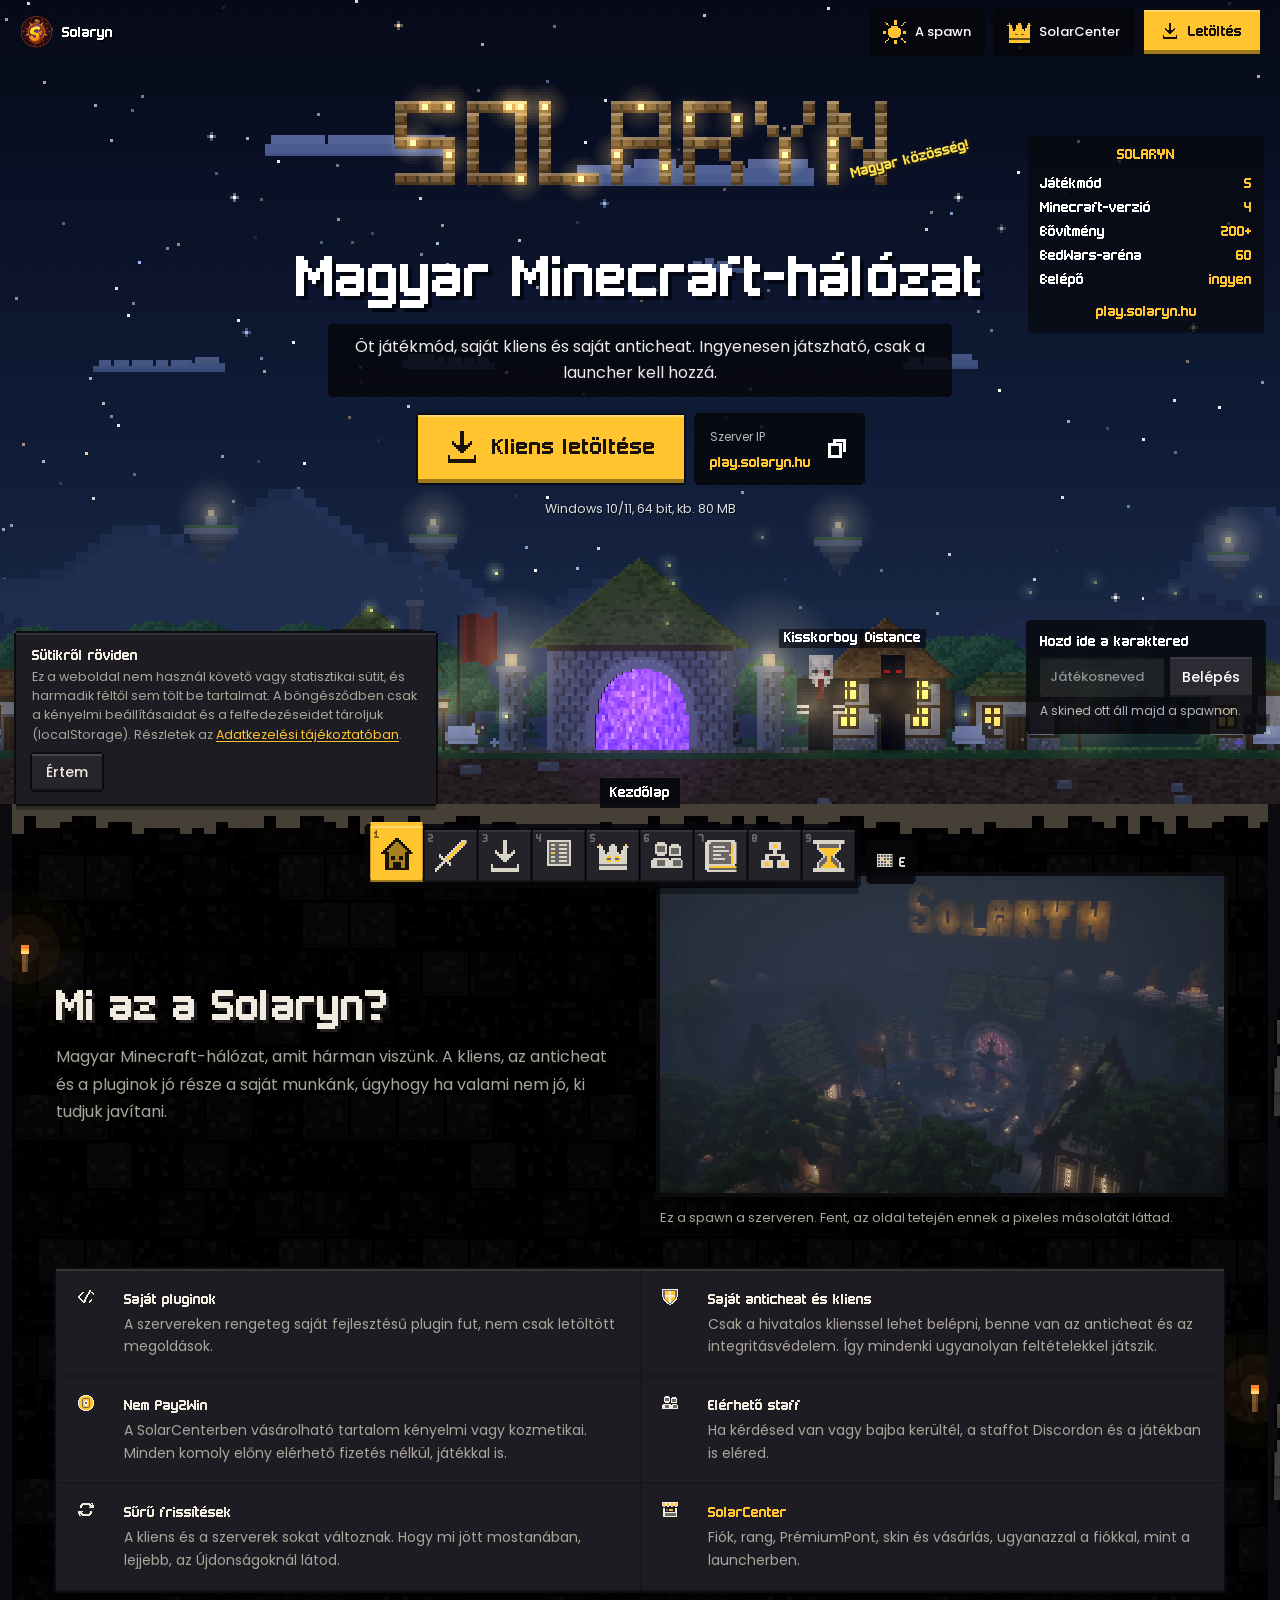
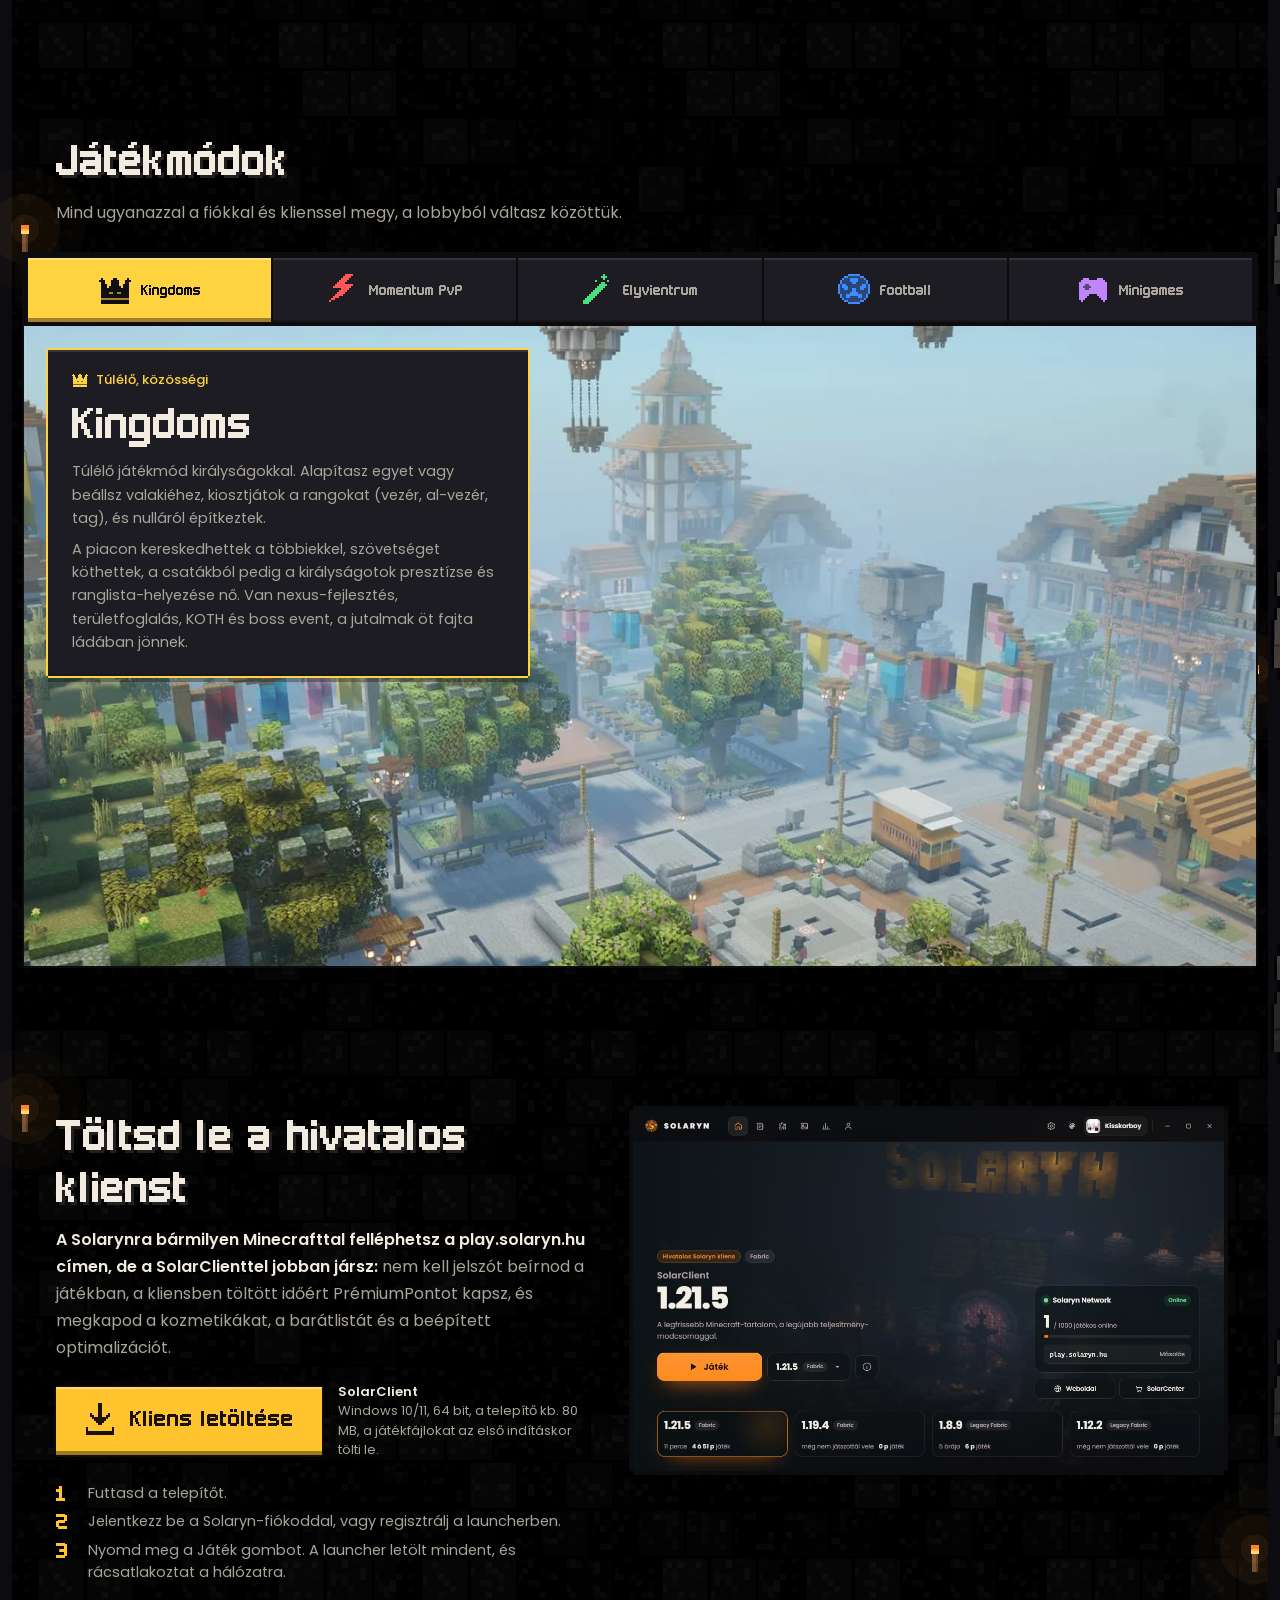
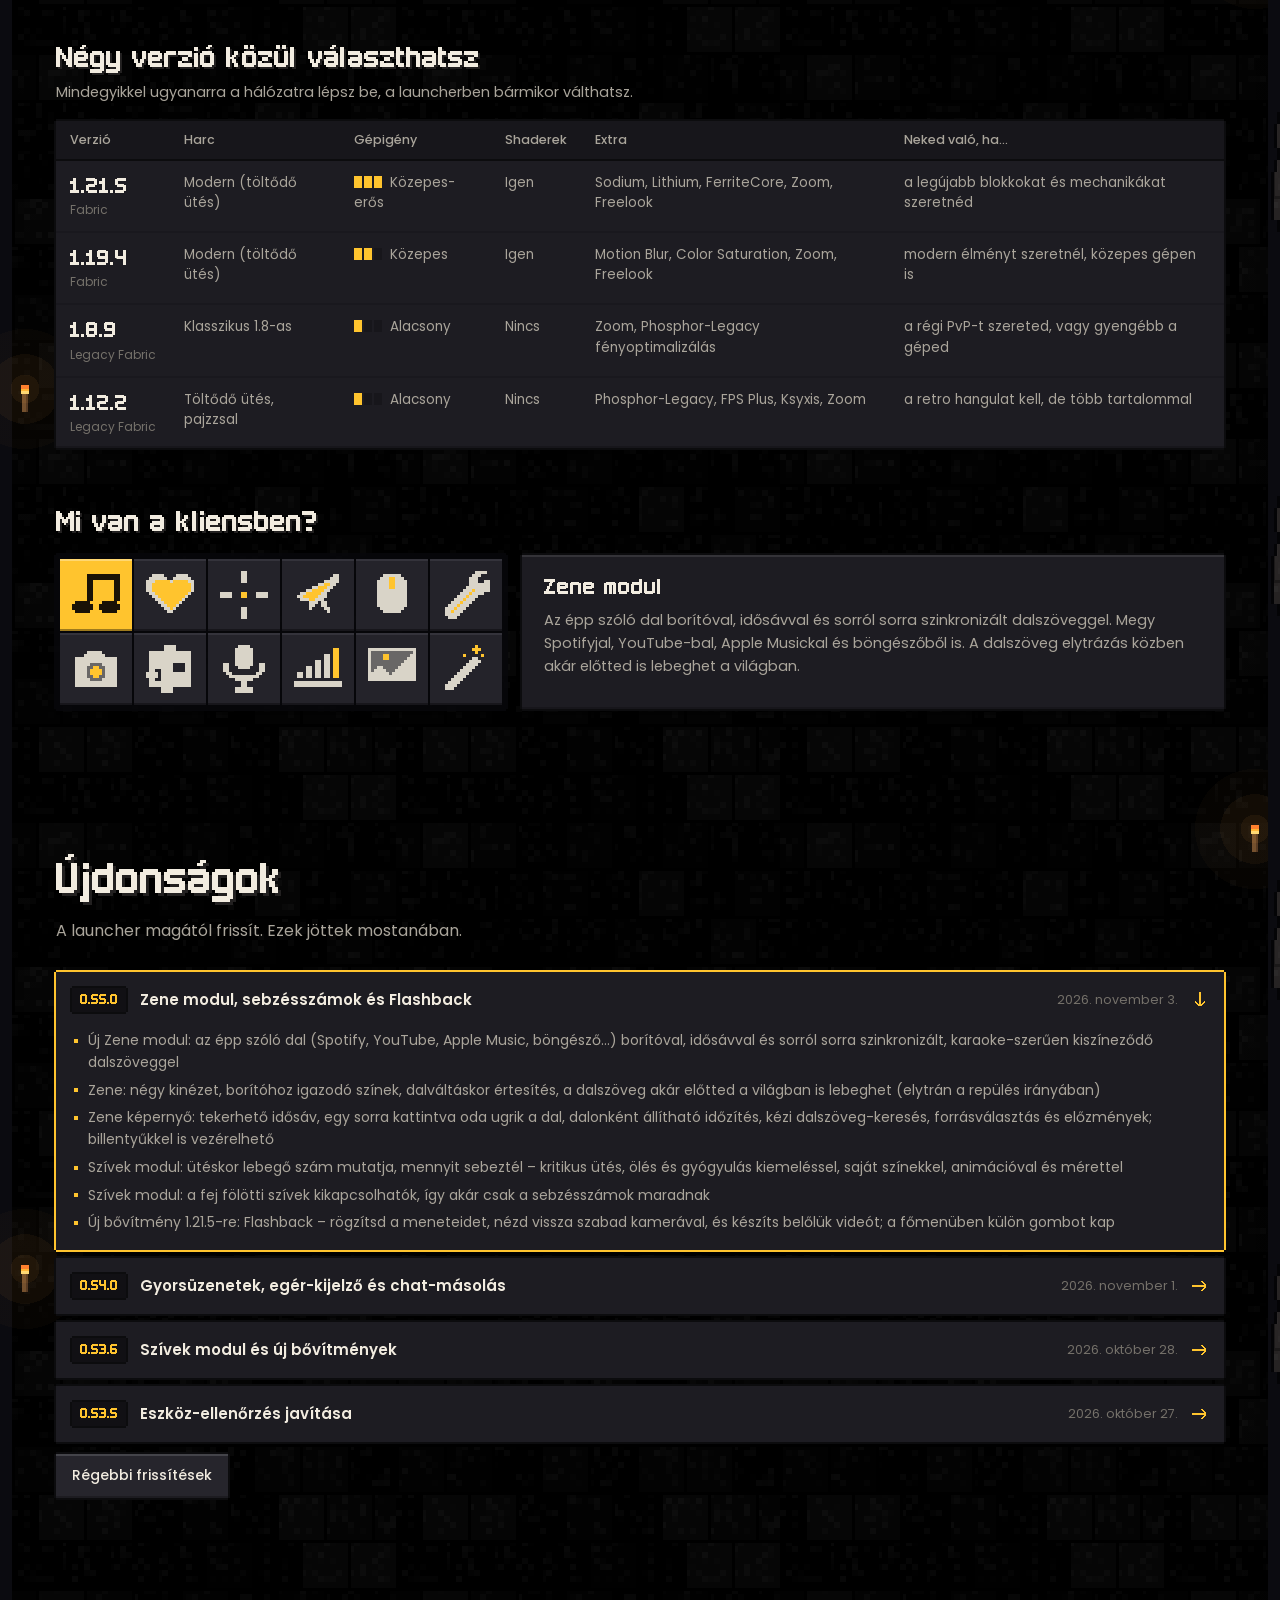
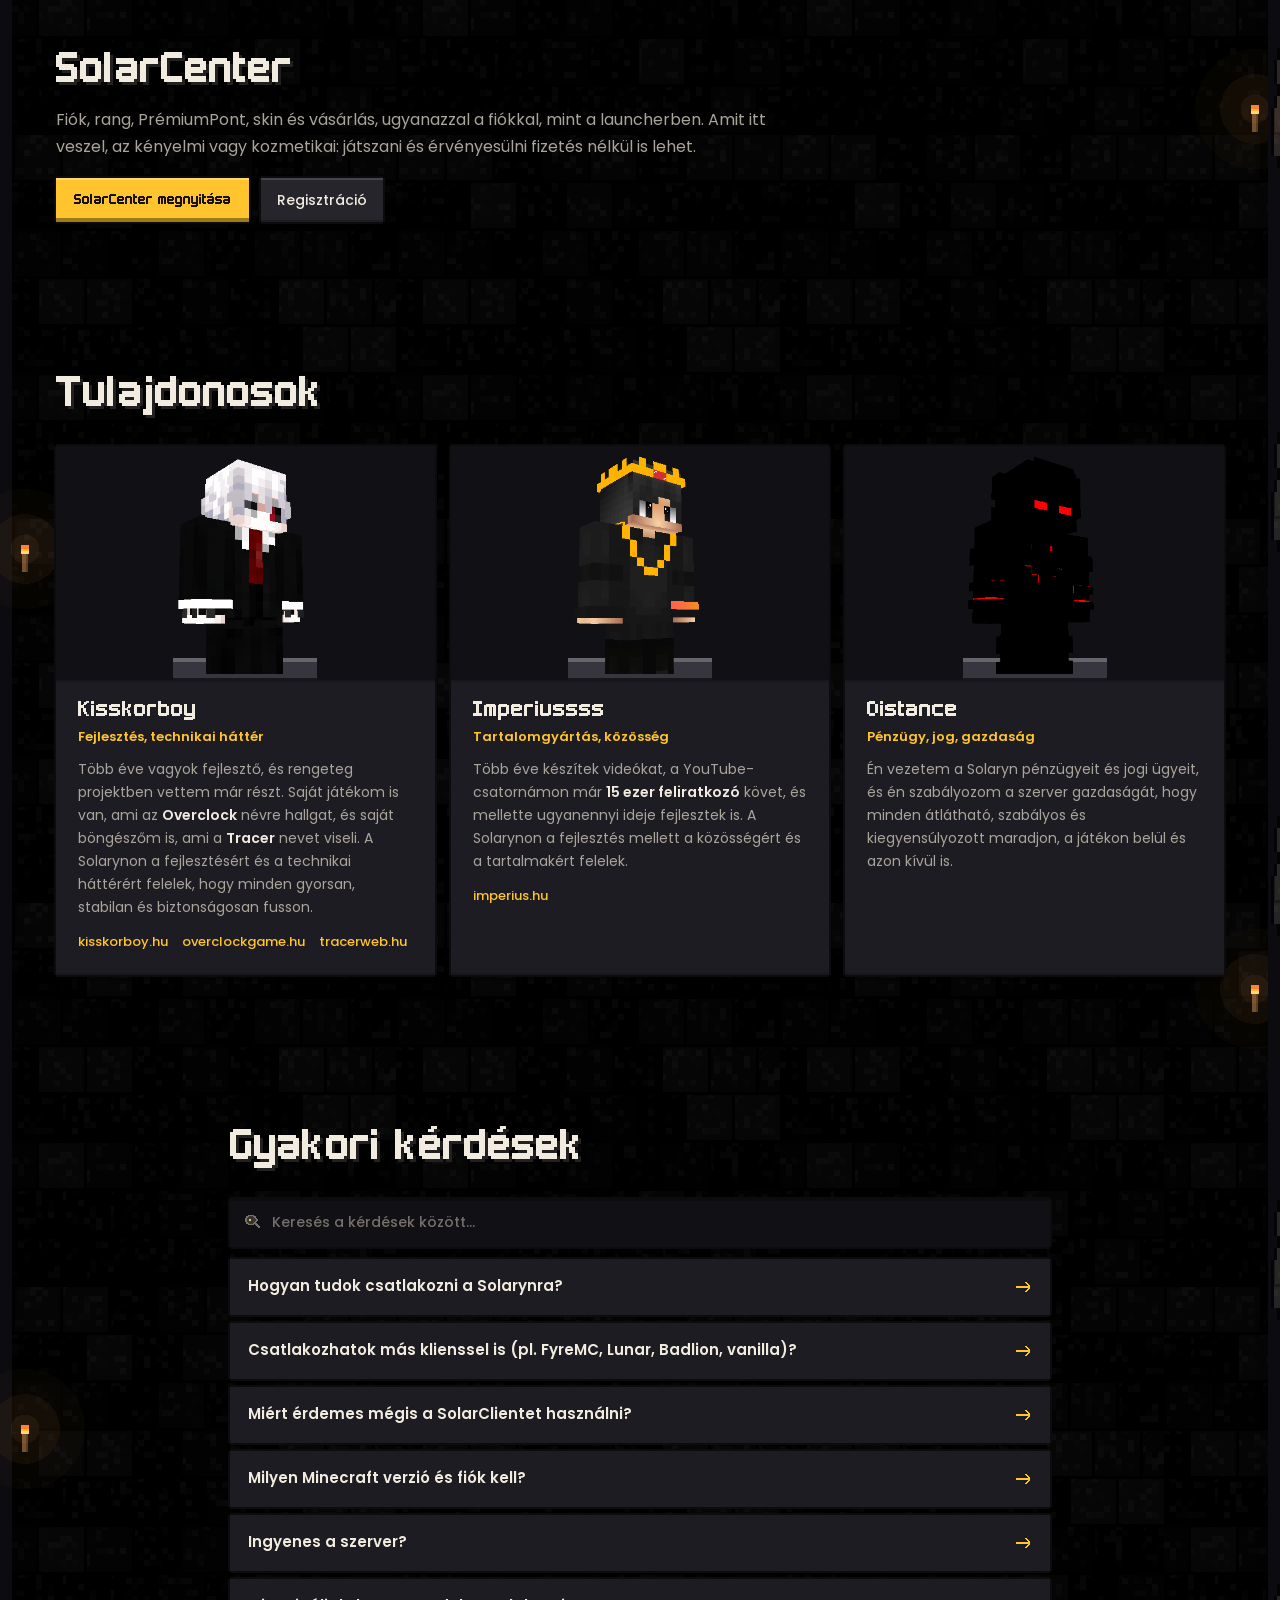
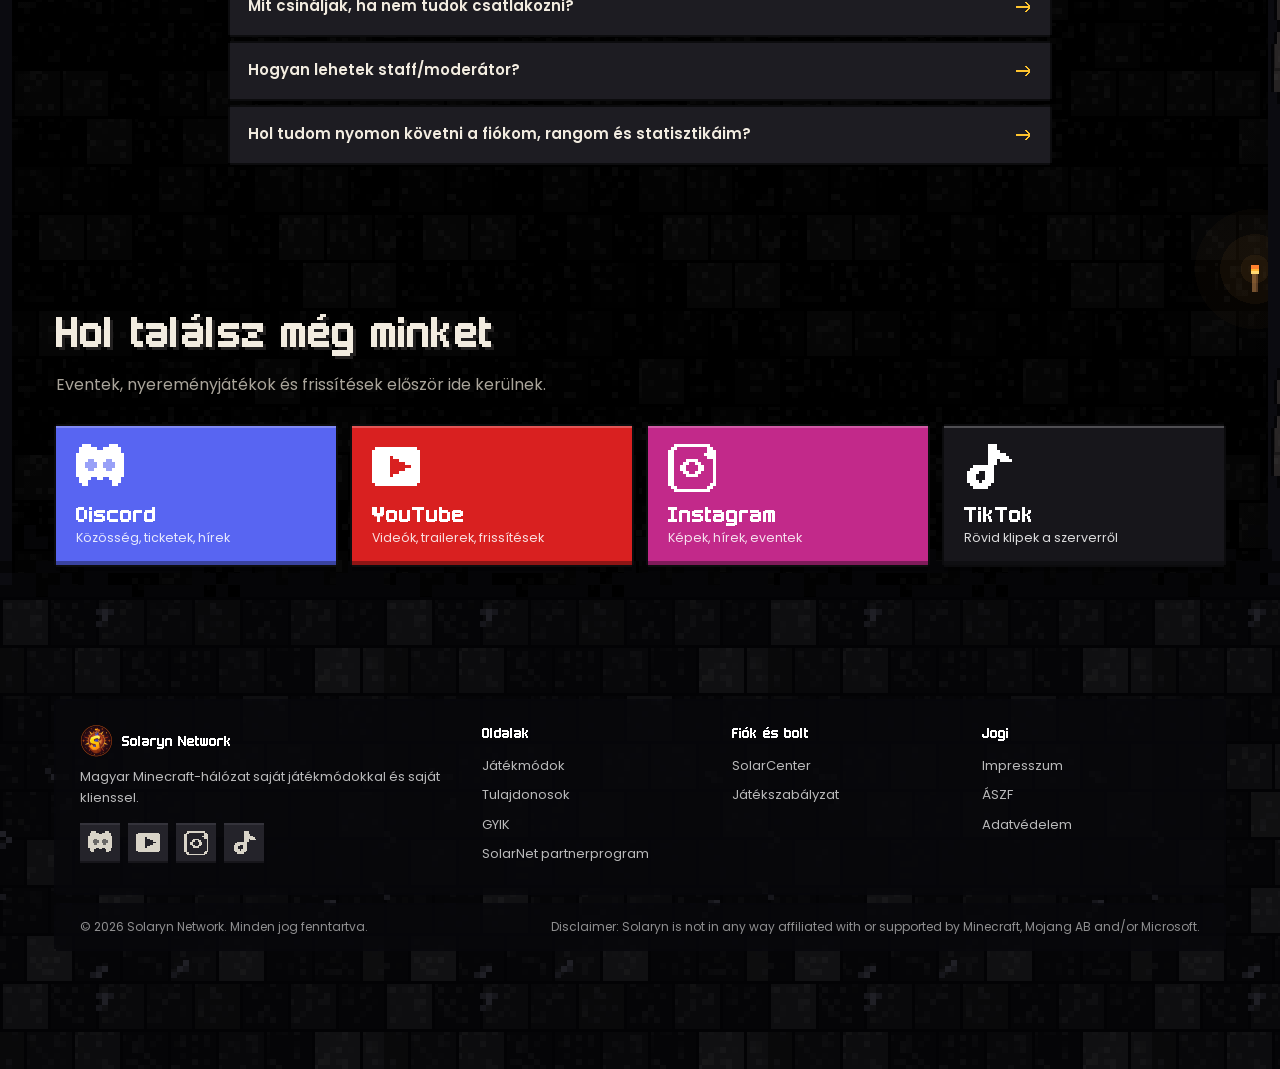
<file: index.html>
<!DOCTYPE html>
<html lang="hu">

<head>
    <meta charset="UTF-8">
    <meta http-equiv="Content-Security-Policy" content="default-src 'self'; script-src 'self'; style-src 'self' 'unsafe-inline'; img-src 'self' data: blob: https://api.solaryn.hu:25572; connect-src 'self' https://api.solaryn.hu:25572; font-src 'self'; frame-src 'none'; object-src 'none'; base-uri 'self'; form-action 'self'; upgrade-insecure-requests">
    <meta name="referrer" content="strict-origin-when-cross-origin">
    <meta name="viewport" content="width=device-width, initial-scale=1.0, viewport-fit=cover">

    <title>Solaryn Network - magyar Minecraft-hálózat</title>
    <meta name="description" content="Magyar Minecraft-hálózat öt játékmóddal, saját klienssel és saját anticheattel. Ingyenesen játszható, csak a launcher kell hozzá.">
    <meta name="author" content="Solaryn Network">
    <meta name="theme-color" content="#0e0e13">
    <meta name="color-scheme" content="dark light">
    <meta name="robots" content="index, follow, max-image-preview:large">
    <link rel="canonical" href="https://solaryn.hu/">

    <link rel="icon" type="image/png" href="assets/solaryn-icon.png?v=20261122">
    <link rel="apple-touch-icon" href="assets/solaryn-icon.png?v=20261122">
    <link rel="manifest" href="site.webmanifest">

    <meta property="og:type" content="website">
    <meta property="og:site_name" content="Solaryn Network">
    <meta property="og:locale" content="hu_HU">
    <meta property="og:url" content="https://solaryn.hu/">
    <meta property="og:title" content="Solaryn Network - magyar Minecraft-hálózat">
    <meta property="og:description" content="Magyar Minecraft-hálózat öt játékmóddal, saját klienssel és saját anticheattel. Ingyenesen játszható, csak a launcher kell hozzá.">
    <meta property="og:image" content="https://solaryn.hu/assets/og.png?v=20261122">
    <meta property="og:image:width" content="1200">
    <meta property="og:image:height" content="630">
    <meta property="og:image:alt" content="A Solaryn Network logója - Öt világ. Egy hálózat.">
    <meta name="twitter:card" content="summary_large_image">
    <meta name="twitter:title" content="Solaryn Network - magyar Minecraft-hálózat">
    <meta name="twitter:description" content="Magyar Minecraft-hálózat öt játékmóddal, saját klienssel és saját anticheattel. Ingyenesen játszható, csak a launcher kell hozzá.">
    <meta name="twitter:image" content="https://solaryn.hu/assets/og.png?v=20261122">

    <link rel="preload" as="font" href="assets/fonts/solaryn-block.woff" type="font/woff" crossorigin>
    <link rel="preconnect" href="https://api.solaryn.hu:25572">
    <link rel="stylesheet" href="block.css?v=20261106b">
    <link rel="stylesheet" href="home.css?v=20261106b">
    <script src="theme.js?v=20261106"></script>

    <script type="application/ld+json">
    {
      "@context": "https://schema.org",
      "@type": "WebSite",
      "name": "Solaryn Network",
      "url": "https://solaryn.hu/",
      "inLanguage": "hu",
      "publisher": {
        "@type": "Organization",
        "name": "Solaryn Network",
        "url": "https://solaryn.hu/",
        "logo": "https://solaryn.hu/assets/solaryn-icon.png?v=20261122",
        "sameAs": [
          "https://dc.solaryn.hu",
          "https://www.youtube.com/@SolarynNetwork",
          "https://www.instagram.com/solarynnetwork/",
          "https://www.tiktok.com/@solaryn.network"
        ]
      }
    }
    </script>
</head>

<body class="page-home" data-page="home" data-view="home" data-root="">
    <a class="skip-link" href="#rolunk">Ugrás a tartalomra</a>

    <div class="world" aria-hidden="true">
        <canvas id="worldSky"></canvas>
        <div class="world-under">
            <div class="stratum s-a"></div>
            <div class="stratum s-b"></div>
            <div class="stratum s-c"></div>
            <div class="shaft"><div class="shaft-top"></div></div>
            <div class="stratum s-bed"></div>
        </div>
    </div>

    <header class="topbar">
        <a href="#kezdolap" class="topbar-brand">
            <img src="assets/solaryn-icon.png?v=20261122" alt="" width="32" height="32">
            <span>Solaryn</span>
        </a>
        <div class="topbar-spacer"></div>
        <button type="button" class="chip" id="themeBtn" aria-label="Világválasztó"><span class="chip-ico"></span><span class="chip-label">Világok</span></button>
        <a href="https://center.solaryn.hu" class="chip chip-center"><span data-ico="crown"></span><span class="chip-label">SolarCenter</span></a>
        <a href="#kliens" class="btn btn-gold topbar-dl"><span data-ico="download"></span>Letöltés</a>
    </header>

    <main>
        <section id="kezdolap" class="hero" data-slot="kezdolap" data-label="Kezdőlap">
            <div class="hero-splash" id="heroSplash" aria-hidden="true"></div>
            <div class="hero-inner">
                <h1 class="hero-title"><span class="sr-only">Solaryn Network: </span>Magyar Minecraft-hálózat</h1>
                <p class="hero-lead">Öt játékmód, saját kliens és saját anticheat. Ingyenesen játszható, csak a launcher kell hozzá.</p>
                <div class="hero-actions">
                    <a class="btn btn-gold btn-big" data-download href="https://api.solaryn.hu:25572/updates/download-latest" rel="noopener"><span data-ico="download"></span>Kliens letöltése</a>
                    <button type="button" class="ip" data-ip aria-label="Szerver IP-cím másolása vágólapra">
                        <span class="ip-label">Szerver IP</span>
                        <span class="ip-value">play.solaryn.hu</span>
                        <span class="ip-ico" data-ico="copy"></span>
                    </button>
                </div>
                <p class="hero-meta" data-live="meta">Windows 10/11, 64 bit, kb. 80 MB</p>
            </div>

            <form class="hero-join" id="joinForm" autocomplete="off">
                <label for="joinName">Hozd ide a karaktered</label>
                <div class="join-row">
                    <input id="joinName" type="text" maxlength="16" placeholder="Játékosneved" spellcheck="false" aria-describedby="joinMsg">
                    <button type="submit" class="btn">Belépés</button>
                </div>
                <div class="join-sug" id="joinSug" role="listbox" hidden></div>
                <p class="join-msg" id="joinMsg" aria-live="polite">A skined ott áll majd a spawnon.</p>
            </form>
        </section>

        <aside class="board" aria-label="Solaryn számokban">
            <h2 class="board-title">SOLARYN</h2>
            <dl>
                <div><dt>Játékmód</dt><dd>5</dd></div>
                <div><dt>Minecraft-verzió</dt><dd>4</dd></div>
                <div><dt>Bővítmény</dt><dd>200+</dd></div>
                <div><dt>BedWars-aréna</dt><dd>60</dd></div>
                <div><dt>Belépő</dt><dd>ingyen</dd></div>
            </dl>
            <p class="board-ip">play.solaryn.hu</p>
        </aside>

        <section id="rolunk" class="sec" data-slot="kezdolap" data-label="Rólunk">
            <div class="wrap">
                <div class="about">
                    <div>
                        <h2 class="sec-title">Mi az a Solaryn?</h2>
                        <p class="sec-lead">Magyar Minecraft-hálózat, amit hárman viszünk. A kliens, az anticheat és a pluginok jó része a saját munkánk, úgyhogy ha valami nem jó, ki tudjuk javítani.</p>
                    </div>
                    <figure class="about-shot">
                        <picture><source srcset="assets/lobby.webp" type="image/webp"><img src="assets/lobby.jpg" alt="A Solaryn spawnja a szerveren, az égen a Solaryn felirattal" width="1920" height="1080" loading="lazy"></picture>
                        <figcaption>Ez a spawn a szerveren. Fent, az oldal tetején ennek a pixeles másolatát láttad.</figcaption>
                    </figure>
                </div>
                <div class="feats card">
                    <article class="feat"><span data-ico="code"></span><div><h3>Saját pluginok</h3><p>A szervereken rengeteg saját fejlesztésű plugin fut, nem csak letöltött megoldások.</p></div></article>
                    <article class="feat"><span data-ico="shield"></span><div><h3>Saját anticheat és kliens</h3><p>Csak a hivatalos klienssel lehet belépni, benne van az anticheat és az integritásvédelem. Így mindenki ugyanolyan feltételekkel játszik.</p></div></article>
                    <article class="feat"><span data-ico="coin"></span><div><h3>Nem Pay2Win</h3><p>A SolarCenterben vásárolható tartalom kényelmi vagy kozmetikai. Minden komoly előny elérhető fizetés nélkül, játékkal is.</p></div></article>
                    <article class="feat"><span data-ico="people"></span><div><h3>Elérhető staff</h3><p>Ha kérdésed van vagy bajba kerültél, a staffot Discordon és a játékban is eléred.</p></div></article>
                    <article class="feat"><span data-ico="refresh"></span><div><h3>Sűrű frissítések</h3><p>A kliens és a szerverek sokat változnak. Hogy mi jött mostanában, lejjebb, az Újdonságoknál látod.</p></div></article>
                    <a href="https://center.solaryn.hu" class="feat"><span data-ico="market"></span><div><h3>SolarCenter</h3><p>Fiók, rang, PrémiumPont, skin és vásárlás, ugyanazzal a fiókkal, mint a launcherben.</p></div></a>
                </div>
            </div>
        </section>

        <section id="jatekmodok" class="sec sec-modes" data-slot="jatekmodok" data-label="Játékmódok">
            <div class="wrap">
                <div class="sec-head">
                    <h2 class="sec-title">Játékmódok</h2>
                    <p class="sec-lead">Mind ugyanazzal a fiókkal és klienssel megy, a lobbyból váltasz közöttük.</p>
                </div>
            </div>

            <div class="modes" id="modes">
                <div class="modes-stage">
                    <article class="mode active" id="mode-kingdoms" role="tabpanel" aria-labelledby="tab-kingdoms" style="--c:#ffd23f">
                        <picture class="mode-shot"><source srcset="assets/kingdoms.webp" type="image/webp"><img src="assets/kingdoms.jpg" alt="A Kingdoms spawnja" width="1400" height="788" loading="lazy"></picture>
                        <div class="mode-body">
                            <p class="mode-tag" data-ico="crown">Túlélő, közösségi</p>
                            <h3 class="mode-name">Kingdoms</h3>
                            <p>Túlélő játékmód királyságokkal. Alapítasz egyet vagy beállsz valakiéhez, kiosztjátok a rangokat (vezér, al-vezér, tag), és nulláról építkeztek.</p>
                            <p>A piacon kereskedhettek a többiekkel, szövetséget köthettek, a csatákból pedig a királyságotok presztízse és ranglista-helyezése nő. Van nexus-fejlesztés, területfoglalás, KOTH és boss event, a jutalmak öt fajta ládában jönnek.</p>
                        </div>
                    </article>
                    <article class="mode" id="mode-momentum" role="tabpanel" aria-labelledby="tab-momentum" style="--c:#ff5757">
                        <picture class="mode-shot"><source srcset="assets/momentum.webp" type="image/webp"><img src="assets/momentum.jpg" alt="A Momentum PvP spawnja" width="1400" height="788" loading="lazy"></picture>
                        <div class="mode-body">
                            <p class="mode-tag" data-ico="bolt">PvP, mozgás-alapú</p>
                            <h3 class="mode-name">Momentum PvP</h3>
                            <p>PvP, ahol a mozgás legalább annyit számít, mint a kard. Választasz egy kasztot (kitet), mindegyiknek saját aktív és passzív képessége van.</p>
                            <p>Aktívból van Sebességlöket, Láthatatlanság, Erőlöket, Védelmi löket, Égbetörés, Üstökös-zuhanás és Lökéshullám. Passzívból többek között Falfutás, Ugrásnövelés, Elnyelő pajzs és Kombó-roham. Minden kit máshogy játszik.</p>
                        </div>
                    </article>
                    <article class="mode" id="mode-elyvientrum" role="tabpanel" aria-labelledby="tab-elyvientrum" style="--c:#4ade80">
                        <picture class="mode-shot"><source srcset="assets/elyvientrum.webp" type="image/webp"><img src="assets/elyvientrum.jpg" alt="Az Elyvientrum spawnja" width="1400" height="788" loading="lazy"></picture>
                        <div class="mode-body">
                            <p class="mode-tag" data-ico="wand">RPG, dungeonök</p>
                            <h3 class="mode-name">Elyvientrum</h3>
                            <p>RPG a hálózaton belül: egyedi dungeonök, questek és kasztok, amiket egyre erősebb varázslatokkal fejlesztesz.</p>
                            <p>Minden varázslat és képesség manából megy, szóval érdemes beosztani. A dungeonök végén bossok várnak, egyedül vagy csapatban is nekik mehetsz, és ha inkább játékosokkal harcolnál, PvP is van.</p>
                        </div>
                    </article>
                    <article class="mode" id="mode-foci" role="tabpanel" aria-labelledby="tab-foci" style="--c:#3d8bff">
                        <picture class="mode-shot"><source srcset="assets/foci.webp" type="image/webp"><img src="assets/foci.jpg" alt="A Football pálya" width="1400" height="788" loading="lazy"></picture>
                        <div class="mode-body">
                            <p class="mode-tag" data-ico="ball">Csapatsport, meccsek</p>
                            <h3 class="mode-name">Football</h3>
                            <p>Foci Minecraftban: két csapat, egy pálya és egy fizikailag szimulált labda.</p>
                            <p>Meccsenként kapsz egy Gyorsulás-képességet rövid visszatöltéssel, ezzel érhetsz oda előbb a labdához. A gólok, meccsek és győzelmek bekerülnek a statisztikádba, az eredmények pedig kimennek a Discordra is.</p>
                        </div>
                    </article>
                    <article class="mode" id="mode-minigames" role="tabpanel" aria-labelledby="tab-minigames" style="--c:#c084fc">
                        <picture class="mode-shot"><source srcset="assets/minigames.webp" type="image/webp"><img src="assets/minigames.jpg" alt="A Minigames lobby" width="1400" height="788" loading="lazy"></picture>
                        <div class="mode-body">
                            <p class="mode-tag" data-ico="gamepad">Szezonális, minijátékok</p>
                            <h3 class="mode-name">Minigames</h3>
                            <p>Szezonális játékok, időszakonként cserélődnek. Most a BedWars megy: 15 pálya szóló, duó, trió és négyes módban, összesen 60 aréna.</p>
                            <p>Később jönnek más klasszikusok és saját ötletek is. Egyedül vagy a barátaiddal is beugorhatsz egy gyors körre.</p>
                        </div>
                    </article>
                    <canvas class="modes-wipe" aria-hidden="true"></canvas>
                </div>
                <div class="modes-tabs" role="tablist" aria-label="Játékmódok">
                    <button type="button" class="mode-tab active" id="tab-kingdoms" role="tab" aria-selected="true" aria-controls="mode-kingdoms" data-mode="kingdoms" style="--c:#ffd23f"><span data-ico="crown"></span><b>Kingdoms</b></button>
                    <button type="button" class="mode-tab" id="tab-momentum" role="tab" aria-selected="false" aria-controls="mode-momentum" data-mode="momentum" style="--c:#ff5757" tabindex="-1"><span data-ico="bolt"></span><b>Momentum PvP</b></button>
                    <button type="button" class="mode-tab" id="tab-elyvientrum" role="tab" aria-selected="false" aria-controls="mode-elyvientrum" data-mode="elyvientrum" style="--c:#4ade80" tabindex="-1"><span data-ico="wand"></span><b>Elyvientrum</b></button>
                    <button type="button" class="mode-tab" id="tab-foci" role="tab" aria-selected="false" aria-controls="mode-foci" data-mode="foci" style="--c:#3d8bff" tabindex="-1"><span data-ico="ball"></span><b>Football</b></button>
                    <button type="button" class="mode-tab" id="tab-minigames" role="tab" aria-selected="false" aria-controls="mode-minigames" data-mode="minigames" style="--c:#c084fc" tabindex="-1"><span data-ico="gamepad"></span><b>Minigames</b></button>
                </div>
            </div>
        </section>

        <section id="kliens" class="sec" data-slot="kliens" data-label="Kliens">
            <div class="wrap">
                <div class="client">
                    <div class="client-copy">
                        <h2 class="sec-title">Töltsd le a hivatalos klienst</h2>
                        <p class="sec-lead"><strong>A Solarynra bármilyen Minecrafttal felléphetsz a play.solaryn.hu címen, de a SolarClienttel jobban jársz:</strong> nem kell jelszót beírnod a játékban, a kliensben töltött időért PrémiumPontot kapsz, és megkapod a kozmetikákat, a barátlistát és a beépített optimalizációt.</p>
                        <div class="client-dl">
                            <a class="btn btn-gold btn-big" data-download href="https://api.solaryn.hu:25572/updates/download-latest" rel="noopener"><span data-ico="download"></span>Kliens letöltése</a>
                            <p class="client-note"><b data-live="version">SolarClient</b><br><span data-live="details">Windows 10/11, 64 bit, a telepítő kb. 80 MB, a játékfájlokat az első indításkor tölti le.</span></p>
                        </div>
                        <ol class="howto">
                            <li>Futtasd a telepítőt.</li>
                            <li>Jelentkezz be a Solaryn-fiókoddal, vagy regisztrálj a launcherben.</li>
                            <li>Nyomd meg a Játék gombot. A launcher letölt mindent, és rácsatlakoztat a hálózatra.</li>
                        </ol>
                    </div>
                    <figure class="client-shot">
                        <div class="client-window"><img src="assets/launcher-preview.jpg" alt="A Solaryn Launcher kezdőlapja" width="1180" height="720" loading="lazy"></div>
                    </figure>
                </div>

                <div class="sub-head">
                    <h3 class="sub-title">Négy verzió közül választhatsz</h3>
                    <p>Mindegyikkel ugyanarra a hálózatra lépsz be, a launcherben bármikor válthatsz.</p>
                </div>
                <div class="vers card">
                    <table>
                        <thead><tr><th scope="col">Verzió</th><th scope="col">Harc</th><th scope="col">Gépigény</th><th scope="col">Shaderek</th><th scope="col">Extra</th><th scope="col">Neked való, ha...</th></tr></thead>
                        <tbody>
                            <tr><th scope="row"><b class="ver-n">1.21.5</b><span class="ver-b">Fabric</span></th><td data-th="Harc">Modern (töltődő ütés)</td><td data-th="Gépigény"><span class="meter" data-level="3"><i></i><i></i><i></i></span> Közepes-erős</td><td data-th="Shaderek">Igen</td><td data-th="Extra">Sodium, Lithium, FerriteCore, Zoom, Freelook</td><td data-th="Neked való, ha...">a legújabb blokkokat és mechanikákat szeretnéd</td></tr>
                            <tr><th scope="row"><b class="ver-n">1.19.4</b><span class="ver-b">Fabric</span></th><td data-th="Harc">Modern (töltődő ütés)</td><td data-th="Gépigény"><span class="meter" data-level="2"><i></i><i></i><i></i></span> Közepes</td><td data-th="Shaderek">Igen</td><td data-th="Extra">Motion Blur, Color Saturation, Zoom, Freelook</td><td data-th="Neked való, ha...">modern élményt szeretnél, közepes gépen is</td></tr>
                            <tr><th scope="row"><b class="ver-n">1.8.9</b><span class="ver-b">Legacy Fabric</span></th><td data-th="Harc">Klasszikus 1.8-as</td><td data-th="Gépigény"><span class="meter" data-level="1"><i></i><i></i><i></i></span> Alacsony</td><td data-th="Shaderek">Nincs</td><td data-th="Extra">Zoom, Phosphor-Legacy fényoptimalizálás</td><td data-th="Neked való, ha...">a régi PvP-t szereted, vagy gyengébb a géped</td></tr>
                            <tr><th scope="row"><b class="ver-n">1.12.2</b><span class="ver-b">Legacy Fabric</span></th><td data-th="Harc">Töltődő ütés, pajzzsal</td><td data-th="Gépigény"><span class="meter" data-level="1"><i></i><i></i><i></i></span> Alacsony</td><td data-th="Shaderek">Nincs</td><td data-th="Extra">Phosphor-Legacy, FPS Plus, Ksyxis, Zoom</td><td data-th="Neked való, ha...">a retro hangulat kell, de több tartalommal</td></tr>
                        </tbody>
                    </table>
                </div>

                <div class="sub-head">
                    <h3 class="sub-title">Mi van a kliensben?</h3>
                </div>
                <div class="inv" id="inv">
                    <ul class="inv-grid">
                        <li><button type="button" class="inv-slot" data-ico="music" aria-label="Zene modul"></button><div class="inv-text"><h4>Zene modul</h4><p>Az épp szóló dal borítóval, idősávval és sorról sorra szinkronizált dalszöveggel. Megy Spotifyjal, YouTube-bal, Apple Musickal és böngészőből is. A dalszöveg elytrázás közben akár előtted is lebeghet a világban.</p></div></li>
                        <li><button type="button" class="inv-slot" data-ico="heart" aria-label="Szívek és sebzésszámok"></button><div class="inv-text"><h4>Szívek és sebzésszámok</h4><p>Az élet a fejek fölött szívekként vagy számmal. Ütéskor lebegő szám mutatja, mennyit sebeztél, saját színekkel, kritikus ütésnél és ölésnél kiemelve.</p></div></li>
                        <li><button type="button" class="inv-slot" data-ico="target" aria-label="Saját célkereszt"></button><div class="inv-text"><h4>Saját célkereszt</h4><p>Rajzold meg egy 17×17-es rácson. Van radír, tükrözés, minták és előnézet.</p></div></li>
                        <li><button type="button" class="inv-slot" data-ico="send" aria-label="Gyorsüzenetek"></button><div class="inv-text"><h4>Gyorsüzenetek</h4><p>Egy gombhoz, akár az egér oldalgombjaihoz kész üzenetet vagy parancsot rendelhetsz.</p></div></li>
                        <li><button type="button" class="inv-slot" data-ico="mouse" aria-label="Billentyű- és egér-kijelző"></button><div class="inv-text"><h4>Billentyű- és egér-kijelző</h4><p>Mutatja a lenyomott gombokat, és azt is, merre mozgatod az egeret.</p></div></li>
                        <li><button type="button" class="inv-slot" data-ico="wrench" aria-label="HUD-szerkesztő"></button><div class="inv-text"><h4>HUD-szerkesztő</h4><p>Minden modult oda teszel, ahová akarod, és újraindítás után is ott marad.</p></div></li>
                        <li><button type="button" class="inv-slot" data-ico="camera" aria-label="Flashback és Replay Mod"></button><div class="inv-text"><h4>Flashback és Replay Mod</h4><p>Rögzítsd a meneteidet, nézd vissza szabad kamerával, és vágj belőlük videót.</p></div></li>
                        <li><button type="button" class="inv-slot" data-ico="puzzle" aria-label="Bővítmények"></button><div class="inv-text"><h4>Több mint 200 bővítmény</h4><p>Modok, textúracsomagok és shaderek, a launcherből telepítve. Ha kettő nem megy együtt, a launcher szól.</p></div></li>
                        <li><button type="button" class="inv-slot" data-ico="mic" aria-label="Hangchat és fordító"></button><div class="inv-text"><h4>Hangchat és fordító</h4><p>A Simple Voice Chat és a Translator bővítményként telepíthető.</p></div></li>
                        <li><button type="button" class="inv-slot" data-ico="chart" aria-label="Statisztikák"></button><div class="inv-text"><h4>Statisztikák</h4><p>Játékidő, sorozatok, napszak- és napi bontás, jelvények a launcherben.</p></div></li>
                        <li><button type="button" class="inv-slot" data-ico="image" aria-label="Galéria és naplónéző"></button><div class="inv-text"><h4>Galéria és naplónéző</h4><p>A képernyőképeid egy helyen. A naplóban a kényes adatok automatikusan el vannak rejtve.</p></div></li>
                        <li><button type="button" class="inv-slot" data-ico="wand" aria-label="Beállító varázsló"></button><div class="inv-text"><h4>Beállító varázsló</h4><p>Első indításkor előnézetekkel segít választani: verzió, HUD-modulok, kliensszín, teljesítmény.</p></div></li>
                    </ul>
                    <div class="inv-detail card" id="invDetail" aria-live="polite"></div>
                </div>
            </div>
        </section>

        <section id="ujdonsagok" class="sec" data-slot="ujdonsagok" data-label="Újdonságok">
            <div class="wrap">
                <div class="sec-head">
                    <h2 class="sec-title">Újdonságok</h2>
                    <p class="sec-lead">A launcher magától frissít. Ezek jöttek mostanában.</p>
                </div>
                <div class="log" id="changelog">
                    <p class="log-empty">A frissítési napló a launcherben is elérhető.</p>
                </div>
                <button type="button" class="btn log-more" id="changelogMore" hidden>Régebbi frissítések</button>
            </div>
        </section>

        <section id="solarcenter" class="sec" data-slot="solarcenter" data-label="SolarCenter">
            <div class="wrap">
                <div class="center-grid">
                    <div>
                        <h2 class="sec-title">SolarCenter</h2>
                        <p class="sec-lead">Fiók, rang, PrémiumPont, skin és vásárlás, ugyanazzal a fiókkal, mint a launcherben. Amit itt veszel, az kényelmi vagy kozmetikai: játszani és érvényesülni fizetés nélkül is lehet.</p>
                        <div class="center-cta">
                            <a href="https://center.solaryn.hu" class="btn btn-gold">SolarCenter megnyitása</a>
                            <a href="https://center.solaryn.hu/?register=1" class="btn">Regisztráció</a>
                        </div>
                    </div>
                    <div class="center-live" id="bundleSlot" hidden></div>
                </div>
                <div class="ranks" id="ranks" hidden></div>
            </div>
        </section>

        <section id="csapat" class="sec" data-slot="csapat" data-label="Csapat">
            <div class="wrap">
                <div class="sec-head">
                    <h2 class="sec-title">Tulajdonosok</h2>
                </div>
                <div class="team">
                    <article class="member card">
                        <div class="member-stage"><canvas data-skin="assets/team/kisskorboy.png" width="300" height="400" aria-label="Kisskorboy karaktere, húzással forgatható"></canvas></div>
                        <h3 class="member-name"><a href="https://kisskorboy.hu" target="_blank" rel="noopener">Kisskorboy</a></h3>
                        <p class="member-role">Fejlesztés, technikai háttér</p>
                        <p class="member-bio">Több éve vagyok fejlesztő, és rengeteg projektben vettem már részt. Saját játékom is van, ami az <strong>Overclock</strong> névre hallgat, és saját böngészőm is, ami a <strong>Tracer</strong> nevet viseli. A Solarynon a fejlesztésért és a technikai háttérért felelek, hogy minden gyorsan, stabilan és biztonságosan fusson.</p>
                        <div class="member-links">
                            <a href="https://kisskorboy.hu" target="_blank" rel="noopener">kisskorboy.hu</a>
                            <a href="https://overclockgame.hu" target="_blank" rel="noopener">overclockgame.hu</a>
                            <a href="https://tracerweb.hu" target="_blank" rel="noopener">tracerweb.hu</a>
                        </div>
                    </article>
                    <article class="member card">
                        <div class="member-stage"><canvas data-skin="assets/team/imperiussss.png" width="300" height="400" aria-label="Imperiussss karaktere, húzással forgatható"></canvas></div>
                        <h3 class="member-name"><a href="https://imperius.hu" target="_blank" rel="noopener">Imperiussss</a></h3>
                        <p class="member-role">Tartalomgyártás, közösség</p>
                        <p class="member-bio">Több éve készítek videókat, a YouTube-csatornámon már <strong>15 ezer feliratkozó</strong> követ, és mellette ugyanennyi ideje fejlesztek is. A Solarynon a fejlesztés mellett a közösségért és a tartalmakért felelek.</p>
                        <div class="member-links">
                            <a href="https://imperius.hu" target="_blank" rel="noopener">imperius.hu</a>
                        </div>
                    </article>
                    <article class="member card">
                        <div class="member-stage"><canvas data-skin="assets/team/distance.png" width="300" height="400" aria-label="Distance karaktere, húzással forgatható"></canvas></div>
                        <h3 class="member-name">Distance</h3>
                        <p class="member-role">Pénzügy, jog, gazdaság</p>
                        <p class="member-bio">Én vezetem a Solaryn pénzügyeit és jogi ügyeit, és én szabályozom a szerver gazdaságát, hogy minden átlátható, szabályos és kiegyensúlyozott maradjon, a játékon belül és azon kívül is.</p>
                    </article>
                </div>
            </div>
        </section>

        <section id="gyik" class="sec" data-slot="gyik" data-label="GYIK">
            <div class="wrap wrap-narrow">
                <div class="sec-head">
                    <h2 class="sec-title">Gyakori kérdések</h2>
                </div>
                <label class="faq-search">
                    <span class="sr-only">Keresés a kérdések között</span>
                    <span data-ico="search"></span>
                    <input type="search" id="faqSearch" placeholder="Keresés a kérdések között..." autocomplete="off">
                </label>
                <div class="faq-list" id="faqList">
                    <details class="faq-item" name="gyik"><summary>Hogyan tudok csatlakozni a Solarynra?<span data-ico="arrow"></span></summary><p>Kétféleképpen. <strong>SolarClienttel:</strong> töltsd le a launchert, jelentkezz be a Solaryn-fiókoddal, és nyomd meg a Játék gombot, minden mást elintéz. <strong>Bármilyen más Minecrafttal</strong> (eredeti, tört, Lunar stb.): add hozzá a <strong>play.solaryn.hu</strong> szervert, és lépj fel. Ha már van SolarCenter-fiókod, ugyanazzal a névvel lépj fel, és írd be a chatbe a jelszavadat (ha bekapcsoltad, utána a kétlépcsős kódot és a biztonsági kódot is). Ha új vagy, a játékban is regisztrálhatsz: a <strong>/register &lt;jelszó&gt; &lt;jelszó&gt;</strong> paranccsal játékbeli fiókot kapsz, amit később a SolarCenterben ugyanazzal a névvel Solaryn-fiókká véglegesíthetsz.</p></details>
                    <details class="faq-item" name="gyik"><summary>Csatlakozhatok más klienssel is (pl. FyreMC, Lunar, Badlion, vanilla)?<span data-ico="arrow"></span></summary><p><strong>Igen.</strong> A play.solaryn.hu címen bármilyen, csalásra nem alkalmas Minecraft-klienssel felléphetsz (eredetivel és törttel is). A fiókodat a játékosneved azonosítja: SolarCenter-fiókkal a Center-jelszavadat írod be a chatbe, új névvel pedig a játékban regisztrálhatsz (/register). A szervereken saját anticheat (Eclipse) fut, a csaló kliensek használata ugyanúgy kitiltással jár.</p></details>
                    <details class="faq-item" name="gyik"><summary>Miért érdemes mégis a SolarClientet használni?<span data-ico="arrow"></span></summary><p>A kliensben nem kell jelszót beírnod a játékban, a SolarClienttel töltött időért és a kliens-jutalmakért PrémiumPontot kapsz (ezeket a launcher Statisztika lapján látod), és csak itt működnek a kozmetikák, a barátlista, a jelvények és a beépített optimalizáció.</p></details>
                    <details class="faq-item" name="gyik"><summary>Milyen Minecraft verzió és fiók kell?<span data-ico="arrow"></span></summary><p>A SolarClient launcher feltelepíti a megfelelő verziót és a szükséges modokat. Más klienssel 1.8-tól a legújabb verzióig bármelyikkel csatlakozhatsz (a legjobb élményt a legújabb verzió adja). Mindkét esetben egy Solaryn-fiók kell, amit ingyen regisztrálhatsz a SolarCenterben.</p></details>
                    <details class="faq-item" name="gyik"><summary>Ingyenes a szerver?<span data-ico="arrow"></span></summary><p>Igen, teljesen ingyenes és nem pay2win. A SolarCenterben vehetsz rangot, kozmetikát és PrémiumPontot, de ezek csak kényelmi vagy kozmetikai előnyök. Fizetés nélkül, játékkal is érvényesülhetsz.</p></details>
                    <details class="faq-item" name="gyik"><summary>Mit csináljak, ha nem tudok csatlakozni?<span data-ico="arrow"></span></summary><p>Nézd meg, hogy a launcher legfrissebb verzióját használod-e, indítsd újra, és ellenőrizd az internetkapcsolatod. Ha így sem megy, keress minket a Discordon.</p></details>
                    <details class="faq-item" name="gyik"><summary>Hogyan lehetek staff/moderátor?<span data-ico="arrow"></span></summary><p>A tagfelvétel időszakos, a Discordon hirdetjük meg, úgyhogy ott figyeld a bejelentéseket.</p></details>
                    <details class="faq-item" name="gyik"><summary>Hol tudom nyomon követni a fiókom, rangom és statisztikáim?<span data-ico="arrow"></span></summary><p>A SolarCenterben. Ott van a rangod, a PrémiumPont-egyenleged, a játékidőd, a barátaid és a jelvényeid.</p></details>
                </div>
                <p class="faq-none" id="faqNone" hidden>Erre nincs kész válaszunk. Kérdezz minket a <a class="link" href="https://dc.solaryn.hu" target="_blank" rel="noopener">Discordon</a>.</p>
            </div>
        </section>

        <section id="kozosseg" class="sec sec-community" data-slot="gyik" data-label="Közösség">
            <div class="wrap">
                <div class="sec-head">
                    <h2 class="sec-title">Hol találsz még minket</h2>
                    <p class="sec-lead">Eventek, nyereményjátékok és frissítések először ide kerülnek.</p>
                </div>
                <div class="socials">
                    <a href="https://dc.solaryn.hu" class="social social-discord" target="_blank" rel="noopener"><span data-ico="discord"></span><b>Discord</b><small>Közösség, ticketek, hírek</small></a>
                    <a href="https://www.youtube.com/@SolarynNetwork" class="social social-youtube" target="_blank" rel="noopener"><span data-ico="youtube"></span><b>YouTube</b><small>Videók, trailerek, frissítések</small></a>
                    <a href="https://www.instagram.com/solarynnetwork/" class="social social-instagram" target="_blank" rel="noopener"><span data-ico="instagram"></span><b>Instagram</b><small>Képek, hírek, eventek</small></a>
                    <a href="https://www.tiktok.com/@solaryn.network" class="social social-tiktok" target="_blank" rel="noopener"><span data-ico="tiktok"></span><b>TikTok</b><small>Rövid klipek a szerverről</small></a>
                </div>
            </div>
        </section>
    </main>

    <footer class="foot" data-slot="gyik" data-label="Alapkőzet">
        <div class="wrap">
            <div class="foot-grid">
                <div>
                    <a href="#kezdolap" class="foot-brand"><img src="assets/solaryn-icon.png?v=20261122" alt="" width="32" height="32">Solaryn Network</a>
                    <p>Magyar Minecraft-hálózat saját játékmódokkal és saját klienssel.</p>
                    <div class="foot-social">
                        <a href="https://dc.solaryn.hu" target="_blank" rel="noopener" aria-label="Discord" data-ico="discord"></a>
                        <a href="https://www.youtube.com/@SolarynNetwork" target="_blank" rel="noopener" aria-label="YouTube" data-ico="youtube"></a>
                        <a href="https://www.instagram.com/solarynnetwork/" target="_blank" rel="noopener" aria-label="Instagram" data-ico="instagram"></a>
                        <a href="https://www.tiktok.com/@solaryn.network" target="_blank" rel="noopener" aria-label="TikTok" data-ico="tiktok"></a>
                    </div>
                </div>
                <div class="foot-col">
                    <h3>Oldalak</h3>
                    <a href="#jatekmodok">Játékmódok</a>
                    <a href="#csapat">Tulajdonosok</a>
                    <a href="#gyik">GYIK</a>
                    <a href="solarnet/">SolarNet partnerprogram</a>
                </div>
                <div class="foot-col">
                    <h3>Fiók és bolt</h3>
                    <a href="https://center.solaryn.hu">SolarCenter</a>
                    <a href="szabalyzat/">Játékszabályzat</a>
                </div>
                <div class="foot-col">
                    <h3>Jogi</h3>
                    <a href="jogi/#impresszum">Impresszum</a>
                    <a href="jogi/#aszf">ÁSZF</a>
                    <a href="jogi/#adatkezeles">Adatvédelem</a>
                </div>
            </div>
            <div class="foot-bottom">
                <span>© 2026 Solaryn Network. Minden jog fenntartva.</span>
                <span>Disclaimer: Solaryn is not in any way affiliated with or supported by Minecraft, Mojang AB and/or Microsoft.</span>
            </div>
        </div>
    </footer>

    <script src="pixel-icons.js?v=20261106"></script>
    <script src="world.js?v=20261106"></script>
    <script src="shell.js?v=20261106b"></script>
    <script src="skin3d.js?v=20261106" defer></script>
    <script src="home.js?v=20261106b" defer></script>
</body>

</html>
</file>
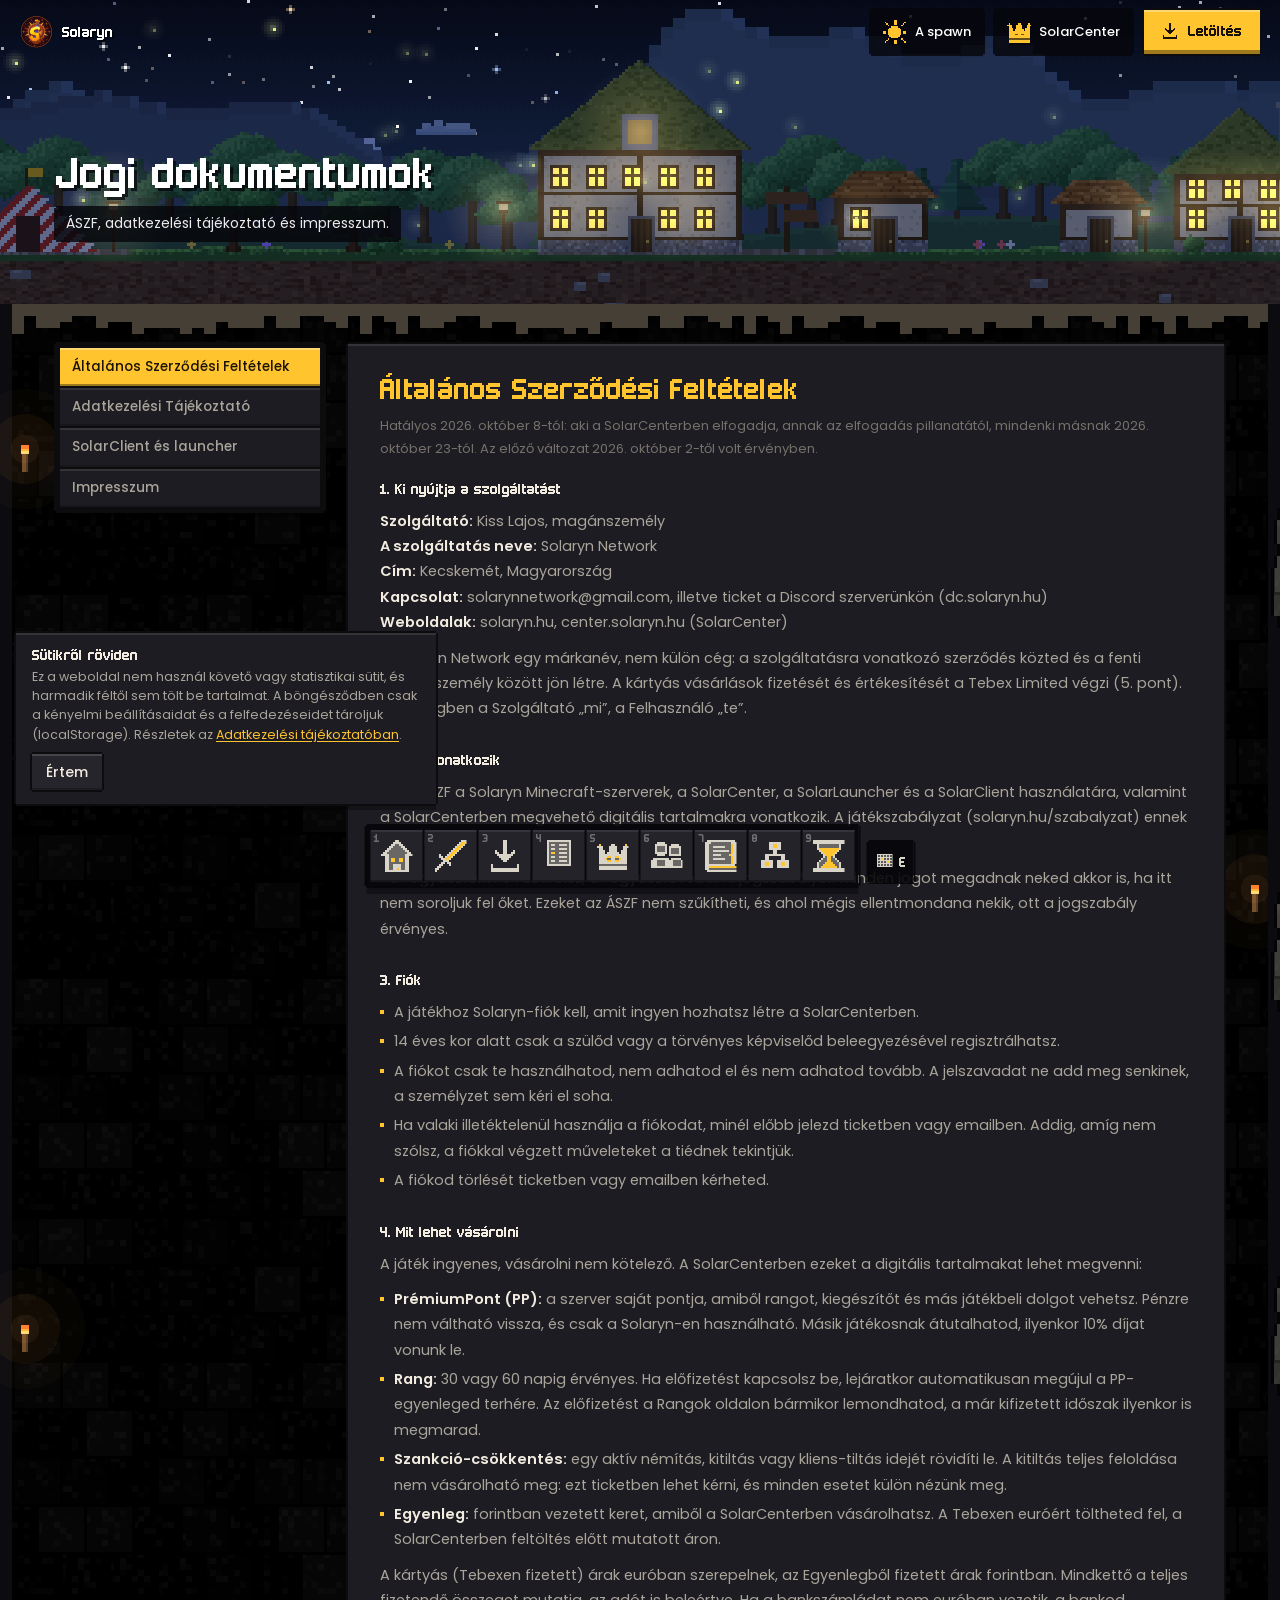
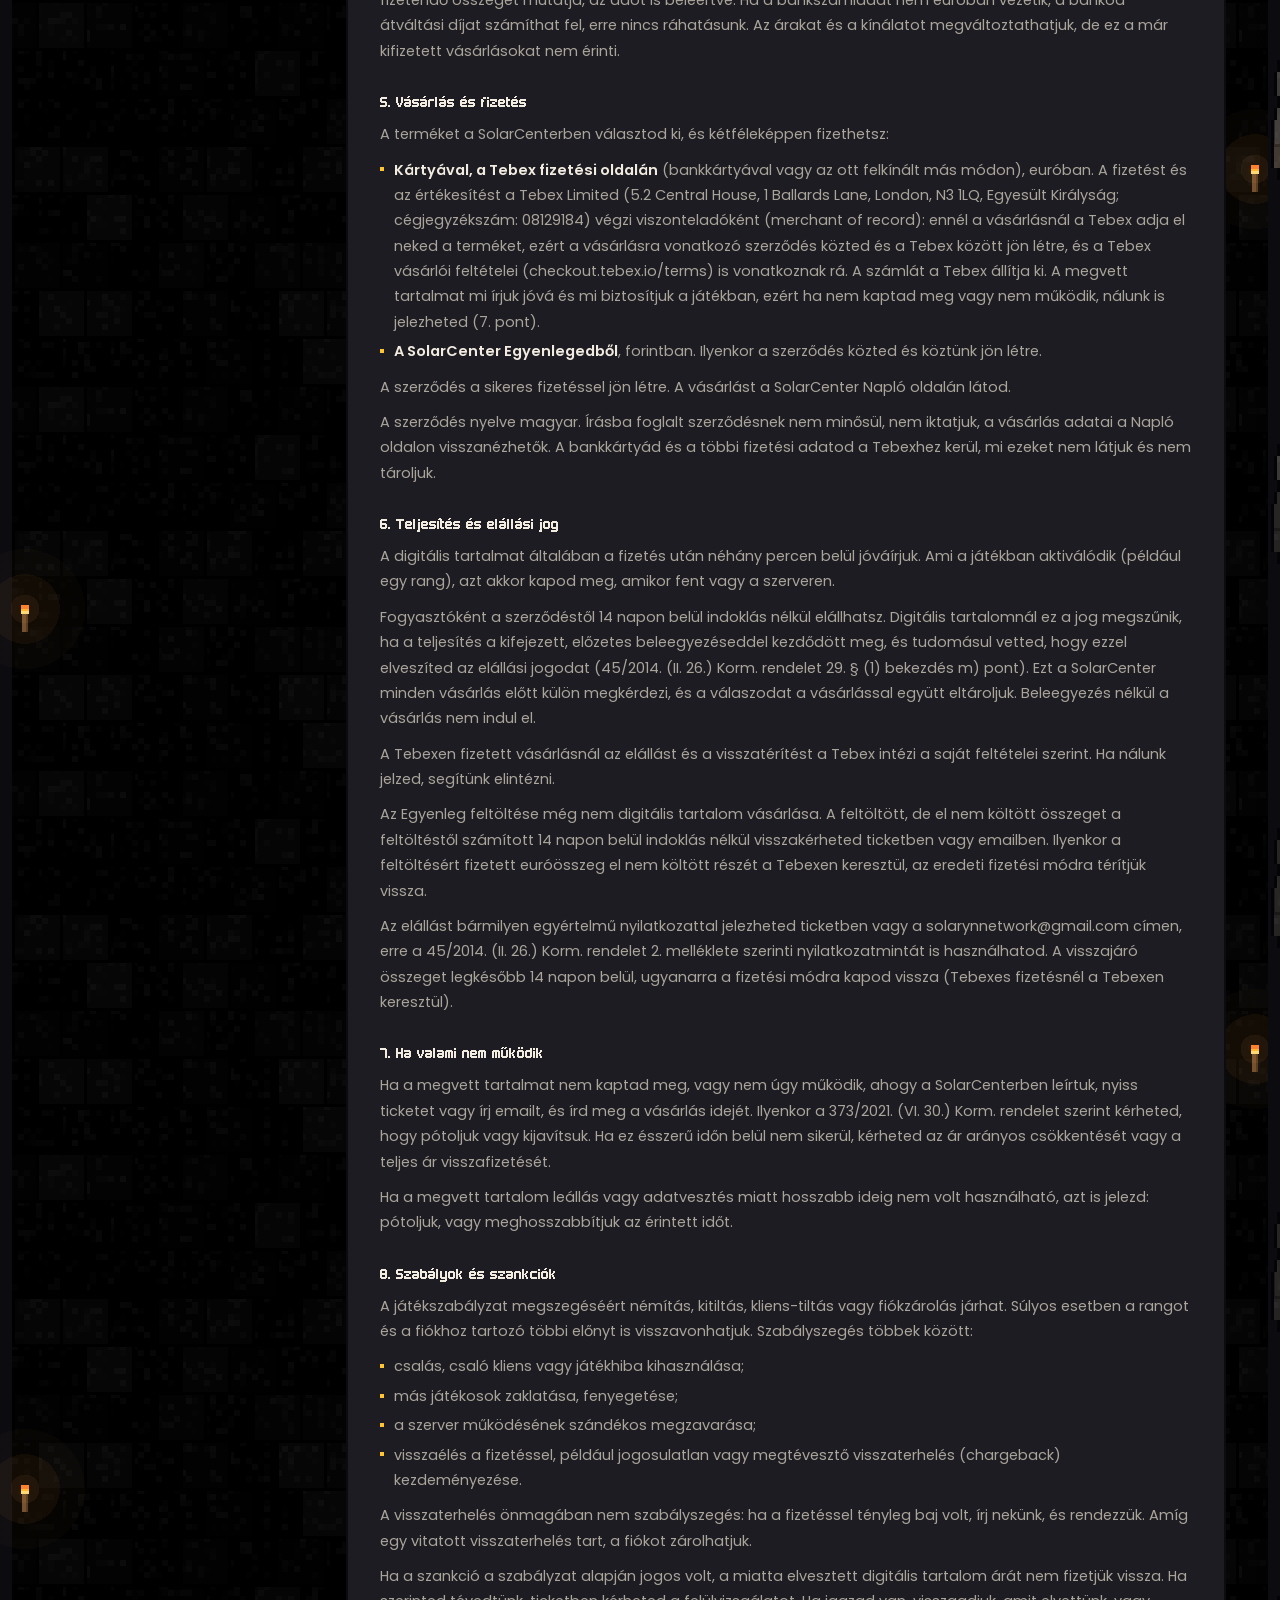
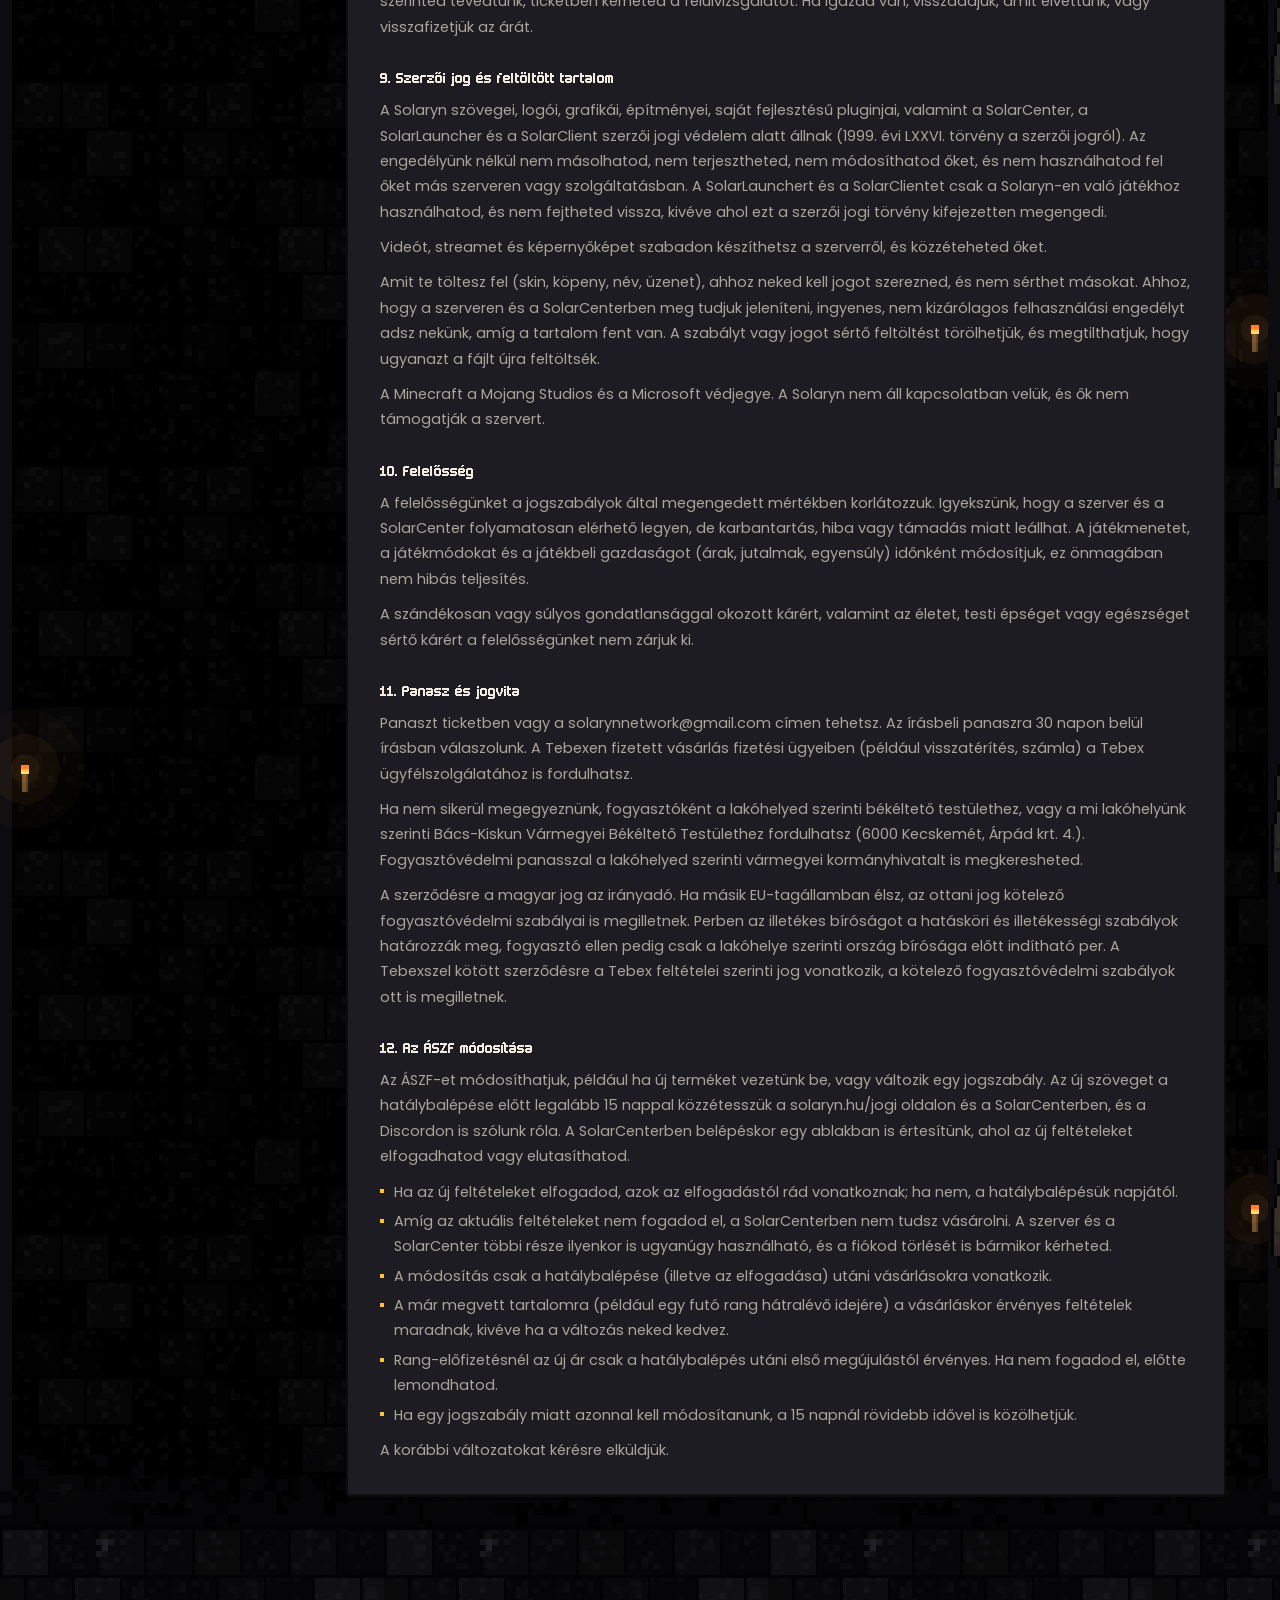
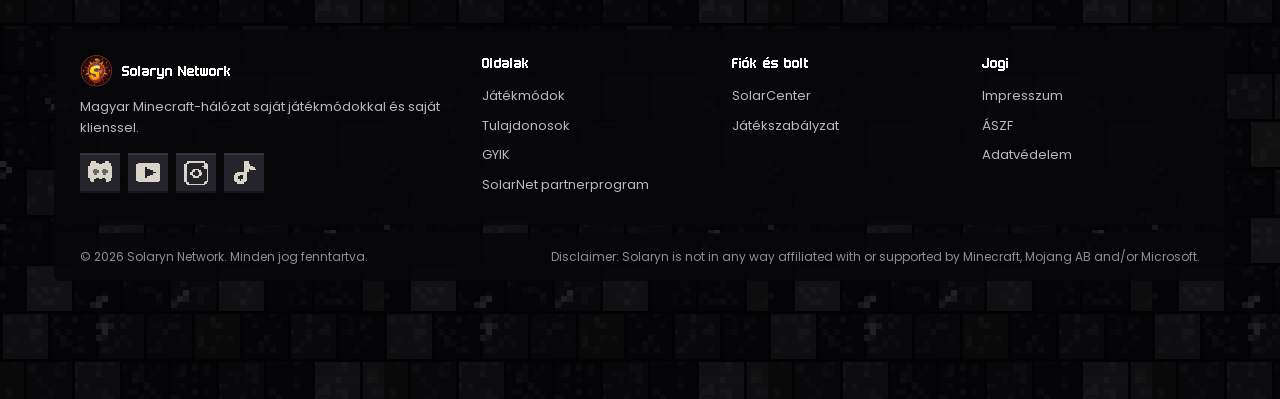
<file: jogi/index.html>
<!DOCTYPE html>
<html lang="hu">

<head>
    <meta charset="UTF-8">
    <meta http-equiv="Content-Security-Policy" content="default-src 'self'; script-src 'self'; style-src 'self' 'unsafe-inline'; img-src 'self' data: blob: https://api.solaryn.hu:25572; connect-src 'self' https://api.solaryn.hu:25572; font-src 'self'; frame-src 'none'; object-src 'none'; base-uri 'self'; form-action 'self'; upgrade-insecure-requests">
    <meta name="referrer" content="strict-origin-when-cross-origin">
    <meta name="viewport" content="width=device-width, initial-scale=1.0, viewport-fit=cover">

    <title>Jogi dokumentumok - Solaryn Network</title>
    <meta name="description" content="Solaryn Network - Általános Szerződési Feltételek, Adatkezelési Tájékoztató és Impresszum.">
    <meta name="author" content="Solaryn Network">
    <meta name="theme-color" content="#0e0e13">
    <meta name="color-scheme" content="dark light">
    <meta name="robots" content="index, follow, max-image-preview:large">
    <link rel="canonical" href="https://solaryn.hu/jogi/">

    <link rel="icon" type="image/png" href="../assets/solaryn-icon.png?v=20261122">
    <link rel="apple-touch-icon" href="../assets/solaryn-icon.png?v=20261122">
    <link rel="manifest" href="../site.webmanifest">

    <meta property="og:type" content="website">
    <meta property="og:site_name" content="Solaryn Network">
    <meta property="og:locale" content="hu_HU">
    <meta property="og:url" content="https://solaryn.hu/jogi/">
    <meta property="og:title" content="Jogi dokumentumok - Solaryn Network">
    <meta property="og:description" content="Solaryn Network - Általános Szerződési Feltételek, Adatkezelési Tájékoztató és Impresszum.">
    <meta property="og:image" content="https://solaryn.hu/assets/og.png?v=20261122">
    <meta property="og:image:alt" content="Solaryn Network">
    <meta name="twitter:card" content="summary_large_image">
    <meta name="twitter:title" content="Jogi dokumentumok - Solaryn Network">
    <meta name="twitter:description" content="Solaryn Network - Általános Szerződési Feltételek, Adatkezelési Tájékoztató és Impresszum.">
    <meta name="twitter:image" content="https://solaryn.hu/assets/og.png?v=20261122">
    <link rel="preload" as="font" href="../assets/fonts/solaryn-block.woff" type="font/woff" crossorigin>
    <link rel="stylesheet" href="../block.css?v=20261106b">
    <link rel="stylesheet" href="../docs.css?v=20261106b">
    <script src="../theme.js?v=20261106"></script>
</head>

<body class="page-sub page-jogi" data-page="jogi" data-view="legal" data-root="../">
    <a class="skip-link" href="#main-content">Ugrás a tartalomra</a>

    <div class="world" aria-hidden="true">
        <canvas id="worldSky"></canvas>
        <div class="world-under">
            <div class="stratum s-a"></div>
            <div class="stratum s-b"></div>
            <div class="stratum s-c"></div>
            <div class="shaft"><div class="shaft-top"></div></div>
            <div class="stratum s-bed"></div>
        </div>
    </div>

    <header class="topbar">
        <a href="../" class="topbar-brand">
            <img src="../assets/solaryn-icon.png?v=20261122" alt="" width="32" height="32">
            <span>Solaryn</span>
        </a>
        <div class="topbar-spacer"></div>
        <button type="button" class="chip" id="themeBtn" aria-label="Világválasztó"><span class="chip-ico"></span><span class="chip-label">Világok</span></button>
        <a href="https://center.solaryn.hu" class="chip chip-center"><span data-ico="crown"></span><span class="chip-label">SolarCenter</span></a>
        <a href="../#kliens" class="btn btn-gold topbar-dl"><span data-ico="download"></span>Letöltés</a>
    </header>

    <main>
        <header class="page-head" id="main-content">
            <div class="wrap">
                <h1 class="page-title">Jogi dokumentumok</h1>
                <p class="page-lead">ÁSZF, adatkezelési tájékoztató és impresszum.</p>
            </div>
        </header>

        <div class="doc">
    <section class="legal-page">
            <div class="legal-layout">
                <div class="legal-sidebar">
                    <button class="legal-tab active" data-legal="aszf">Általános Szerződési Feltételek</button>
                    <button class="legal-tab" data-legal="adatkezeles">Adatkezelési Tájékoztató</button>
                    <button class="legal-tab" data-legal="kliens">SolarClient és launcher</button>
                    <button class="legal-tab" data-legal="impresszum">Impresszum</button>
                </div>

                <div class="card legal-card">
                    <div class="legal-panel active" data-legal-panel="aszf">
                        <h3>Általános Szerződési Feltételek</h3>
                        <p class="legal-meta">Hatályos 2026. október 8-tól: aki a SolarCenterben elfogadja, annak az elfogadás pillanatától, mindenki másnak 2026. október 23-tól. Az előző változat 2026. október 2-től volt érvényben.</p>

                        <h4>1. Ki nyújtja a szolgáltatást</h4>
                        <p><b>Szolgáltató:</b> Kiss Lajos, magánszemély<br><b>A szolgáltatás neve:</b> Solaryn Network<br><b>Cím:</b> Kecskemét, Magyarország<br><b>Kapcsolat:</b> solarynnetwork@gmail.com, illetve ticket a Discord szerverünkön (dc.solaryn.hu)<br><b>Weboldalak:</b> solaryn.hu, center.solaryn.hu (SolarCenter)</p>
                        <p>A Solaryn Network egy márkanév, nem külön cég: a szolgáltatásra vonatkozó szerződés közted és a fenti magánszemély között jön létre. A kártyás vásárlások fizetését és értékesítését a Tebex Limited végzi (5. pont). A szövegben a Szolgáltató „mi”, a Felhasználó „te”.</p>

                        <h4>2. Mire vonatkozik</h4>
                        <p>Ez az ÁSZF a Solaryn Minecraft-szerverek, a SolarCenter, a SolarLauncher és a SolarClient használatára, valamint a SolarCenterben megvehető digitális tartalmakra vonatkozik. A játékszabályzat (solaryn.hu/szabalyzat) ennek a része.</p>
                        <p>Ha fogyasztóként vásárolsz, a fogyasztóvédelmi jogszabályok minden jogot megadnak neked akkor is, ha itt nem soroljuk fel őket. Ezeket az ÁSZF nem szűkítheti, és ahol mégis ellentmondana nekik, ott a jogszabály érvényes.</p>

                        <h4>3. Fiók</h4>
                        <ul>
                            <li>A játékhoz Solaryn-fiók kell, amit ingyen hozhatsz létre a SolarCenterben.</li>
                            <li>14 éves kor alatt csak a szülőd vagy a törvényes képviselőd beleegyezésével regisztrálhatsz.</li>
                            <li>A fiókot csak te használhatod, nem adhatod el és nem adhatod tovább. A jelszavadat ne add meg senkinek, a személyzet sem kéri el soha.</li>
                            <li>Ha valaki illetéktelenül használja a fiókodat, minél előbb jelezd ticketben vagy emailben. Addig, amíg nem szólsz, a fiókkal végzett műveleteket a tiédnek tekintjük.</li>
                            <li>A fiókod törlését ticketben vagy emailben kérheted.</li>
                        </ul>

                        <h4>4. Mit lehet vásárolni</h4>
                        <p>A játék ingyenes, vásárolni nem kötelező. A SolarCenterben ezeket a digitális tartalmakat lehet megvenni:</p>
                        <ul>
                            <li><b>PrémiumPont (PP):</b> a szerver saját pontja, amiből rangot, kiegészítőt és más játékbeli dolgot vehetsz. Pénzre nem váltható vissza, és csak a Solaryn-en használható. Másik játékosnak átutalhatod, ilyenkor 10% díjat vonunk le.</li>
                            <li><b>Rang:</b> 30 vagy 60 napig érvényes. Ha előfizetést kapcsolsz be, lejáratkor automatikusan megújul a PP-egyenleged terhére. Az előfizetést a Rangok oldalon bármikor lemondhatod, a már kifizetett időszak ilyenkor is megmarad.</li>
                            <li><b>Szankció-csökkentés:</b> egy aktív némítás, kitiltás vagy kliens-tiltás idejét rövidíti le. A kitiltás teljes feloldása nem vásárolható meg: ezt ticketben lehet kérni, és minden esetet külön nézünk meg.</li>
                            <li><b>Egyenleg:</b> forintban vezetett keret, amiből a SolarCenterben vásárolhatsz. A Tebexen euróért töltheted fel, a SolarCenterben feltöltés előtt mutatott áron.</li>
                        </ul>
                        <p>A kártyás (Tebexen fizetett) árak euróban szerepelnek, az Egyenlegből fizetett árak forintban. Mindkettő a teljes fizetendő összeget mutatja, az adót is beleértve. Ha a bankszámládat nem euróban vezetik, a bankod átváltási díjat számíthat fel, erre nincs ráhatásunk. Az árakat és a kínálatot megváltoztathatjuk, de ez a már kifizetett vásárlásokat nem érinti.</p>

                        <h4>5. Vásárlás és fizetés</h4>
                        <p>A terméket a SolarCenterben választod ki, és kétféleképpen fizethetsz:</p>
                        <ul>
                            <li><b>Kártyával, a Tebex fizetési oldalán</b> (bankkártyával vagy az ott felkínált más módon), euróban. A fizetést és az értékesítést a Tebex Limited (5.2 Central House, 1 Ballards Lane, London, N3 1LQ, Egyesült Királyság; cégjegyzékszám: 08129184) végzi viszonteladóként (merchant of record): ennél a vásárlásnál a Tebex adja el neked a terméket, ezért a vásárlásra vonatkozó szerződés közted és a Tebex között jön létre, és a Tebex vásárlói feltételei (checkout.tebex.io/terms) is vonatkoznak rá. A számlát a Tebex állítja ki. A megvett tartalmat mi írjuk jóvá és mi biztosítjuk a játékban, ezért ha nem kaptad meg vagy nem működik, nálunk is jelezheted (7. pont).</li>
                            <li><b>A SolarCenter Egyenlegedből</b>, forintban. Ilyenkor a szerződés közted és köztünk jön létre.</li>
                        </ul>
                        <p>A szerződés a sikeres fizetéssel jön létre. A vásárlást a SolarCenter Napló oldalán látod.</p>
                        <p>A szerződés nyelve magyar. Írásba foglalt szerződésnek nem minősül, nem iktatjuk, a vásárlás adatai a Napló oldalon visszanézhetők. A bankkártyád és a többi fizetési adatod a Tebexhez kerül, mi ezeket nem látjuk és nem tároljuk.</p>

                        <h4>6. Teljesítés és elállási jog</h4>
                        <p>A digitális tartalmat általában a fizetés után néhány percen belül jóváírjuk. Ami a játékban aktiválódik (például egy rang), azt akkor kapod meg, amikor fent vagy a szerveren.</p>
                        <p>Fogyasztóként a szerződéstől 14 napon belül indoklás nélkül elállhatsz. Digitális tartalomnál ez a jog megszűnik, ha a teljesítés a kifejezett, előzetes beleegyezéseddel kezdődött meg, és tudomásul vetted, hogy ezzel elveszíted az elállási jogodat (45/2014. (II. 26.) Korm. rendelet 29. § (1) bekezdés m) pont). Ezt a SolarCenter minden vásárlás előtt külön megkérdezi, és a válaszodat a vásárlással együtt eltároljuk. Beleegyezés nélkül a vásárlás nem indul el.</p>
                        <p>A Tebexen fizetett vásárlásnál az elállást és a visszatérítést a Tebex intézi a saját feltételei szerint. Ha nálunk jelzed, segítünk elintézni.</p>
                        <p>Az Egyenleg feltöltése még nem digitális tartalom vásárlása. A feltöltött, de el nem költött összeget a feltöltéstől számított 14 napon belül indoklás nélkül visszakérheted ticketben vagy emailben. Ilyenkor a feltöltésért fizetett euróösszeg el nem költött részét a Tebexen keresztül, az eredeti fizetési módra térítjük vissza.</p>
                        <p>Az elállást bármilyen egyértelmű nyilatkozattal jelezheted ticketben vagy a solarynnetwork@gmail.com címen, erre a 45/2014. (II. 26.) Korm. rendelet 2. melléklete szerinti nyilatkozatmintát is használhatod. A visszajáró összeget legkésőbb 14 napon belül, ugyanarra a fizetési módra kapod vissza (Tebexes fizetésnél a Tebexen keresztül).</p>

                        <h4>7. Ha valami nem működik</h4>
                        <p>Ha a megvett tartalmat nem kaptad meg, vagy nem úgy működik, ahogy a SolarCenterben leírtuk, nyiss ticketet vagy írj emailt, és írd meg a vásárlás idejét. Ilyenkor a 373/2021. (VI. 30.) Korm. rendelet szerint kérheted, hogy pótoljuk vagy kijavítsuk. Ha ez ésszerű időn belül nem sikerül, kérheted az ár arányos csökkentését vagy a teljes ár visszafizetését.</p>
                        <p>Ha a megvett tartalom leállás vagy adatvesztés miatt hosszabb ideig nem volt használható, azt is jelezd: pótoljuk, vagy meghosszabbítjuk az érintett időt.</p>

                        <h4>8. Szabályok és szankciók</h4>
                        <p>A játékszabályzat megszegéséért némítás, kitiltás, kliens-tiltás vagy fiókzárolás járhat. Súlyos esetben a rangot és a fiókhoz tartozó többi előnyt is visszavonhatjuk. Szabályszegés többek között:</p>
                        <ul>
                            <li>csalás, csaló kliens vagy játékhiba kihasználása;</li>
                            <li>más játékosok zaklatása, fenyegetése;</li>
                            <li>a szerver működésének szándékos megzavarása;</li>
                            <li>visszaélés a fizetéssel, például jogosulatlan vagy megtévesztő visszaterhelés (chargeback) kezdeményezése.</li>
                        </ul>
                        <p>A visszaterhelés önmagában nem szabályszegés: ha a fizetéssel tényleg baj volt, írj nekünk, és rendezzük. Amíg egy vitatott visszaterhelés tart, a fiókot zárolhatjuk.</p>
                        <p>Ha a szankció a szabályzat alapján jogos volt, a miatta elvesztett digitális tartalom árát nem fizetjük vissza. Ha szerinted tévedtünk, ticketben kérheted a felülvizsgálatot. Ha igazad van, visszaadjuk, amit elvettünk, vagy visszafizetjük az árát.</p>

                        <h4>9. Szerzői jog és feltöltött tartalom</h4>
                        <p>A Solaryn szövegei, logói, grafikái, építményei, saját fejlesztésű pluginjai, valamint a SolarCenter, a SolarLauncher és a SolarClient szerzői jogi védelem alatt állnak (1999. évi LXXVI. törvény a szerzői jogról). Az engedélyünk nélkül nem másolhatod, nem terjesztheted, nem módosíthatod őket, és nem használhatod fel őket más szerveren vagy szolgáltatásban. A SolarLaunchert és a SolarClientet csak a Solaryn-en való játékhoz használhatod, és nem fejtheted vissza, kivéve ahol ezt a szerzői jogi törvény kifejezetten megengedi.</p>
                        <p>Videót, streamet és képernyőképet szabadon készíthetsz a szerverről, és közzéteheted őket.</p>
                        <p>Amit te töltesz fel (skin, köpeny, név, üzenet), ahhoz neked kell jogot szerezned, és nem sérthet másokat. Ahhoz, hogy a szerveren és a SolarCenterben meg tudjuk jeleníteni, ingyenes, nem kizárólagos felhasználási engedélyt adsz nekünk, amíg a tartalom fent van. A szabályt vagy jogot sértő feltöltést törölhetjük, és megtilthatjuk, hogy ugyanazt a fájlt újra feltöltsék.</p>
                        <p>A Minecraft a Mojang Studios és a Microsoft védjegye. A Solaryn nem áll kapcsolatban velük, és ők nem támogatják a szervert.</p>

                        <h4>10. Felelősség</h4>
                        <p>A felelősségünket a jogszabályok által megengedett mértékben korlátozzuk. Igyekszünk, hogy a szerver és a SolarCenter folyamatosan elérhető legyen, de karbantartás, hiba vagy támadás miatt leállhat. A játékmenetet, a játékmódokat és a játékbeli gazdaságot (árak, jutalmak, egyensúly) időnként módosítjuk, ez önmagában nem hibás teljesítés.</p>
                        <p>A szándékosan vagy súlyos gondatlansággal okozott kárért, valamint az életet, testi épséget vagy egészséget sértő kárért a felelősségünket nem zárjuk ki.</p>

                        <h4>11. Panasz és jogvita</h4>
                        <p>Panaszt ticketben vagy a solarynnetwork@gmail.com címen tehetsz. Az írásbeli panaszra 30 napon belül írásban válaszolunk. A Tebexen fizetett vásárlás fizetési ügyeiben (például visszatérítés, számla) a Tebex ügyfélszolgálatához is fordulhatsz.</p>
                        <p>Ha nem sikerül megegyeznünk, fogyasztóként a lakóhelyed szerinti békéltető testülethez, vagy a mi lakóhelyünk szerinti Bács-Kiskun Vármegyei Békéltető Testülethez fordulhatsz (6000 Kecskemét, Árpád krt. 4.). Fogyasztóvédelmi panasszal a lakóhelyed szerinti vármegyei kormányhivatalt is megkeresheted.</p>
                        <p>A szerződésre a magyar jog az irányadó. Ha másik EU-tagállamban élsz, az ottani jog kötelező fogyasztóvédelmi szabályai is megilletnek. Perben az illetékes bíróságot a hatásköri és illetékességi szabályok határozzák meg, fogyasztó ellen pedig csak a lakóhelye szerinti ország bírósága előtt indítható per. A Tebexszel kötött szerződésre a Tebex feltételei szerinti jog vonatkozik, a kötelező fogyasztóvédelmi szabályok ott is megilletnek.</p>

                        <h4>12. Az ÁSZF módosítása</h4>
                        <p>Az ÁSZF-et módosíthatjuk, például ha új terméket vezetünk be, vagy változik egy jogszabály. Az új szöveget a hatálybalépése előtt legalább 15 nappal közzétesszük a solaryn.hu/jogi oldalon és a SolarCenterben, és a Discordon is szólunk róla. A SolarCenterben belépéskor egy ablakban is értesítünk, ahol az új feltételeket elfogadhatod vagy elutasíthatod.</p>
                        <ul>
                            <li>Ha az új feltételeket elfogadod, azok az elfogadástól rád vonatkoznak; ha nem, a hatálybalépésük napjától.</li>
                            <li>Amíg az aktuális feltételeket nem fogadod el, a SolarCenterben nem tudsz vásárolni. A szerver és a SolarCenter többi része ilyenkor is ugyanúgy használható, és a fiókod törlését is bármikor kérheted.</li>
                            <li>A módosítás csak a hatálybalépése (illetve az elfogadása) utáni vásárlásokra vonatkozik.</li>
                            <li>A már megvett tartalomra (például egy futó rang hátralévő idejére) a vásárláskor érvényes feltételek maradnak, kivéve ha a változás neked kedvez.</li>
                            <li>Rang-előfizetésnél az új ár csak a hatálybalépés utáni első megújulástól érvényes. Ha nem fogadod el, előtte lemondhatod.</li>
                            <li>Ha egy jogszabály miatt azonnal kell módosítanunk, a 15 napnál rövidebb idővel is közölhetjük.</li>
                        </ul>
                        <p>A korábbi változatokat kérésre elküldjük.</p>
                    </div>

                    <div class="legal-panel" data-legal-panel="adatkezeles">
                        <h3>Adatkezelési tájékoztató</h3>
                        <p class="legal-meta">Hatályos 2026. október 8-tól.</p>

                        <h4>1. Az adatkezelő</h4>
                        <p><b>Adatkezelő:</b> Kiss Lajos magánszemély, a Solaryn Network üzemeltetője<br><b>Cím:</b> Kecskemét, Magyarország<br><b>Kapcsolat adatvédelmi ügyben:</b> solarynnetwork@gmail.com, illetve ticket a Discord szerverünkön (dc.solaryn.hu)</p>
                        <p>Adatvédelmi tisztviselő kijelölésére nem vagyunk kötelesek, ilyen nincs.</p>

                        <h4>2. Milyen adatot, miért és meddig kezelünk</h4>
                        <div class="legal-table-wrap">
                            <table class="legal-table">
                                <thead>
                                    <tr><th>Mire</th><th>Milyen adatot</th><th>Jogalap (GDPR 6. cikk (1))</th><th>Meddig</th></tr>
                                </thead>
                                <tbody>
                                    <tr><td>Fiók</td><td>felhasználónév, email-cím, jelszó (csak hash-elve), születési dátum, az ÁSZF elfogadásának ideje és az elfogadott (vagy elutasított) változata, a megadott creator kód</td><td>b) szerződés teljesítése</td><td>a fiók törléséig</td></tr>
                                    <tr><td>Játék és SolarCenter</td><td>rang, PrémiumPont-egyenleg, Egyenleg, játékidő, barátlista, kiegészítők, feltöltött skin és köpeny, jelvények</td><td>b) szerződés teljesítése</td><td>a fiók törléséig</td></tr>
                                    <tr><td>Fiókvédelem</td><td>a kétlépcsős azonosítás kulcsa, a biztonsági kód hash-e, belépési előzmények</td><td>f) jogos érdek: a fiókod védelme</td><td>a fiók törléséig, a belépési előzmények 1 évig</td></tr>
                                    <tr><td>Tiltások kijátszása elleni védelem</td><td>a SolarLauncher által küldött gépazonosítók hash-e (Windows gépazonosító, lemez- és alaplap-sorozatszám, MAC-cím); ezekből az eredeti érték nem fejthető vissza; részletesen a „SolarClient és launcher” részben</td><td>f) jogos érdek: a kitiltások betartatása</td><td>az utolsó használattól 1 évig, kitiltott gépnél a tiltás végéig</td></tr>
                                    <tr><td>Szankciók</td><td>némítás, kitiltás oka, ideje, ki adta; a játékszerverek naplójában a belépéskori IP-cím</td><td>f) jogos érdek: a szabályok betartatása</td><td>a szankció lejárta után 1 évig, az IP-cím 1 évig</td></tr>
                                    <tr><td>Vásárlás</td><td>a termék, az ár, a Tebexen fizetett összeg és pénznem, az időpont, a Tebex tranzakció-azonosítója, ajándéknál a címzett és az üzenet, az elállási jogról tett nyilatkozat ideje, a PP-mozgások (Napló)</td><td>b) szerződés teljesítése; a bizonylatoknál c) jogi kötelezettség</td><td>5 évig (a polgári jogi elévülési idő); a bizonylatok a számviteli és adózási szabályok szerinti ideig, legfeljebb 8 évig</td></tr>
                                    <tr><td>Discord-összekötés</td><td>Discord-azonosító, felhasználónév, profilkép</td><td>b) szerződés teljesítése (te kéred)</td><td>amíg le nem választod</td></tr>
                                    <tr><td>Fiókkal kapcsolatos emailek</td><td>email-cím</td><td>b) szerződés teljesítése</td><td>a fiók törléséig</td></tr>
                                    <tr><td>Hírlevél</td><td>email-cím, a választott csatorna</td><td>a) hozzájárulás</td><td>a hozzájárulás visszavonásáig</td></tr>
                                    <tr><td>Tagfelvételi jelentkezés (pl. staff)</td><td>a jelentkezési lapon megadott válaszok és feltöltött képek (például életkor, Discord-név), a döntés és az indoklás, a választott szóbeli időpont</td><td>a) hozzájárulás (a jelentkezés beküldésével)</td><td>a tagfelvétel lezárása után 1 évig, vagy amíg vissza nem vonod</td></tr>
                                    <tr><td>Látogatottsági statisztika (SolarCenter)</td><td>a megnézett oldal, az eszköz típusa, honnan érkeztél, egy naponta cserélődő azonosító; IP-címet nem tárolunk</td><td>a) hozzájárulás (süti-beállítás)</td><td>400 napig</td></tr>
                                    <tr><td>Ügyintézés</td><td>amit a ticketben vagy az emailben írsz</td><td>b) szerződés teljesítése, illetve f) jogos érdek</td><td>az ügy lezárása után 1 évig</td></tr>
                                </tbody>
                            </table>
                        </div>
                        <p>A SolarCenter szervere az IP-címedet nem menti el. Csak a túlterhelés és a jelszópróbálgatás elleni korlátozáshoz használja, rövid ideig, a memóriában, valamint kártyás fizetés indításakor átadja a Tebexnek (lásd 3. pont).</p>
                        <p>Ha 16 évesnél fiatalabb vagy, a hozzájáruláson alapuló adatkezeléshez (hírlevél, staff jelentkezés) a szülőd vagy a törvényes képviselőd hozzájárulása is kell.</p>

                        <h4>3. Kik kapják meg az adatokat</h4>
                        <ul>
                            <li><b>Tebex</b> (Tebex Limited, 5.2 Central House, 1 Ballards Lane, London, N3 1LQ, Egyesült Királyság; cégjegyzékszám: 08129184): a kártyás vásárlások értékesítése és a fizetés lebonyolítása viszonteladóként, önálló adatkezelőként. A fizetéshez szükséges adatokat (például név, email-cím, ország, kártyaadatok) a Tebex fizetési oldalán közvetlenül nekik adod meg, ezekre a Tebex adatkezelési tájékoztatója vonatkozik. Mi a fizetés indításakor átadjuk a felhasználóneved, a választott terméket és az IP-címedet (az ország és az adó meghatározásához, illetve csalásszűréshez); tőlük a tranzakció azonosítóját, összegét és állapotát kapjuk meg.</li>
                            <li><b>Resend</b> (Resend, Inc., USA): az emailek kiküldése (adatfeldolgozó).</li>
                            <li><b>Google</b> (Google Ireland Ltd.): a solarynnetwork@gmail.com címre küldött leveleid a Gmail szolgáltatásban tárolódnak.</li>
                            <li><b>Discord</b> (Discord Inc., USA): ha összekötöd a fiókodat, vagy a Discordon írsz nekünk.</li>
                            <li><b>A személyzet</b> tagjai: csak azt látják, ami a feladatukhoz kell, ezt jogosultságonként állítjuk be.</li>
                            <li><b>Hatóság</b>: csak ha jogszabály kötelez rá.</li>
                        </ul>
                        <p>Az USA-ba történő továbbítás az Európai Bizottság megfelelőségi határozata (EU–USA adatvédelmi keret) vagy általános adatvédelmi kikötések alapján, az Egyesült Királyságba történő továbbítás az Európai Bizottság megfelelőségi határozata alapján történik. Adatot nem adunk el, és reklámcélra senkinek nem adunk át.</p>

                        <h4>4. Sütik és helyi tárolás</h4>
                        <p>A <b>www.solaryn.hu</b> weboldal nem használ követő, statisztikai vagy hirdetési célú sütit, és harmadik féltől sem tölt be tartalmat (a betűkészletek is a saját szerverünkről érkeznek). A böngésződben, a saját eszközödön (böngésző <i>localStorage</i>) csak ezeket tároljuk: hogy a süti-tájékoztató sávot már bezártad-e, valamint a kényelmi beállításaidat és a játékos felfedezéseidet (választott világ, hang, felfedezések, az általad megadott játékosnév). Ezek nem hagyják el az eszközödet, nem küldjük el sehová. Bármikor törölhetők a böngésződ beállításaiból, ez esetben a tájékoztató sáv a következő látogatáskor újra megjelenik. A weboldal a kliens aktuális verzióját, az évszakos világokat, a rangok és csomagok adatait, valamint a játékosok skinjét a saját szerverünkről (api.solaryn.hu) kéri le; ha megadsz egy játékosnevet, hogy a karaktered megjelenjen a világban, az is csak ehhez a lekéréshez kerül a szerverünkre.</p>
                        <p>A <b>SolarCenter</b> (center.solaryn.hu) a bejelentkezésed és a választott téma megőrzéséhez tárol adatot a böngésződben, ez nem kapcsolható ki. A névtelen statisztika és a beágyazott Discord-tartalom csak akkor működik, ha a lábléc „Süti beállítások” pontjában engedélyezed. A Tebex fizetési oldala (checkout.tebex.io) a saját sütijeit használja, azokra a Tebex tájékoztatója vonatkozik.</p>

                        <h4>5. Adatbiztonság</h4>
                        <p>A jelszavakat csak hash-elve tároljuk, a kapcsolat titkosított (HTTPS). Kétlépcsős azonosítást és biztonsági kódot bárki bekapcsolhat a fiókjához. A személyzet csak a számára kiosztott jogosultságokkal fér hozzá az adatokhoz, és az adminisztrátori műveleteket naplózzuk.</p>

                        <h4>6. A jogaid</h4>
                        <ul>
                            <li>Kérhetsz tájékoztatást és másolatot arról, milyen adatot kezelünk rólad.</li>
                            <li>Kérheted a pontatlan adat javítását.</li>
                            <li>Kérheted az adataid törlését, illetve a kezelésük korlátozását.</li>
                            <li>Kérheted, hogy az általad megadott adatokat géppel olvasható formában kiadjuk (adathordozhatóság).</li>
                            <li>Tiltakozhatsz a jogos érdeken alapuló adatkezelés ellen.</li>
                            <li>A hozzájárulásodat bármikor visszavonhatod. Ez nem érinti a visszavonás előtti adatkezelés jogszerűségét.</li>
                        </ul>
                        <p>A kérésedet a solarynnetwork@gmail.com címre vagy ticketben küldd el. Egy hónapon belül válaszolunk; ha a kérés bonyolult, ez legfeljebb két hónappal meghosszabbodhat, erről időben szólunk. Mielőtt bármit kiadunk vagy törlünk, ellenőrizzük, hogy tényleg a fiók tulajdonosa kéri-e (például a fiókhoz kötött Discordról vagy email-címről). A Tebexnél kezelt fizetési adataiddal kapcsolatban a Tebexhez is fordulhatsz.</p>

                        <h4>7. Jogorvoslat</h4>
                        <p>Ha szerinted megsértettük a jogaidat, panaszt tehetsz a Nemzeti Adatvédelmi és Információszabadság Hatóságnál (NAIH): 1055 Budapest, Falk Miksa utca 9-11., postacím: 1363 Budapest, Pf. 9., ugyfelszolgalat@naih.hu, www.naih.hu. Bírósághoz is fordulhatsz, a pert a lakóhelyed szerinti törvényszék előtt is megindíthatod.</p>

                        <h4>8. Módosítás</h4>
                        <p>Ha a tájékoztató változik, az új szöveget itt és a solaryn.hu/jogi oldalon tesszük közzé. Lényeges változásról a hatálybalépése előtt a Discordon és a SolarCenterben is szólunk.</p>
                    </div>

                    <div class="legal-panel" data-legal-panel="kliens">
                        <h3>A SolarLauncher és a SolarClient</h3>
                        <p class="legal-meta">Hatályos 2026. október 25-től. Ez a rész az Adatkezelési tájékoztató kiegészítése: azt írja le, mit csinál a launcher és a kliens a gépeden, és mit küld el. Az adatkezelő, a jogaid és a panasztétel módja ugyanaz, mint az Adatkezelési tájékoztatóban.</p>

                        <h4>1. Röviden</h4>
                        <ul>
                            <li>A launcher és a kliens <b>nem olvassa a személyes fájljaidat</b>, nem készít képet a képernyődről, nem rögzíti, mit gépelsz, és nem fér hozzá a böngésződhöz vagy a jelszavaidhoz.</li>
                            <li>A <b>csalásvédelem a gépeden fut</b>, és amit talál, az ott is marad: nekünk nem küld jelentést (3. pont).</li>
                            <li>A szerverünkre csak az megy, ami a fiókodhoz, a játékhoz és a tiltások betartatásához kell (2. pont).</li>
                            <li>Az egyetlen, a gépedhez kötődő adat, amit elküldünk, néhány gépazonosító <b>hash-e</b>. Ez a gépeden készül, és az eredeti érték nem fejthető vissza belőle.</li>
                        </ul>

                        <h4>2. Mit küld a launcher és a kliens a szerverünkre</h4>
                        <div class="legal-table-wrap">
                            <table class="legal-table">
                                <thead>
                                    <tr><th>Mikor</th><th>Mit</th><th>Miért</th></tr>
                                </thead>
                                <tbody>
                                    <tr><td>Bejelentkezéskor</td><td>felhasználónév és jelszó, illetve a kétlépcsős azonosítás vagy a biztonsági kód, ha bekapcsoltad. A jelszavadat a launcher nem menti el: a gépeden csak egy titkosítva tárolt belépési azonosító marad, amíg ki nem jelentkezel.</td><td>a belépéshez</td></tr>
                                    <tr><td>Minden játékindításkor</td><td>a gépazonosítók hash-e (Windows gépazonosító, az első lemez és az alaplap sorozatszáma, a hálózati kártya MAC-címe) és az időpont</td><td>a kitiltások kijátszása elleni védelem (ld. Adatkezelési tájékoztató, 2. pont)</td></tr>
                                    <tr><td>Minden játékindításkor</td><td>egy egyszer használatos belépőjegy kérése a fiókodhoz</td><td>hogy a szerverre csak a hivatalos launcherrel, a saját fiókoddal lehessen belépni</td></tr>
                                    <tr><td>Játék közben, percenként</td><td>a felhasználóneved és a belépőjegy</td><td>hogy a többi SolarClient-es játékos lássa, hogy te is a SolarClientet használod; csak az utolsó jelzés idejét tároljuk</td></tr>
                                    <tr><td>Játékindításkor és ha módosítod a kliens beállításait</td><td>a kliens beállításai (modulok, HUD-elrendezés, színek)</td><td>hogy másik gépen is megmaradjanak a beállításaid</td></tr>
                                    <tr><td>Játék közben</td><td>a közeledben lévő játékosok felhasználóneve, amikor a kliens letölti a kiegészítőiket; a saját neved, amikor a PrémiumPont-egyenlegedet mutatja</td><td>a kiegészítők megjelenítése, az egyenleg kiírása</td></tr>
                                    <tr><td>Ha skint vagy köpenyt töltesz fel</td><td>a feltöltött kép</td><td>hogy a szerveren és a SolarCenterben megjelenjen</td></tr>
                                </tbody>
                            </table>
                        </div>
                        <p>A hírek, a kiegészítők, az emojik, a modellek és a kliensfrissítések letöltésekor nem küldünk rólad adatot, a szerverünk csak a kérést kapja meg. Ezeknél is érvényes, hogy a SolarCenter és a launcher kiszolgálója az IP-címedet nem menti el.</p>

                        <h4>3. Mit néz a csalásvédelem</h4>
                        <p>A SolarClient beépített csalásvédelme csak addig fut, amíg a játék fut, és kizárólag a játék ellenőrzésére szolgál. Ezeket nézi:</p>
                        <ul>
                            <li>a játék saját folyamatát: milyen programfájlok (DLL-ek) töltődtek be, alá vannak-e írva, és nem jutott-e idegen kód a játékba;</li>
                            <li>a játékba betöltött modokat és a játék indítási beállításait: csak a beépített és a Bővítmények menüben elérhető modok engedélyezettek;</li>
                            <li>a gépeden futó programok nevét és a nyitott ablakok címét, de csak azért, hogy összevesse őket az ismert csaló-, autoclicker- és makróprogramok listájával;</li>
                            <li>a kattintásaid ritmusát a játékban, hogy kiszűrje a gépies, autoclickerre jellemző egyenletességet.</li>
                        </ul>
                        <p>Amit a csalásvédelem lát, abból <b>semmit nem küld el nekünk</b>. Ha talál valamit, leállítja a játékot, a launcherben megmutatja az okát, és a játék mappájában a <i>logs/solaryn-security.txt</i> fájlba is beírja. Ez a fájl a gépeden marad, csak akkor látjuk, ha te elküldöd nekünk (például egy ticketben). A kitiltásokról a személyzet dönt, a csalásvédelem magától nem tilt ki senkit.</p>

                        <h4>4. Mit tárol a launcher a gépeden</h4>
                        <ul>
                            <li>a launcher beállításait és a belépési azonosítódat (ez utóbbit a Windows saját titkosításával);</li>
                            <li>a játékidőd helyi statisztikáját, a játék beállításait, képernyőképeit és naplóit;</li>
                            <li>a letöltött játékfájlokat, a Java futtatókörnyezetet és a Bővítményekből telepített modokat, textúracsomagokat és shadereket;</li>
                            <li>ha a launcherben kiválasztod, melyik videokártyán fusson a játék, ezt a Windows saját grafikai beállításai közé írja be.</li>
                        </ul>
                        <p>Ezek közül a képernyőképeket és a naplókat a launcher sehová nem tölti fel. Az egészet törölheted a launcher eltávolításával és a játék mappájának törlésével.</p>

                        <h4>5. Kikhez kapcsolódik még a launcher és a kliens</h4>
                        <p>A játékhoz szükséges fájlokat a launcher közvetlenül a készítőiktől tölti le. Ilyenkor ők, mint bármelyik letöltésnél, látják az IP-címedet, de a fiókod adatait nem kapják meg.</p>
                        <ul>
                            <li><b>Mojang / Microsoft</b>: a Minecraft játékfájljai.</li>
                            <li><b>Eclipse Adoptium</b>: a Java futtatókörnyezet.</li>
                            <li><b>FabricMC és Legacy Fabric</b>: a modbetöltő.</li>
                            <li><b>Modrinth</b> (Rinth, Inc., USA): a Bővítmények menü modjai, textúracsomagjai és shaderei. A launcher és a kliens a telepített modjaid ujjlenyomatát (hash-ét) is elküldi a Modrinthnak, hogy ellenőrizze, valóban az engedélyezett modokról van-e szó.</li>
                            <li><b>mcsrvstat.us</b>: a launcher ezen keresztül kérdezi le, hogy fut-e a szerver, és hányan vannak fent.</li>
                            <li><b>Discord</b>: ha a gépeden fut a Discord, a kliens megmutatja a Discord-profilodon, hogy a Solaryn-en játszol, melyik játékmódban, a Minecraft-neveddel és a fejképeddel. A fejképet a Discord a mi szerverünkről vagy az mc-heads.net-ről tölti le. Ezt a launcher beállításaiban, a „Discord állapot” kapcsolóval kikapcsolhatod.</li>
                        </ul>
                    </div>

                    <div class="legal-panel" data-legal-panel="impresszum">
                        <h3>Impresszum</h3>
                        <p class="legal-meta">Utoljára frissítve: 2026. október 8.</p>

                        <h4>Üzemeltető</h4>
                        <p><b>Név:</b> Kiss Lajos, magánszemély<br><b>A szolgáltatás neve:</b> Solaryn Network<br><b>Cím:</b> Kecskemét, Magyarország<br><b>Email:</b> solarynnetwork@gmail.com<br><b>Discord:</b> dc.solaryn.hu (ticket)<br><b>Weboldalak:</b> solaryn.hu, center.solaryn.hu</p>
                        <p>A megkeresésekre ésszerű időn belül válaszolunk, a panaszokra legkésőbb 30 napon belül.</p>

                        <h4>Fizetés és értékesítés</h4>
                        <p>A SolarCenterben kártyával vásárolt termékeket a Tebex értékesíti viszonteladóként (merchant of record): ő bonyolítja a fizetést, ő állítja ki a számlát, és a fizetési adatokat is ő kezeli.</p>
                        <p><b>Cégnév:</b> Tebex Limited<br><b>Székhely:</b> 5.2 Central House, 1 Ballards Lane, London, N3 1LQ, Egyesült Királyság<br><b>Cégjegyzékszám (Anglia és Wales):</b> 08129184<br><b>Adószám:</b> GB167189962, EU372035465<br><b>Vásárlói feltételek:</b> checkout.tebex.io/terms</p>
                        <p>Az Egyenlegből fizetett vásárlásoknál az eladó az üzemeltető.</p>

                        <h4>Egyéb</h4>
                        <p>A vásárlásról és a fizetésről az ÁSZF 4–6. pontja, a szerzői jogokról és a feltöltött tartalmakról a 9. pontja, a felelősségről a 10. pontja, a panaszokról és a jogvitákról a 11. pontja szól.</p>
                        <p>A Solaryn nem áll kapcsolatban a Mojang Studios-szal és a Microsofttal, és ők nem támogatják a szervert.</p>
                    </div>

                </div>
            </div>
        </section>
        </div>
    </main>

    <footer class="foot">
        <div class="wrap">
            <div class="foot-grid">
                <div>
                    <a href="../" class="foot-brand"><img src="../assets/solaryn-icon.png?v=20261122" alt="" width="32" height="32">Solaryn Network</a>
                    <p>Magyar Minecraft-hálózat saját játékmódokkal és saját klienssel.</p>
                    <div class="foot-social">
                        <a href="https://dc.solaryn.hu" target="_blank" rel="noopener" aria-label="Discord" data-ico="discord"></a>
                        <a href="https://www.youtube.com/@SolarynNetwork" target="_blank" rel="noopener" aria-label="YouTube" data-ico="youtube"></a>
                        <a href="https://www.instagram.com/solarynnetwork/" target="_blank" rel="noopener" aria-label="Instagram" data-ico="instagram"></a>
                        <a href="https://www.tiktok.com/@solaryn.network" target="_blank" rel="noopener" aria-label="TikTok" data-ico="tiktok"></a>
                    </div>
                </div>
                <div class="foot-col">
                    <h3>Oldalak</h3>
                    <a href="../#jatekmodok">Játékmódok</a>
                    <a href="../#csapat">Tulajdonosok</a>
                    <a href="../#gyik">GYIK</a>
                    <a href="../solarnet/">SolarNet partnerprogram</a>
                </div>
                <div class="foot-col">
                    <h3>Fiók és bolt</h3>
                    <a href="https://center.solaryn.hu">SolarCenter</a>
                    <a href="../szabalyzat/">Játékszabályzat</a>
                </div>
                <div class="foot-col">
                    <h3>Jogi</h3>
                    <a href="../jogi/#impresszum">Impresszum</a>
                    <a href="../jogi/#aszf">ÁSZF</a>
                    <a href="../jogi/#adatkezeles">Adatvédelem</a>
                </div>
            </div>
            <div class="foot-bottom">
                <span>© 2026 Solaryn Network. Minden jog fenntartva.</span>
                <span>Disclaimer: Solaryn is not in any way affiliated with or supported by Minecraft, Mojang AB and/or Microsoft.</span>
            </div>
        </div>
    </footer>

    <script src="../pixel-icons.js?v=20261106"></script>
    <script src="../world.js?v=20261106"></script>
    <script src="../shell.js?v=20261106b"></script>
    <script src="../legal-tabs.js?v=20261106"></script>
</body>

</html>
</file>
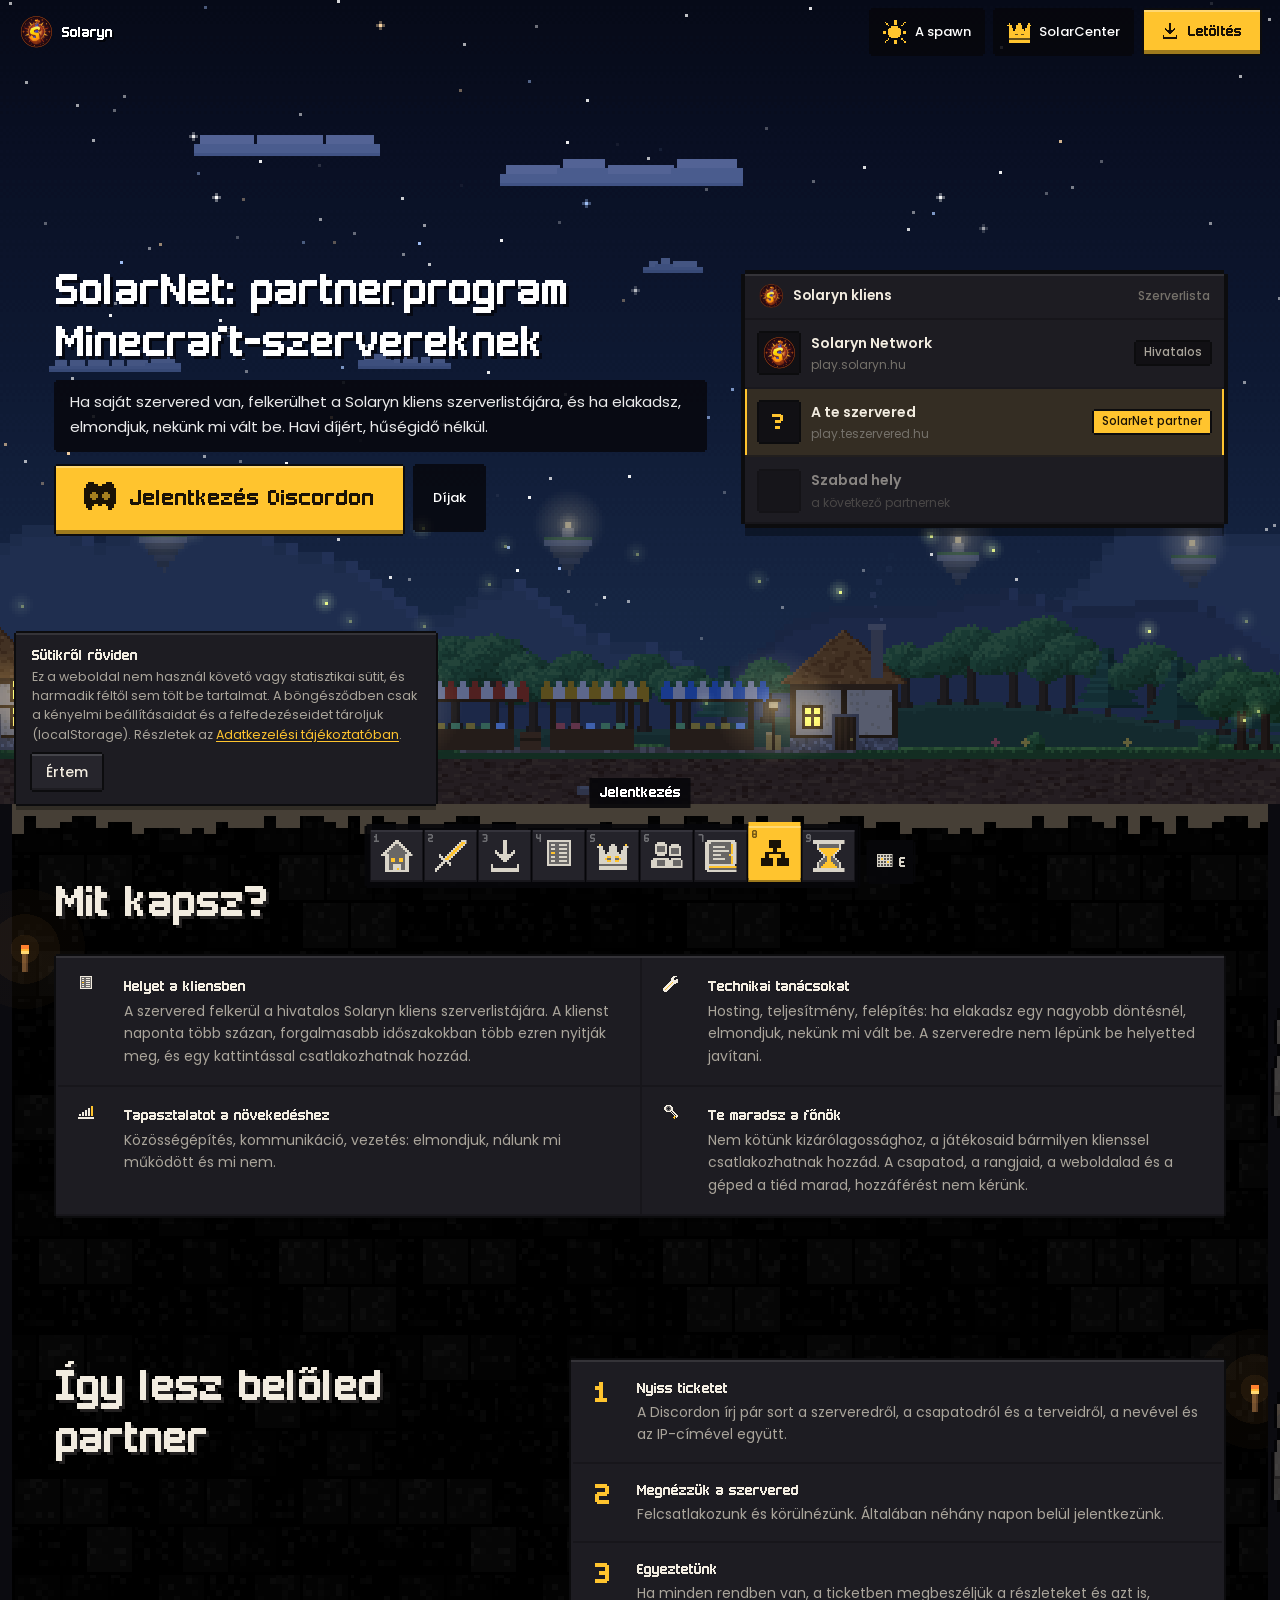
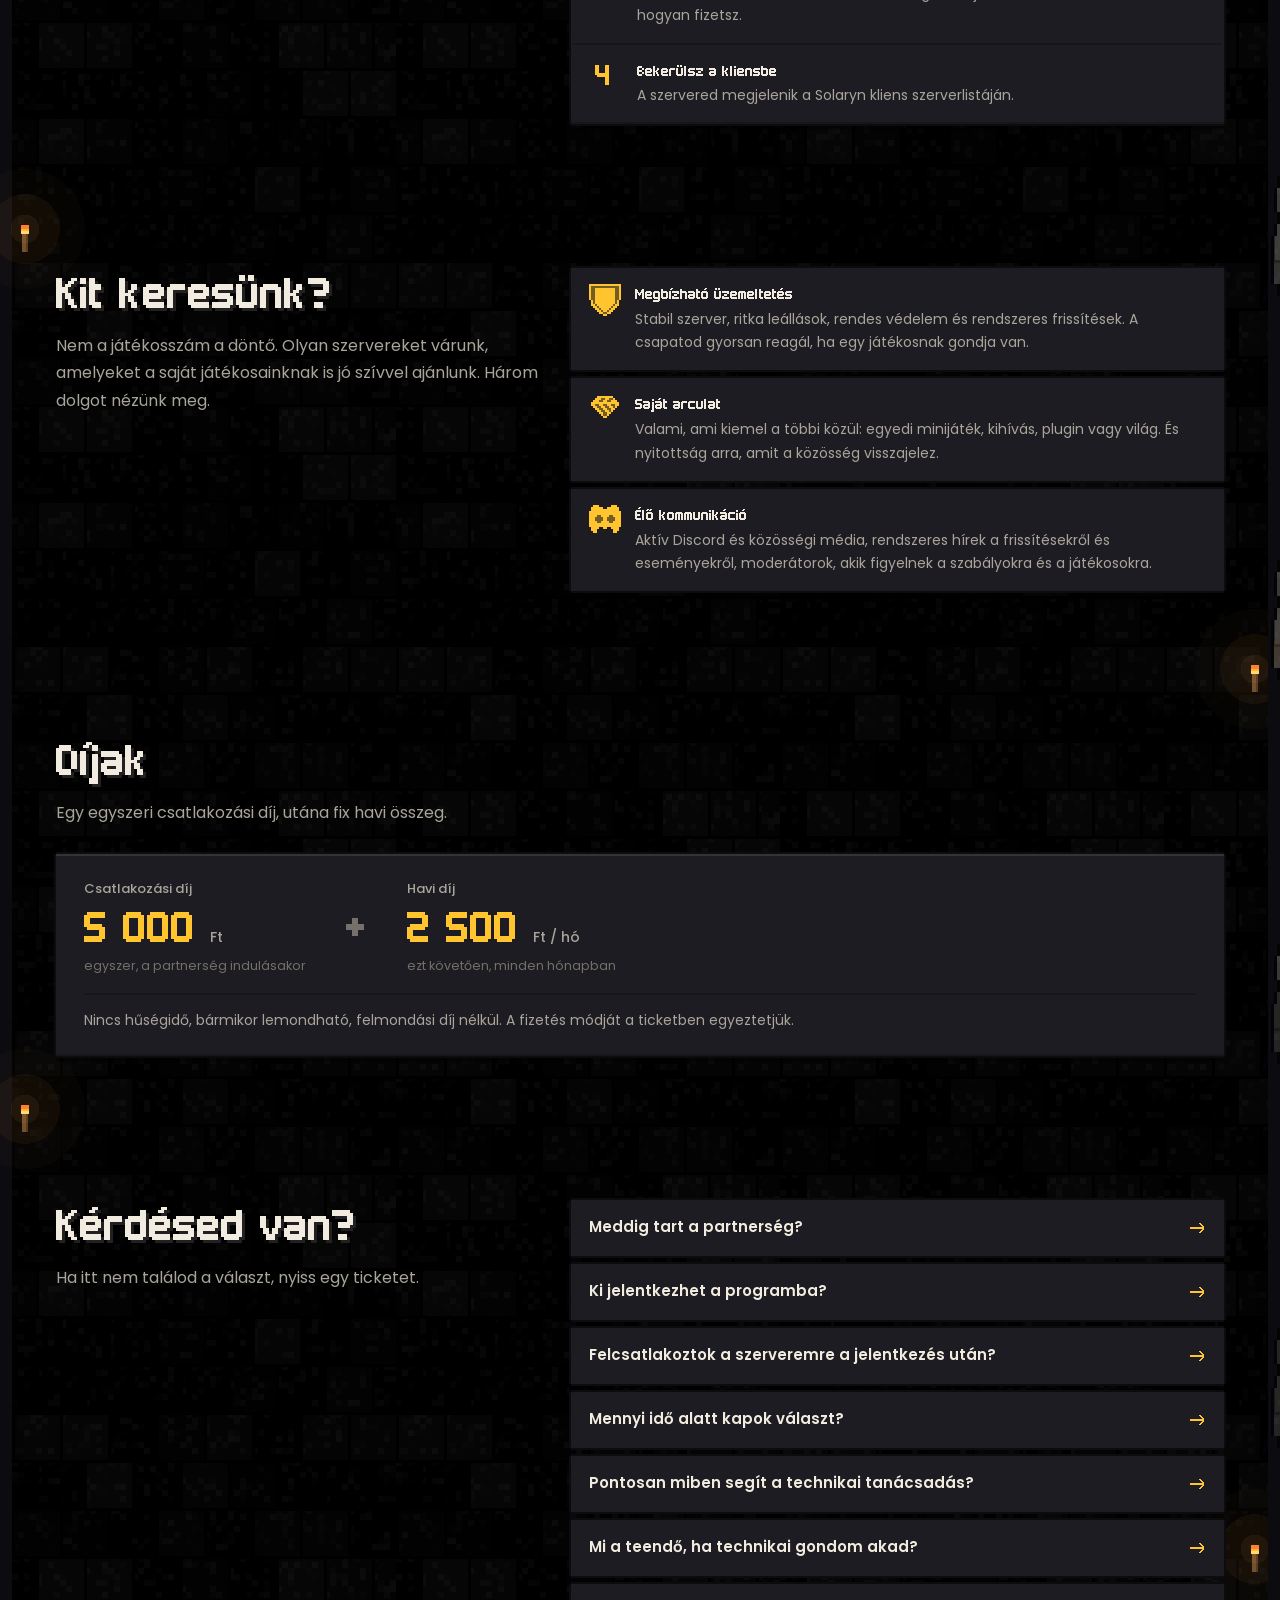
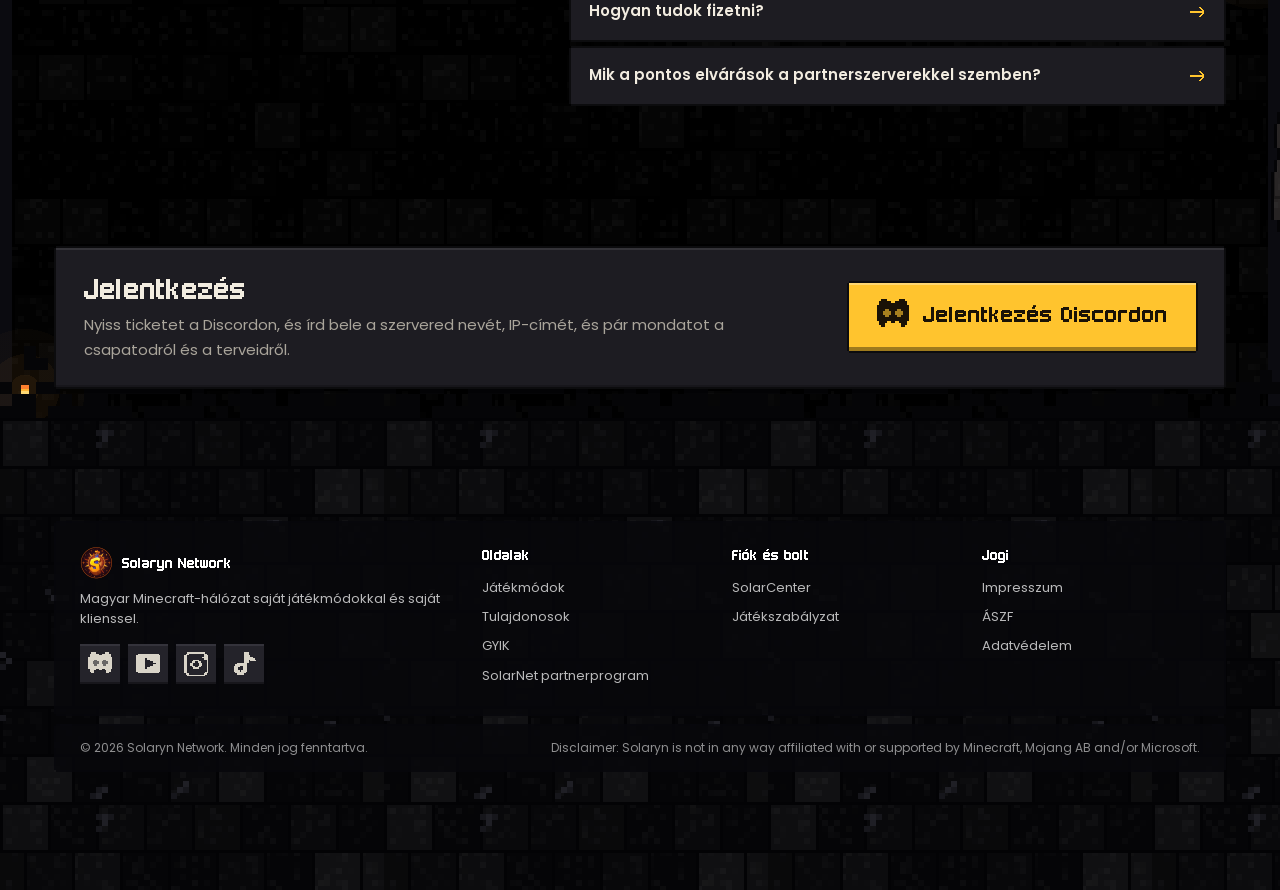
<file: solarnet/index.html>
<!DOCTYPE html>
<html lang="hu">

<head>
    <meta charset="UTF-8">
    <meta http-equiv="Content-Security-Policy" content="default-src 'self'; script-src 'self'; style-src 'self' 'unsafe-inline'; img-src 'self' data: blob: https://api.solaryn.hu:25572; connect-src 'self' https://api.solaryn.hu:25572; font-src 'self'; frame-src 'none'; object-src 'none'; base-uri 'self'; form-action 'self'; upgrade-insecure-requests">
    <meta name="referrer" content="strict-origin-when-cross-origin">
    <meta name="viewport" content="width=device-width, initial-scale=1.0, viewport-fit=cover">

    <title>SolarNet partnerprogram - Solaryn Network</title>
    <meta name="description" content="SolarNet: a Solaryn Network partnerprogramja Minecraft-szervereknek. Hely a hivatalos Solaryn kliens szerverlistáján, tanácsadás és fix díjak.">
    <meta name="author" content="Solaryn Network">
    <meta name="theme-color" content="#0e0e13">
    <meta name="color-scheme" content="dark light">
    <meta name="robots" content="index, follow, max-image-preview:large">
    <link rel="canonical" href="https://solaryn.hu/solarnet/">

    <link rel="icon" type="image/png" href="../assets/solaryn-icon.png?v=20261122">
    <link rel="apple-touch-icon" href="../assets/solaryn-icon.png?v=20261122">
    <link rel="manifest" href="../site.webmanifest">

    <meta property="og:type" content="website">
    <meta property="og:site_name" content="Solaryn Network">
    <meta property="og:locale" content="hu_HU">
    <meta property="og:url" content="https://solaryn.hu/solarnet/">
    <meta property="og:title" content="SolarNet partnerprogram - Solaryn Network">
    <meta property="og:description" content="SolarNet: a Solaryn Network partnerprogramja Minecraft-szervereknek. Hely a hivatalos Solaryn kliens szerverlistáján, tanácsadás és fix díjak.">
    <meta property="og:image" content="https://solaryn.hu/assets/og.png?v=20261122">
    <meta property="og:image:alt" content="A Solaryn Network logója - Öt világ. Egy hálózat.">
    <meta name="twitter:card" content="summary_large_image">
    <meta name="twitter:title" content="SolarNet partnerprogram - Solaryn Network">
    <meta name="twitter:description" content="SolarNet: a Solaryn Network partnerprogramja Minecraft-szervereknek. Hely a hivatalos Solaryn kliens szerverlistáján, tanácsadás és fix díjak.">
    <meta name="twitter:image" content="https://solaryn.hu/assets/og.png?v=20261122">

    <link rel="preload" as="font" href="../assets/fonts/solaryn-block.woff" type="font/woff" crossorigin>
    <link rel="stylesheet" href="../block.css?v=20261106b">
    <link rel="stylesheet" href="../docs.css?v=20261106b">
    <script src="../theme.js?v=20261106"></script>
</head>

<body class="page-sub page-solarnet" data-page="solarnet" data-view="market" data-root="../">
    <a class="skip-link" href="#main-content">Ugrás a tartalomra</a>

    <div class="world" aria-hidden="true">
        <canvas id="worldSky"></canvas>
        <div class="world-under">
            <div class="stratum s-a"></div>
            <div class="stratum s-b"></div>
            <div class="stratum s-c"></div>
            <div class="shaft"><div class="shaft-top"></div></div>
            <div class="stratum s-bed"></div>
        </div>
    </div>

    <header class="topbar">
        <a href="../" class="topbar-brand">
            <img src="../assets/solaryn-icon.png?v=20261122" alt="" width="32" height="32">
            <span>Solaryn</span>
        </a>
        <div class="topbar-spacer"></div>
        <button type="button" class="chip" id="themeBtn" aria-label="Világválasztó"><span class="chip-ico"></span><span class="chip-label">Világok</span></button>
        <a href="https://center.solaryn.hu" class="chip chip-center"><span data-ico="crown"></span><span class="chip-label">SolarCenter</span></a>
        <a href="../#kliens" class="btn btn-gold topbar-dl"><span data-ico="download"></span>Letöltés</a>
    </header>

    <main>
        <section class="sn-hero" id="main-content">
            <div>
                <h1 class="sn-title">SolarNet: partnerprogram Minecraft-szervereknek</h1>
                <p class="sn-lead">Ha saját szervered van, felkerülhet a Solaryn kliens szerverlistájára, és ha elakadsz, elmondjuk, nekünk mi vált be. Havi díjért, hűségidő nélkül.</p>
                <div class="sn-actions">
                    <a href="https://dc.solaryn.hu" class="btn btn-gold btn-big" target="_blank" rel="noopener"><span data-ico="discord"></span>Jelentkezés Discordon</a>
                    <a href="#dijak" class="chip">Díjak</a>
                </div>
            </div>
            <div class="sn-list" aria-hidden="true">
                <div class="sn-list-head"><img src="../assets/solaryn-icon.png?v=20261122" alt=""><span>Solaryn kliens</span><em>Szerverlista</em></div>
                <div class="sn-row">
                    <span class="sn-row-ico"><img src="../assets/solaryn-icon.png?v=20261122" alt=""></span>
                    <span class="sn-row-text"><b>Solaryn Network</b><small>play.solaryn.hu</small></span>
                    <span class="sn-pill">Hivatalos</span>
                </div>
                <div class="sn-row sn-row-you">
                    <span class="sn-row-ico">?</span>
                    <span class="sn-row-text"><b>A te szervered</b><small>play.teszervered.hu</small></span>
                    <span class="sn-pill">SolarNet partner</span>
                </div>
                <div class="sn-row sn-row-ghost">
                    <span class="sn-row-ico"></span>
                    <span class="sn-row-text"><b>Szabad hely</b><small>a következő partnernek</small></span>
                </div>
            </div>
        </section>

        <section class="sec" data-slot="solarnet" data-label="Mit kapsz">
            <div class="wrap">
                <div class="sec-head">
                    <h2 class="sec-title">Mit kapsz?</h2>
                </div>
                <div class="feats card">
                    <article class="feat"><span data-ico="list"></span><div><h3>Helyet a kliensben</h3><p>A szervered felkerül a hivatalos Solaryn kliens szerverlistájára. A klienst naponta több százan, forgalmasabb időszakokban több ezren nyitják meg, és egy kattintással csatlakozhatnak hozzád.</p></div></article>
                    <article class="feat"><span data-ico="wrench"></span><div><h3>Technikai tanácsokat</h3><p>Hosting, teljesítmény, felépítés: ha elakadsz egy nagyobb döntésnél, elmondjuk, nekünk mi vált be. A szerveredre nem lépünk be helyetted javítani.</p></div></article>
                    <article class="feat"><span data-ico="chart"></span><div><h3>Tapasztalatot a növekedéshez</h3><p>Közösségépítés, kommunikáció, vezetés: elmondjuk, nálunk mi működött és mi nem.</p></div></article>
                    <article class="feat"><span data-ico="key"></span><div><h3>Te maradsz a főnök</h3><p>Nem kötünk kizárólagossághoz, a játékosaid bármilyen klienssel csatlakozhatnak hozzád. A csapatod, a rangjaid, a weboldalad és a géped a tiéd marad, hozzáférést nem kérünk.</p></div></article>
                </div>
            </div>
        </section>

        <section class="sec" data-slot="solarnet" data-label="Folyamat">
            <div class="wrap sn-split">
                <div>
                    <h2 class="sec-title">Így lesz belőled partner</h2>
                </div>
                <ol class="sn-steps card">
                    <li><h3>Nyiss ticketet</h3><p>A Discordon írj pár sort a szerveredről, a csapatodról és a terveidről, a nevével és az IP-címével együtt.</p></li>
                    <li><h3>Megnézzük a szervered</h3><p>Felcsatlakozunk és körülnézünk. Általában néhány napon belül jelentkezünk.</p></li>
                    <li><h3>Egyeztetünk</h3><p>Ha minden rendben van, a ticketben megbeszéljük a részleteket és azt is, hogyan fizetsz.</p></li>
                    <li><h3>Bekerülsz a kliensbe</h3><p>A szervered megjelenik a Solaryn kliens szerverlistáján.</p></li>
                </ol>
            </div>
        </section>

        <section class="sec" data-slot="solarnet" data-label="Elvárások">
            <div class="wrap sn-split">
                <div>
                    <h2 class="sec-title">Kit keresünk?</h2>
                    <p class="sec-lead">Nem a játékosszám a döntő. Olyan szervereket várunk, amelyeket a saját játékosainknak is jó szívvel ajánlunk. Három dolgot nézünk meg.</p>
                </div>
                <div class="sn-crit">
                    <div><span class="sn-ico" data-ico="shield"></span><div><h3>Megbízható üzemeltetés</h3><p>Stabil szerver, ritka leállások, rendes védelem és rendszeres frissítések. A csapatod gyorsan reagál, ha egy játékosnak gondja van.</p></div></div>
                    <div><span class="sn-ico" data-ico="gem"></span><div><h3>Saját arculat</h3><p>Valami, ami kiemel a többi közül: egyedi minijáték, kihívás, plugin vagy világ. És nyitottság arra, amit a közösség visszajelez.</p></div></div>
                    <div><span class="sn-ico" data-ico="discord"></span><div><h3>Élő kommunikáció</h3><p>Aktív Discord és közösségi média, rendszeres hírek a frissítésekről és eseményekről, moderátorok, akik figyelnek a szabályokra és a játékosokra.</p></div></div>
                </div>
            </div>
        </section>

        <section id="dijak" class="sec" data-slot="solarnet" data-label="Díjak">
            <div class="wrap">
                <div class="sec-head">
                    <h2 class="sec-title">Díjak</h2>
                    <p class="sec-lead">Egy egyszeri csatlakozási díj, utána fix havi összeg.</p>
                </div>
                <div class="sn-price card">
                    <div class="sn-price-row">
                        <div class="sn-price-item">
                            <span class="sn-price-label">Csatlakozási díj</span>
                            <span class="sn-price-value">5 000 <small>Ft</small></span>
                            <span class="sn-price-note">egyszer, a partnerség indulásakor</span>
                        </div>
                        <span class="sn-plus" aria-hidden="true">+</span>
                        <div class="sn-price-item">
                            <span class="sn-price-label">Havi díj</span>
                            <span class="sn-price-value">2 500 <small>Ft / hó</small></span>
                            <span class="sn-price-note">ezt követően, minden hónapban</span>
                        </div>
                    </div>
                    <p class="sn-price-foot">Nincs hűségidő, bármikor lemondható, felmondási díj nélkül. A fizetés módját a ticketben egyeztetjük.</p>
                </div>
            </div>
        </section>

        <section id="gyik" class="sec" data-slot="solarnet" data-label="GYIK">
            <div class="wrap sn-split">
                <div>
                    <h2 class="sec-title">Kérdésed van?</h2>
                    <p class="sec-lead">Ha itt nem találod a választ, nyiss egy ticketet.</p>
                </div>
                <div class="faq-list">
                    <details class="faq-item" name="snfaq"><summary>Meddig tart a partnerség?<span data-ico="arrow"></span></summary><p>Ameddig mindkét félnek megéri. Nincs határozott időtartam: a partnerség havonta megújul, és bármikor felmondhatod, külön díj nélkül.</p></details>
                    <details class="faq-item" name="snfaq"><summary>Ki jelentkezhet a programba?<span data-ico="arrow"></span></summary><p>Bármelyik Minecraft-szerver tulajdonosa, akinek a szervere stabilan fut, és van saját, egyedi tartalma.</p></details>
                    <details class="faq-item" name="snfaq"><summary>Felcsatlakoztok a szerveremre a jelentkezés után?<span data-ico="arrow"></span></summary><p>Igen. Mielőtt döntünk, mindenképp megnézzük a szervert belülről is.</p></details>
                    <details class="faq-item" name="snfaq"><summary>Mennyi idő alatt kapok választ?<span data-ico="arrow"></span></summary><p>A ticketekre általában néhány napon belül reagálunk.</p></details>
                    <details class="faq-item" name="snfaq"><summary>Pontosan miben segít a technikai tanácsadás?<span data-ico="arrow"></span></summary><p>Stratégiai kérdésekben: melyik hosting éri meg, hogyan hozd ki a legtöbbet a teljesítményből, és milyen megoldások váltak be nálunk. A szervereden lévő hibákat nem javítjuk ki helyetted.</p></details>
                    <details class="faq-item" name="snfaq"><summary>Mi a teendő, ha technikai gondom akad?<span data-ico="arrow"></span></summary><p>Írj ticketet a Discordon. Tanáccsal és iránymutatással szívesen segítünk, a tényleges javítást viszont a te csapatod végzi.</p></details>
                    <details class="faq-item" name="snfaq"><summary>Hogyan tudok fizetni?<span data-ico="arrow"></span></summary><p>A fizetés módját a jelentkezésed elfogadása után, a ticketben beszéljük meg.</p></details>
                    <details class="faq-item" name="snfaq"><summary>Mik a pontos elvárások a partnerszerverekkel szemben?<span data-ico="arrow"></span></summary><p>A fent leírt három szempont: megbízható üzemeltetés, saját arculat és élő kommunikáció.</p></details>
                </div>
            </div>
        </section>

        <section class="sec" data-slot="solarnet" data-label="Jelentkezés">
            <div class="wrap">
                <div class="sn-final card">
                    <div>
                        <h2>Jelentkezés</h2>
                        <p>Nyiss ticketet a Discordon, és írd bele a szervered nevét, IP-címét, és pár mondatot a csapatodról és a terveidről.</p>
                    </div>
                    <a href="https://dc.solaryn.hu" class="btn btn-gold btn-big" target="_blank" rel="noopener"><span data-ico="discord"></span>Jelentkezés Discordon</a>
                </div>
            </div>
        </section>
    </main>

    <footer class="foot">
        <div class="wrap">
            <div class="foot-grid">
                <div>
                    <a href="../" class="foot-brand"><img src="../assets/solaryn-icon.png?v=20261122" alt="" width="32" height="32">Solaryn Network</a>
                    <p>Magyar Minecraft-hálózat saját játékmódokkal és saját klienssel.</p>
                    <div class="foot-social">
                        <a href="https://dc.solaryn.hu" target="_blank" rel="noopener" aria-label="Discord" data-ico="discord"></a>
                        <a href="https://www.youtube.com/@SolarynNetwork" target="_blank" rel="noopener" aria-label="YouTube" data-ico="youtube"></a>
                        <a href="https://www.instagram.com/solarynnetwork/" target="_blank" rel="noopener" aria-label="Instagram" data-ico="instagram"></a>
                        <a href="https://www.tiktok.com/@solaryn.network" target="_blank" rel="noopener" aria-label="TikTok" data-ico="tiktok"></a>
                    </div>
                </div>
                <div class="foot-col">
                    <h3>Oldalak</h3>
                    <a href="../#jatekmodok">Játékmódok</a>
                    <a href="../#csapat">Tulajdonosok</a>
                    <a href="../#gyik">GYIK</a>
                    <a href="../solarnet/">SolarNet partnerprogram</a>
                </div>
                <div class="foot-col">
                    <h3>Fiók és bolt</h3>
                    <a href="https://center.solaryn.hu">SolarCenter</a>
                    <a href="../szabalyzat/">Játékszabályzat</a>
                </div>
                <div class="foot-col">
                    <h3>Jogi</h3>
                    <a href="../jogi/#impresszum">Impresszum</a>
                    <a href="../jogi/#aszf">ÁSZF</a>
                    <a href="../jogi/#adatkezeles">Adatvédelem</a>
                </div>
            </div>
            <div class="foot-bottom">
                <span>© 2026 Solaryn Network. Minden jog fenntartva.</span>
                <span>Disclaimer: Solaryn is not in any way affiliated with or supported by Minecraft, Mojang AB and/or Microsoft.</span>
            </div>
        </div>
    </footer>

    <script src="../pixel-icons.js?v=20261106"></script>
    <script src="../world.js?v=20261106"></script>
    <script src="../shell.js?v=20261106b"></script>
</body>

</html>
</file>
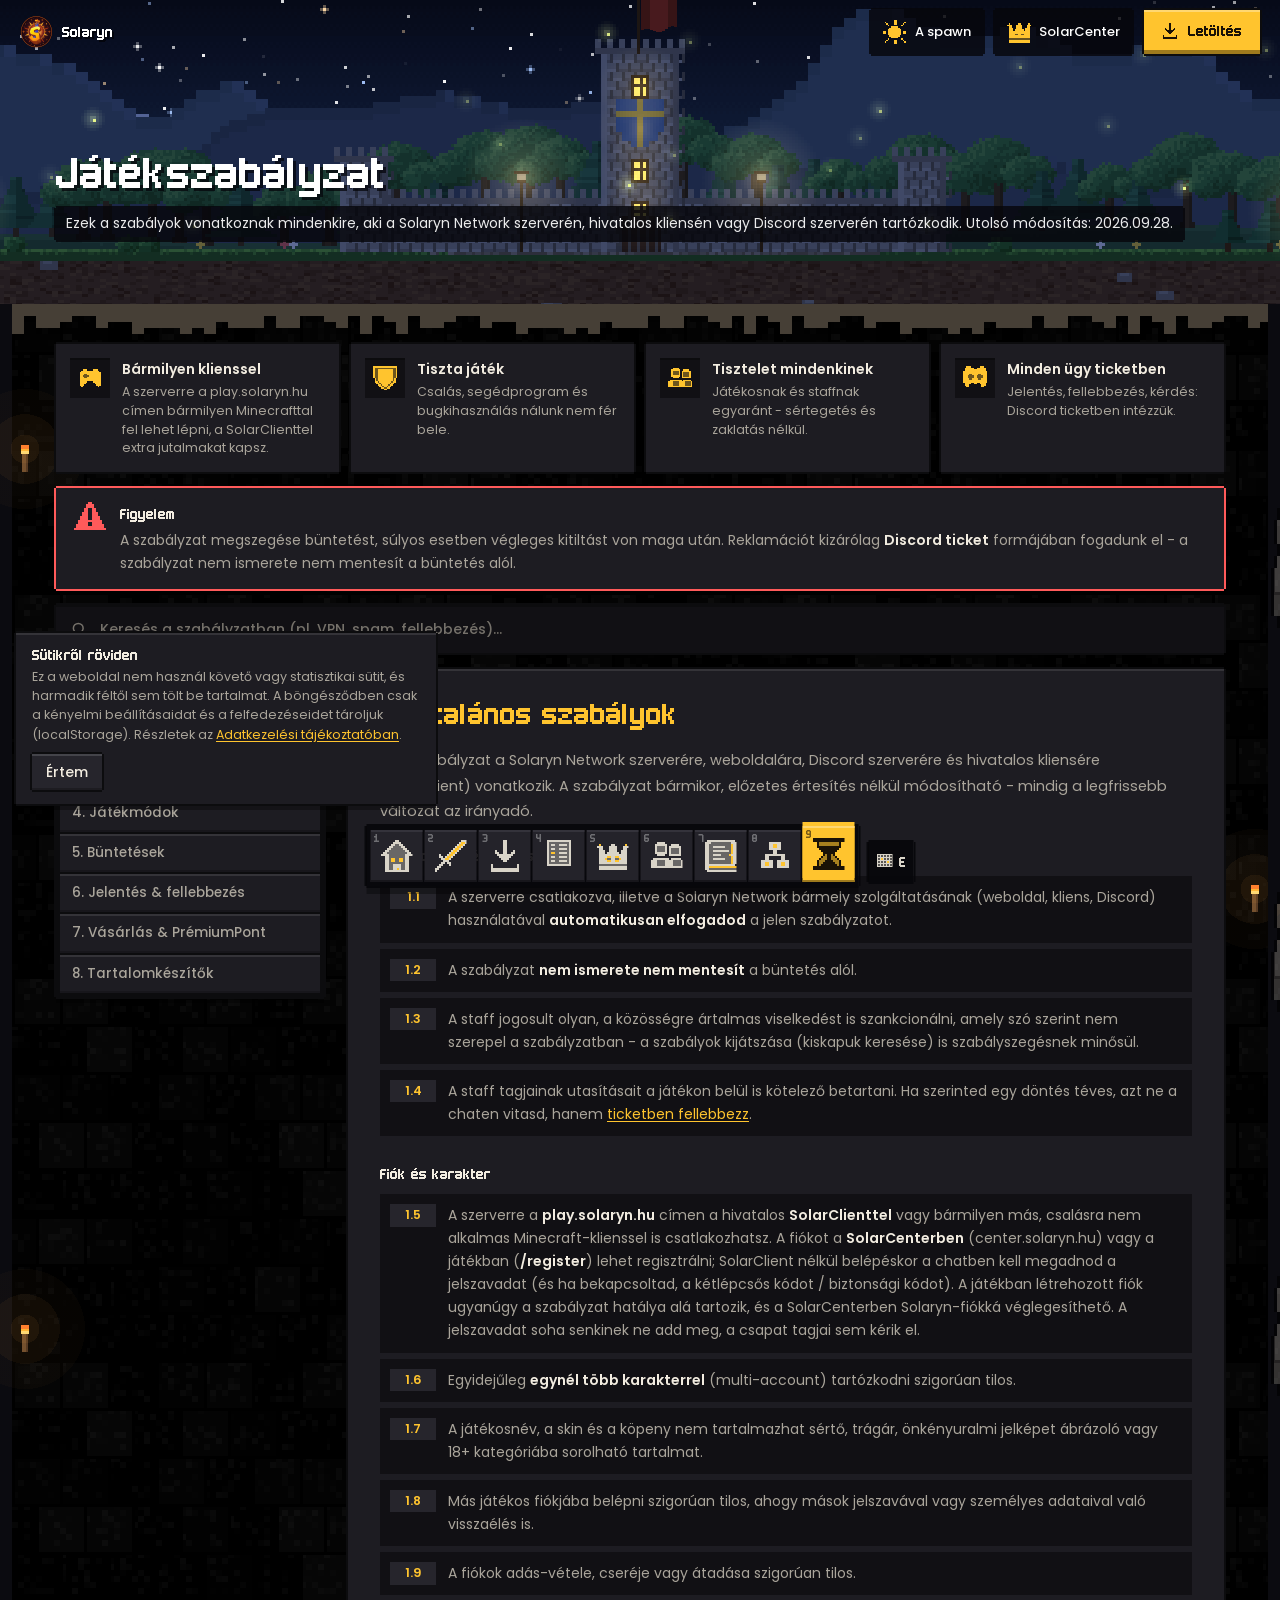
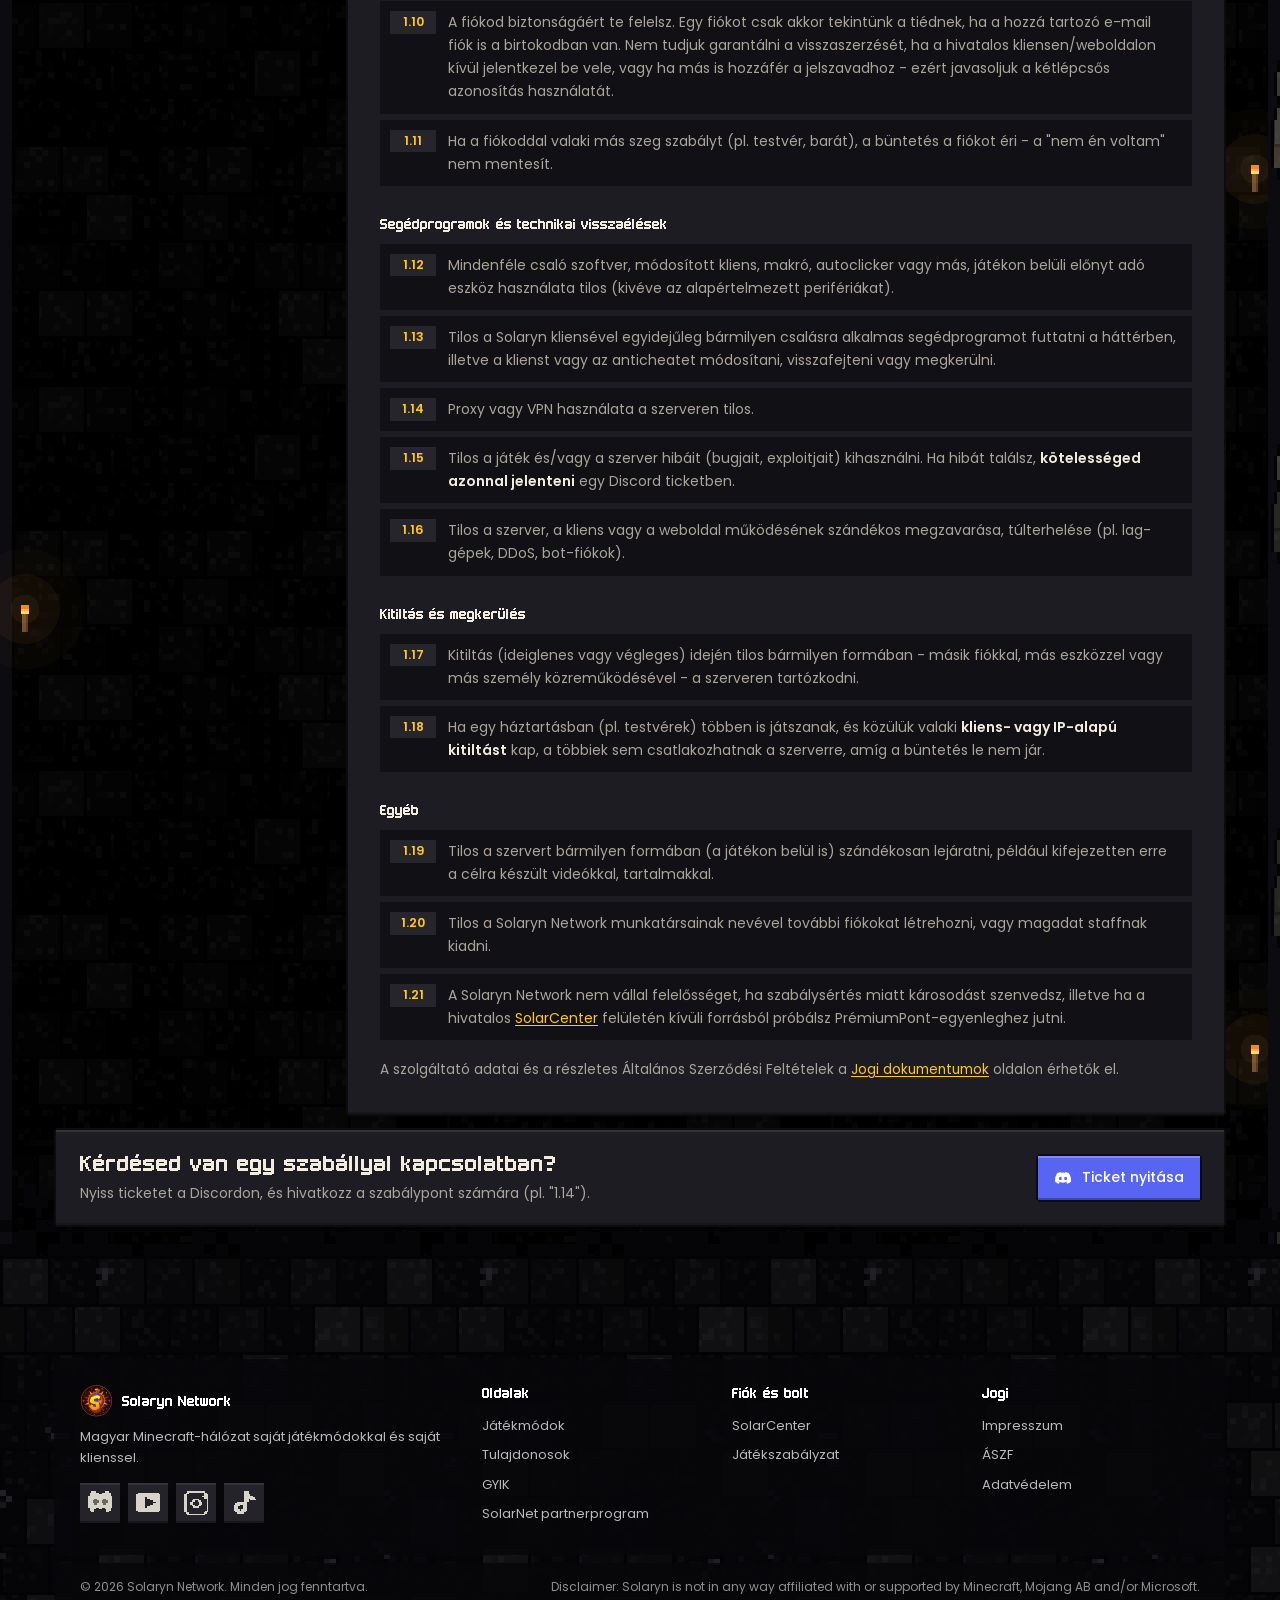
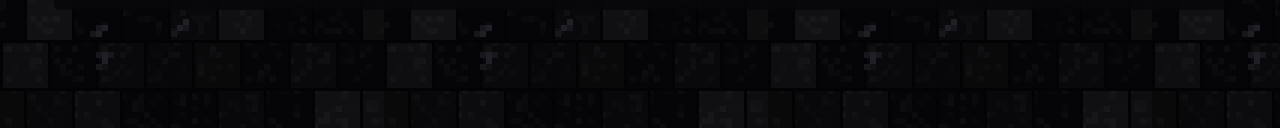
<file: szabalyzat/index.html>
<!DOCTYPE html>
<html lang="hu">

<head>
    <meta charset="UTF-8">
    <meta http-equiv="Content-Security-Policy" content="default-src 'self'; script-src 'self'; style-src 'self' 'unsafe-inline'; img-src 'self' data: blob: https://api.solaryn.hu:25572; connect-src 'self' https://api.solaryn.hu:25572; font-src 'self'; frame-src 'none'; object-src 'none'; base-uri 'self'; form-action 'self'; upgrade-insecure-requests">
    <meta name="referrer" content="strict-origin-when-cross-origin">
    <meta name="viewport" content="width=device-width, initial-scale=1.0, viewport-fit=cover">

    <title>Játékszabályzat - Solaryn Network</title>
    <meta name="description" content="A Solaryn Network hivatalos játékszabályzata - általános, chat, Discord és játékmód-specifikus szabályok, büntetési tételek, fellebbezés, vásárlás és tartalomkészítés.">
    <meta name="author" content="Solaryn Network">
    <meta name="theme-color" content="#0e0e13">
    <meta name="color-scheme" content="dark light">
    <meta name="robots" content="index, follow, max-image-preview:large">
    <link rel="canonical" href="https://solaryn.hu/szabalyzat/">

    <link rel="icon" type="image/png" href="../assets/solaryn-icon.png?v=20261122">
    <link rel="apple-touch-icon" href="../assets/solaryn-icon.png?v=20261122">
    <link rel="manifest" href="../site.webmanifest">

    <meta property="og:type" content="website">
    <meta property="og:site_name" content="Solaryn Network">
    <meta property="og:locale" content="hu_HU">
    <meta property="og:url" content="https://solaryn.hu/szabalyzat/">
    <meta property="og:title" content="Játékszabályzat - Solaryn Network">
    <meta property="og:description" content="A Solaryn Network hivatalos játékszabályzata - általános, chat, Discord és játékmód-specifikus szabályok, büntetési tételek, fellebbezés, vásárlás és tartalomkészítés.">
    <meta property="og:image" content="https://solaryn.hu/assets/og.png?v=20261122">
    <meta property="og:image:alt" content="Solaryn Network">
    <meta name="twitter:card" content="summary_large_image">
    <meta name="twitter:title" content="Játékszabályzat - Solaryn Network">
    <meta name="twitter:description" content="A Solaryn Network hivatalos játékszabályzata - általános, chat, Discord és játékmód-specifikus szabályok, büntetési tételek, fellebbezés, vásárlás és tartalomkészítés.">
    <meta name="twitter:image" content="https://solaryn.hu/assets/og.png?v=20261122">
    <link rel="preload" as="font" href="../assets/fonts/solaryn-block.woff" type="font/woff" crossorigin>
    <link rel="stylesheet" href="../block.css?v=20261106b">
    <link rel="stylesheet" href="../docs.css?v=20261106b">
    <script src="../theme.js?v=20261106"></script>
</head>

<body class="page-sub page-szabalyzat" data-page="szabalyzat" data-view="sanction" data-root="../">
    <a class="skip-link" href="#main-content">Ugrás a tartalomra</a>

    <div class="world" aria-hidden="true">
        <canvas id="worldSky"></canvas>
        <div class="world-under">
            <div class="stratum s-a"></div>
            <div class="stratum s-b"></div>
            <div class="stratum s-c"></div>
            <div class="shaft"><div class="shaft-top"></div></div>
            <div class="stratum s-bed"></div>
        </div>
    </div>

    <header class="topbar">
        <a href="../" class="topbar-brand">
            <img src="../assets/solaryn-icon.png?v=20261122" alt="" width="32" height="32">
            <span>Solaryn</span>
        </a>
        <div class="topbar-spacer"></div>
        <button type="button" class="chip" id="themeBtn" aria-label="Világválasztó"><span class="chip-ico"></span><span class="chip-label">Világok</span></button>
        <a href="https://center.solaryn.hu" class="chip chip-center"><span data-ico="crown"></span><span class="chip-label">SolarCenter</span></a>
        <a href="../#kliens" class="btn btn-gold topbar-dl"><span data-ico="download"></span>Letöltés</a>
    </header>

    <main>
        <header class="page-head" id="main-content">
            <div class="wrap">
                <h1 class="page-title">Játékszabályzat</h1>
                <p class="page-lead">Ezek a szabályok vonatkoznak mindenkire, aki a Solaryn Network szerverén, hivatalos kliensén vagy Discord
            szerverén tartózkodik. Utolsó módosítás: 2026.09.28.</p>
            </div>
        </header>

        <div class="doc">
    <section class="legal-page rules-page">
            <div class="rules-intro">
                <div class="rules-intro-item">
                    <div class="rules-intro-icon" data-ico="gamepad" aria-hidden="true"></div>
                    <div><b>Bármilyen klienssel</b><p>A szerverre a play.solaryn.hu címen bármilyen Minecrafttal fel lehet lépni, a SolarClienttel extra jutalmakat kapsz.</p></div>
                </div>
                <div class="rules-intro-item">
                    <div class="rules-intro-icon" data-ico="shield" aria-hidden="true"></div>
                    <div><b>Tiszta játék</b><p>Csalás, segédprogram és bugkihasználás nálunk nem fér bele.</p></div>
                </div>
                <div class="rules-intro-item">
                    <div class="rules-intro-icon" data-ico="people" aria-hidden="true"></div>
                    <div><b>Tisztelet mindenkinek</b><p>Játékosnak és staffnak egyaránt - sértegetés és zaklatás nélkül.</p></div>
                </div>
                <div class="rules-intro-item">
                    <div class="rules-intro-icon" data-ico="discord" aria-hidden="true"></div>
                    <div><b>Minden ügy ticketben</b><p>Jelentés, fellebbezés, kérdés: Discord ticketben intézzük.</p></div>
                </div>
            </div>

            <div class="rules-warning">
                <div class="rules-warning-icon" data-ico="alert" aria-hidden="true"></div>
                <div>
                    <b>Figyelem</b>
                    <p>A szabályzat megszegése büntetést, súlyos esetben végleges kitiltást von maga után. Reklamációt
                        kizárólag <strong>Discord ticket</strong> formájában fogadunk el - a szabályzat nem ismerete nem mentesít a
                        büntetés alól.</p>
                </div>
            </div>

            <div class="rules-toolbar">
                <label class="rules-search">
                    <svg viewBox="0 0 24 24" width="18" height="18" aria-hidden="true"><circle cx="11" cy="11" r="6.5" fill="none" stroke="currentColor" stroke-width="2"/><path d="M16 16l4.5 4.5" fill="none" stroke="currentColor" stroke-width="2" stroke-linecap="round"/></svg>
                    <span class="sr-only">Keresés a szabályzatban</span>
                    <input type="search" id="rulesSearch" placeholder="Keresés a szabályzatban (pl. VPN, spam, fellebbezés)..." autocomplete="off">
                </label>
                <span class="rules-search-count" id="rulesSearchCount" aria-live="polite"></span>
            </div>

            <div class="legal-layout">
                <div class="legal-sidebar">
                    <button class="legal-tab active" data-legal="altalanos">1. Általános szabályok</button>
                    <button class="legal-tab" data-legal="kozossegi">2. Chat &amp; kommunikáció</button>
                    <button class="legal-tab" data-legal="discord">3. Discord szabályzat</button>
                    <button class="legal-tab" data-legal="jatekmodok">4. Játékmódok</button>
                    <button class="legal-tab" data-legal="buntetesek">5. Büntetések</button>
                    <button class="legal-tab" data-legal="fellebbezes">6. Jelentés &amp; fellebbezés</button>
                    <button class="legal-tab" data-legal="vasarlas">7. Vásárlás &amp; PrémiumPont</button>
                    <button class="legal-tab" data-legal="tartalom">8. Tartalomkészítők</button>
                </div>

                <div class="card legal-card">
                    <div class="legal-panel active" data-legal-panel="altalanos">
                        <h3>1. Általános szabályok</h3>
                        <p class="panel-lead">Ez a szabályzat a Solaryn Network szerverére, weboldalára, Discord
                            szerverére és hivatalos kliensére (SolarClient) vonatkozik. A szabályzat bármikor, előzetes
                            értesítés nélkül módosítható - mindig a legfrissebb változat az irányadó.</p>

                        <h4>Elfogadás és érvényesség</h4>
                        <ul class="rules-list">
                            <li data-n="1.1">A szerverre csatlakozva, illetve a Solaryn Network bármely szolgáltatásának
                                (weboldal, kliens, Discord) használatával <strong>automatikusan elfogadod</strong> a
                                jelen szabályzatot.</li>
                            <li data-n="1.2">A szabályzat <strong>nem ismerete nem mentesít</strong> a büntetés alól.</li>
                            <li data-n="1.3">A staff jogosult olyan, a közösségre ártalmas viselkedést is szankcionálni,
                                amely szó szerint nem szerepel a szabályzatban - a szabályok kijátszása (kiskapuk keresése)
                                is szabályszegésnek minősül.</li>
                            <li data-n="1.4">A staff tagjainak utasításait a játékon belül is kötelező betartani. Ha
                                szerinted egy döntés téves, azt ne a chaten vitasd, hanem
                                <a href="#fellebbezes">ticketben fellebbezz</a>.</li>
                        </ul>

                        <h4>Fiók és karakter</h4>
                        <ul class="rules-list">
                            <li data-n="1.5">A szerverre a <strong>play.solaryn.hu</strong> címen a hivatalos <strong>SolarClienttel</strong> vagy
                                bármilyen más, csalásra nem alkalmas Minecraft-klienssel is csatlakozhatsz. A fiókot a
                                <strong>SolarCenterben</strong> (center.solaryn.hu) vagy a játékban (<strong>/register</strong>) lehet regisztrálni; SolarClient nélkül belépéskor
                                a chatben kell megadnod a jelszavadat (és ha bekapcsoltad, a kétlépcsős kódot / biztonsági kódot). A játékban létrehozott fiók
                                ugyanúgy a szabályzat hatálya alá tartozik, és a SolarCenterben Solaryn-fiókká véglegesíthető.
                                A jelszavadat soha senkinek ne add meg, a csapat tagjai sem kérik el.</li>
                            <li data-n="1.6">Egyidejűleg <strong>egynél több karakterrel</strong> (multi-account) tartózkodni
                                szigorúan tilos.</li>
                            <li data-n="1.7">A játékosnév, a skin és a köpeny nem tartalmazhat sértő, trágár, önkényuralmi
                                jelképet ábrázoló vagy 18+ kategóriába sorolható tartalmat.</li>
                            <li data-n="1.8">Más játékos fiókjába belépni szigorúan tilos, ahogy mások jelszavával vagy
                                személyes adataival való visszaélés is.</li>
                            <li data-n="1.9">A fiókok adás-vétele, cseréje vagy átadása szigorúan tilos.</li>
                            <li data-n="1.10">A fiókod biztonságáért te felelsz. Egy fiókot csak akkor tekintünk a
                                tiédnek, ha a hozzá tartozó e-mail fiók is a birtokodban van. Nem tudjuk garantálni a
                                visszaszerzését, ha a hivatalos kliensen/weboldalon kívül jelentkezel be vele, vagy ha más
                                is hozzáfér a jelszavadhoz - ezért javasoljuk a kétlépcsős azonosítás használatát.</li>
                            <li data-n="1.11">Ha a fiókoddal valaki más szeg szabályt (pl. testvér, barát), a büntetés
                                a fiókot éri - a "nem én voltam" nem mentesít.</li>
                        </ul>

                        <h4>Segédprogramok és technikai visszaélések</h4>
                        <ul class="rules-list">
                            <li data-n="1.12">Mindenféle csaló szoftver, módosított kliens, makró, autoclicker vagy más,
                                játékon belüli előnyt adó eszköz használata tilos (kivéve az alapértelmezett
                                perifériákat).</li>
                            <li data-n="1.13">Tilos a Solaryn kliensével egyidejűleg bármilyen csalásra alkalmas
                                segédprogramot futtatni a háttérben, illetve a klienst vagy az anticheatet módosítani,
                                visszafejteni vagy megkerülni.</li>
                            <li data-n="1.14">Proxy vagy VPN használata a szerveren tilos.</li>
                            <li data-n="1.15">Tilos a játék és/vagy a szerver hibáit (bugjait, exploitjait) kihasználni.
                                Ha hibát találsz, <strong>kötelességed azonnal jelenteni</strong> egy Discord
                                ticketben.</li>
                            <li data-n="1.16">Tilos a szerver, a kliens vagy a weboldal működésének szándékos
                                megzavarása, túlterhelése (pl. lag-gépek, DDoS, bot-fiókok).</li>
                        </ul>

                        <h4>Kitiltás és megkerülés</h4>
                        <ul class="rules-list">
                            <li data-n="1.17">Kitiltás (ideiglenes vagy végleges) idején tilos bármilyen formában -
                                másik fiókkal, más eszközzel vagy más személy közreműködésével - a szerveren tartózkodni.</li>
                            <li data-n="1.18">Ha egy háztartásban (pl. testvérek) többen is játszanak, és közülük valaki
                                <strong>kliens- vagy IP-alapú kitiltást</strong> kap, a többiek sem csatlakozhatnak a
                                szerverre, amíg a büntetés le nem jár.</li>
                        </ul>

                        <h4>Egyéb</h4>
                        <ul class="rules-list">
                            <li data-n="1.19">Tilos a szervert bármilyen formában (a játékon belül is) szándékosan
                                lejáratni, például kifejezetten erre a célra készült videókkal, tartalmakkal.</li>
                            <li data-n="1.20">Tilos a Solaryn Network munkatársainak nevével további fiókokat létrehozni,
                                vagy magadat staffnak kiadni.</li>
                            <li data-n="1.21">A Solaryn Network nem vállal felelősséget, ha szabálysértés miatt károsodást
                                szenvedsz, illetve ha a hivatalos <a href="https://center.solaryn.hu">SolarCenter</a>
                                felületén kívüli forrásból próbálsz PrémiumPont-egyenleghez jutni.</li>
                        </ul>
                        <p style="margin-top: 10px; font-size: 0.85rem;">A szolgáltató adatai és a részletes Általános
                            Szerződési Feltételek a <a href="../jogi/#aszf">Jogi dokumentumok</a> oldalon érhetők el.</p>
                    </div>

                    <div class="legal-panel" data-legal-panel="kozossegi">
                        <h3>2. Chat &amp; kommunikáció</h3>
                        <p class="panel-lead">Az alábbi szabályok a szerver in-game chatjére, a privát üzenetekre és minden
                            olyan felületre vonatkoznak, ahol a Solaryn Network játékosai kommunikálnak egymással.</p>

                        <h4>Viselkedés</h4>
                        <ul class="rules-list">
                            <li data-n="2.1">Trágár kifejezések használata tilos.</li>
                            <li data-n="2.2">Tilos más játékosokat, a szerver munkatársait vagy magát a szervert sértegetni,
                                provokálni.</li>
                            <li data-n="2.3">Tilos más játékosok vagy a szerver munkatársainak zaklatása.</li>
                            <li data-n="2.4">Tilos a megkülönböztetés: negatív megjegyzések mások bőrszínével, nemével,
                                vallásával, szexuális irányultságával vagy más személyes tulajdonságával kapcsolatban.</li>
                            <li data-n="2.5">Tilos bármilyen rasszista megnyilvánulás, bármilyen kontextusban.</li>
                            <li data-n="2.6">Tilos más játékosok kiparodizálása (megszemélyesítése).</li>
                            <li data-n="2.7">Tilos felnőtt (18+) tartalom megosztása, illetve erre utaló linkek
                                küldése.</li>
                            <li data-n="2.8">Tilos bármiféle politikai szervezet említése, pártolása, szidalmazása vagy
                                kritizálása a közösségi felületeinken.</li>
                        </ul>

                        <h4>Chat-használat</h4>
                        <ul class="rules-list">
                            <li data-n="2.9">Tilos a spam és a flood - ugyanannak vagy nagyon hasonló szövegnek a
                                többszöri kiírása, illetve a csupa nagybetűs (caps) üzenetek halmozása.</li>
                            <li data-n="2.10">Tilos a káromkodásszűrő szándékos megkerülése (pl. speciális karakterekkel,
                                szóközökkel, elírásokkal).</li>
                            <li data-n="2.11">Tilos más játékszerverek, Discord szerverek, YouTube- vagy Twitch-tartalmak
                                hirdetése (kivéve a Solaryn Network saját tartalmait).</li>
                            <li data-n="2.12">Tilos a kéregetés - PrémiumPont, rang, event-tárgy vagy felszerelés
                                kéregetése.</li>
                            <li data-n="2.13">A szerver munkatársainak <strong>tilos privát üzenetet (/msg)</strong>
                                küldeni, kivéve ha ők kezdeményezik az adott beszélgetést.</li>
                        </ul>

                        <h4>Személyes adatok és biztonság</h4>
                        <ul class="rules-list">
                            <li data-n="2.14">Tilos mások személyes adatainak (valódi név, lakcím, telefonszám, fotó,
                                IP-cím stb.) megosztása vagy ezzel való fenyegetőzés.</li>
                            <li data-n="2.15">Tilos gyanús, kártékony vagy adathalász linkek, fájlok küldése, illetve
                                mások jelszavának, belépési adatainak elkérése.</li>
                            <li data-n="2.16">Tilos a valós pénzért történő kereskedelem (RMT) felajánlása vagy
                                szervezése.</li>
                        </ul>
                    </div>

                    <div class="legal-panel" data-legal-panel="discord">
                        <h3>3. Discord szabályzat</h3>
                        <p class="panel-lead">A hivatalos Solaryn Network Discord szerverére a közösségi szabályok (lásd 2. pont)
                            és az alábbi Discord-szabályok érvényesek. A staff ez alapján szankcionál: a büntetéseket a
                            <a href="#pont-3-30">Discord büntetések</a> táblázat tartalmazza.</p>

                        <h4>Alapelvek</h4>
                        <ul class="rules-list">
                            <li data-n="3.1">A Discord <strong>Felhasználási feltételei</strong> és <strong>Közösségi
                                irányelvei</strong> minden tagra kötelezők - ami ott tilos, az nálunk is.</li>
                            <li data-n="3.2">Egy személy egy fiókkal lehet a szerveren. Büntetés megkerülése másik
                                (mellék)fiókkal szigorúbb büntetést von maga után.</li>
                            <li data-n="3.3">A staff utasításait be kell tartani. Ha egy döntéssel nem értesz egyet, azt
                                ne a nyilvános csatornákon vitasd, hanem ticketben vagy fellebbezésben.</li>
                        </ul>

                        <h4>Profil és megjelenés</h4>
                        <ul class="rules-list">
                            <li data-n="3.4">A felhasználó avatárja, egyéni állapota (státusza), szerverbeli beceneve és
                                felhasználóneve sem tartalmazhat önkényuralmi jelképet, sértő, trágár vagy 18+ kategóriába
                                sorolható tartalmat.</li>
                            <li data-n="3.5">Tilos a staffot, a Solaryn Networköt vagy más tagot megszemélyesíteni (név,
                                avatar, rang utánzása).</li>
                        </ul>

                        <h4>Chat és csatornák</h4>
                        <ul class="rules-list">
                            <li data-n="3.6">Minden csatornát a rendeltetésének megfelelően használj - off-topic
                                beszélgetés az erre kijelölt csatornákban.</li>
                            <li data-n="3.7">Tilos a spam és a flood: ugyanannak az üzenetnek az ismétlése, sok rövid
                                üzenet egymás után, csupa nagybetű, emoji-, matrica- és GIF-áradat.</li>
                            <li data-n="3.8">Tilos staffot, rangokat vagy tömegeket (@everyone, @here) indokolatlanul
                                megemlíteni.</li>
                            <li data-n="3.9">Tilos a káromkodás, a sértegetés, a provokálás, a zaklatás és mások
                                lejáratása - viccként is.</li>
                            <li data-n="3.10">Tilos minden rasszista, gyűlöletkeltő, kirekesztő vagy erőszakra buzdító
                                megnyilvánulás.</li>
                            <li data-n="3.11">Tilos 18+, NSFW, véres vagy sokkoló tartalmat küldeni (képben, linkben,
                                emojiban, matricában is).</li>
                            <li data-n="3.12">Politikai és vallási vitákat ne folytass a szerveren.</li>
                        </ul>

                        <h4>Hangcsatornák</h4>
                        <ul class="rules-list">
                            <li data-n="3.13">Hangcsatornákban tilos a hangtorzító, a zajkeltés és a szándékos
                                fülzúgás-okozás (earrape), valamint mások beszélgetésének folyamatos megzavarása.</li>
                            <li data-n="3.14">Mások hangját csak a beleegyezésükkel szabad rögzíteni vagy közvetíteni.</li>
                            <li data-n="3.15">A zenebotot ne használd mások zavarására (pl. hangos, sértő vagy 18+
                                tartalom lejátszására).</li>
                        </ul>

                        <h4>Biztonság és hirdetés</h4>
                        <ul class="rules-list">
                            <li data-n="3.16">Tilos más szerver, közösség vagy szolgáltatás hirdetése - csatornában és
                                privát üzenetben (DM-reklám) is. Kivétel a <a href="#tartalom">tartalomkészítői</a>
                                csatornák szabályai szerinti megosztás.</li>
                            <li data-n="3.17">Tilos átverős, adathalász (pl. "ingyen Nitro"), kártékony vagy letöltésre
                                csábító gyanús linket, fájlt küldeni.</li>
                            <li data-n="3.18">Tilos más személyes adatait (valódi név, cím, telefonszám, kép, IP-cím
                                stb.) közzétenni vagy ezzel fenyegetni.</li>
                            <li data-n="3.19">A Solaryn munkatársai soha nem kérik el a jelszavadat, a 2FA-kódodat vagy a
                                Discord-tokenedet - aki ilyet kér, azt jelentsd ticketben.</li>
                        </ul>

                        <h4>Ticket rendszer</h4>
                        <ul class="rules-list">
                            <li data-n="3.20">Ne írj a szerver munkatársainak privát üzenetben Solaryn-ügyekkel
                                kapcsolatban - minden ügyintézéshez a <strong>ticket rendszert</strong> használd.</li>
                            <li data-n="3.21">Ne említs meg (@mention) szerver munkatársakat egy ticketben - ez azonnali
                                ticket-bezárást von maga után.</li>
                            <li data-n="3.22">Csak akkor nyiss ticketet, ha valós kérdésed vagy problémád van, és egy
                                ügyre egyszerre csak egy ticketet nyiss.</li>
                            <li data-n="3.23">Ne kérdezgesd folyamatosan, hogy mikor érkezik válasz - légy türelemmel, a
                                csapatunk a beérkezés sorrendjében dolgozza fel a ticketeket.</li>
                            <li data-n="3.24">Ha csapattagnak (staff) szeretnél jelentkezni, azt <strong>ne
                                    ticketben</strong>, hanem a Discordon meghirdetett, dedikált jelentkezési
                                csatornán keresztül tedd.</li>
                            <li data-n="3.25">Ne kérdezd a szerver munkatársait személyes ügyeikről.</li>
                            <li data-n="3.26">Nem kérheted a Solaryn Network üzemeltetőit és munkatársait, hogy segítsenek
                                a saját szervered fejlesztésében vagy üzemeltetésében - erre a
                                <a href="../solarnet/">SolarNet partnerprogram</a> szolgál.</li>
                            <li data-n="3.27">A Solaryn Network munkatársai csak akkor kötelesek segítséget nyújtani, ha
                                velük szemben megvan az alapvető tisztelet - ellenkező esetben jogosultak a ticket
                                lezárására.</li>
                        </ul>

                        <h4>Discord büntetések</h4>
                        <ul class="rules-list">
                            <li data-n="3.28"><strong>Némítás</strong> alatt minden csatornát látsz, de nem írhatsz, nem
                                reagálhatsz és hangcsatornába sem léphetsz.</li>
                            <li data-n="3.29"><strong>Kitiltás</strong> alatt csak a <strong>⚖️┃fellebbezés</strong>
                                kivétel szobát látod, a többi rangod a tiltás idejére felfüggesztésre kerül, lejáratkor
                                automatikusan visszakapod.</li>
                            <li data-n="3.30">Minden szabálysértés eggyel emeli a szintedet az adott indoknál. A szint
                                ugyanúgy csökken, mint a játékban: némításnál <strong>2 hónap</strong>, kitiltásnál
                                <strong>3 hónap</strong> szabálysértés nélkül eggyel lejjebb kerülsz. A táblázatban nem
                                szereplő esetekben a staff a leginkább hasonló indok alapján dönt.</li>
                        </ul>
                        <div class="rules-table-wrap">
                            <table class="rules-table rules-table-levels">
                                <thead>
                                    <tr><th>Indok</th><th>1. szint</th><th>2. szint</th><th>3. szint</th><th>4. szint</th></tr>
                                </thead>
                                <tbody>
                                    <tr><td>Spam / flood (3.7)</td><td>30 perc némítás</td><td>2 óra némítás</td><td>12 óra némítás</td><td><span class="sanction sanction-temp">3 nap kitiltás</span></td></tr>
                                    <tr><td>Indokolatlan megemlítés (3.8)</td><td>1 óra némítás</td><td>6 óra némítás</td><td>1 nap némítás</td><td><span class="sanction sanction-temp">3 nap kitiltás</span></td></tr>
                                    <tr><td>Káromkodás (3.9)</td><td>30 perc némítás</td><td>1 óra némítás</td><td>3 óra némítás</td><td>1 nap némítás</td></tr>
                                    <tr><td>Sértegetés / provokálás (3.9)</td><td>2 óra némítás</td><td>12 óra némítás</td><td>3 nap némítás</td><td><span class="sanction sanction-temp">7 nap kitiltás</span></td></tr>
                                    <tr><td>Toxikus magatartás / zaklatás (3.9)</td><td>1 nap némítás</td><td><span class="sanction sanction-temp">3 nap kitiltás</span></td><td><span class="sanction sanction-temp">7 nap kitiltás</span></td><td><span class="sanction sanction-temp">30 nap kitiltás</span></td></tr>
                                    <tr><td>Rasszista / gyűlöletkeltő beszéd (3.10)</td><td>1 nap némítás</td><td><span class="sanction sanction-temp">7 nap kitiltás</span></td><td><span class="sanction sanction-temp">30 nap kitiltás</span></td><td><span class="sanction sanction-perm">Örök kitiltás</span></td></tr>
                                    <tr><td>18+ / sokkoló tartalom (3.11)</td><td><span class="sanction sanction-temp">7 nap kitiltás</span></td><td><span class="sanction sanction-temp">30 nap kitiltás</span></td><td><span class="sanction sanction-perm">Örök kitiltás</span></td><td class="na">-</td></tr>
                                    <tr><td>Hangcsatorna zavarása (3.13, 3.15)</td><td>1 óra némítás</td><td>6 óra némítás</td><td><span class="sanction sanction-temp">1 nap kitiltás</span></td><td><span class="sanction sanction-temp">7 nap kitiltás</span></td></tr>
                                    <tr><td>Nem megfelelő profil (3.4)</td><td>Felszólítás a módosításra</td><td><span class="sanction sanction-temp">1 nap kitiltás</span></td><td><span class="sanction sanction-temp">7 nap kitiltás</span></td><td><span class="sanction sanction-temp">30 nap kitiltás</span></td></tr>
                                    <tr><td>Megszemélyesítés (3.5)</td><td><span class="sanction sanction-temp">7 nap kitiltás</span></td><td><span class="sanction sanction-temp">30 nap kitiltás</span></td><td><span class="sanction sanction-perm">Örök kitiltás</span></td><td class="na">-</td></tr>
                                    <tr><td>Hirdetés / DM-reklám (3.16)</td><td>1 nap némítás</td><td><span class="sanction sanction-temp">7 nap kitiltás</span></td><td><span class="sanction sanction-temp">30 nap kitiltás</span></td><td><span class="sanction sanction-perm">Örök kitiltás</span></td></tr>
                                    <tr><td>Átverés, adathalász / kártékony link (3.17)</td><td><span class="sanction sanction-perm">Örök kitiltás</span></td><td class="na">-</td><td class="na">-</td><td class="na">-</td></tr>
                                    <tr><td>Személyes adatok közzététele (3.18)</td><td><span class="sanction sanction-temp">30 nap kitiltás</span></td><td><span class="sanction sanction-perm">Örök kitiltás</span></td><td class="na">-</td><td class="na">-</td></tr>
                                    <tr><td>Ticket-visszaélés (3.21, 3.22)</td><td>Ticket lezárása</td><td>1 nap némítás</td><td>3 nap némítás</td><td><span class="sanction sanction-temp">7 nap kitiltás</span></td></tr>
                                    <tr><td>Büntetés megkerülése (3.2)</td><td>A mellékfiók <span class="sanction sanction-perm">örök kitiltása</span>, a fő fiók büntetése duplázódik</td><td class="na">-</td><td class="na">-</td><td class="na">-</td></tr>
                                </tbody>
                            </table>
                        </div>

                        <h4>Kitiltás alatt: fellebbezés</h4>
                        <ul class="rules-list">
                            <li data-n="3.31">Kitiltás alatt a <strong>⚖️┃fellebbezés</strong> csatornában a
                                <strong>Fellebbezés nyitása</strong> gombbal nyithatsz fellebbezési ticketet.</li>
                            <li data-n="3.32"><strong>24 óránként egy</strong> fellebbezést nyithatsz. Elutasított
                                fellebbezés után legközelebb 24 óra múlva próbálkozhatsz újra.</li>
                            <li data-n="3.33">A fellebbezésben írd le, mi történt, és miért kéred a felülvizsgálatot;
                                bizonyítékot (képet, videót) is csatolhatsz. A staff a büntetéshez rögzített
                                bizonyítékok alapján dönt.</li>
                            <li data-n="3.34">Trágár, fenyegető vagy spammelő fellebbezés azonnali lezárást jelent, és a
                                büntetés meghosszabbítható. A játékbeli büntetések fellebbezését lásd a
                                <a href="#fellebbezes">6. pontban</a>.</li>
                        </ul>
                    </div>

                    <div class="legal-panel" data-legal-panel="jatekmodok">
                        <h3>4. Játékmódok</h3>
                        <p class="panel-lead">Az általános és a chat-szabályok minden játékmódban érvényesek. Az alábbiak
                            kifejezetten az adott játékmódra vonatkozó, kiegészítő szabályok.</p>

                        <h4 style="color: var(--acc-kingdoms);">👑 Kingdoms</h4>
                        <ul class="rules-list">
                            <li data-n="4.1">Egy karakter egyidejűleg csak <strong>egy királyságnak</strong> lehet a tagja -
                                a kettős tagság (pl. beépülés kémkedés céljából másodfiókkal) szabályszegésnek
                                minősül.</li>
                            <li data-n="4.2">A királyság vezetője felelős azért, amit a tagjai a királyság nevében,
                                szervezetten tesznek.</li>
                            <li data-n="4.3">Tilos az ún. "spawn camping" - egy másik királyság spawn- vagy
                                core-pontjának folyamatos, a kilépést/visszatérést ellehetetlenítő ostromlása.</li>
                            <li data-n="4.4">A királyságok közti diplomácia (szövetség, hadüzenet) kizárólag az in-game
                                rendszeren keresztül érvényes - egy szóbeli megállapodás megszegése önmagában nem
                                staff-ügy, azt a királyságok egymás közt rendezik.</li>
                            <li data-n="4.5">Tilos a staffot arra kérni, hogy avatkozzon be királyságok közötti csatákba
                                vagy kereskedelmi vitákba - kivéve, ha az általános szabályok valamelyike sérül.</li>
                            <li data-n="4.6">A királyság nevében, címerében, leírásában és az épületekben ugyanazok a
                                tartalmi szabályok érvényesek, mint a chatben (nem lehet sértő, trágár, 18+ vagy
                                önkényuralmi).</li>
                        </ul>

                        <h4 style="color: var(--acc-momentum);">🔱 Momentum PvP</h4>
                        <ul class="rules-list">
                            <li data-n="4.7">A kasztok (kitek) és képességek visszatöltési idejének (cooldown) bármilyen kliensoldali
                                kihasználása, megkerülése tilos.</li>
                            <li data-n="4.8">Duel vagy aréna közben a szándékos kilépés az ellenfél elől (combat logging)
                                ismétlődő esetben időszakos PvP-tiltást von maga után.</li>
                            <li data-n="4.9">Csapatos módokban a csapatváltás (team switching) csalás céljából tilos.</li>
                            <li data-n="4.10">A ranglista/rating manipulálása - például barátok közötti szándékos
                                vesztés (boosting) - tilos.</li>
                        </ul>

                        <h4 style="color: var(--acc-elyvientrum);">🪄 Elyvientrum</h4>
                        <ul class="rules-list">
                            <li data-n="4.11">Dungeon- vagy boss-harc közben a szándékos AFK-zás csapatban, amivel a
                                harc terhét a többiekre hárítod, ismétlődés esetén szankcionált.</li>
                            <li data-n="4.12">Tilos a mana-rendszer vagy bármely képesség-cooldown hibájának (bugjának)
                                kihasználása.</li>
                            <li data-n="4.13">A játékosok közti kereskedelem az Elyvientrum piacterén megengedett, de a
                                csalás - például fizetés nélküli áru átvétele - tilos.</li>
                            <li data-n="4.14">A kifejezetten PvP-zónának kijelölt területeken a más játékosoktól
                                szerzett dungeon-/próba-tárgyak kifosztása szabályos része a játékmenetnek.</li>
                        </ul>

                        <h4 style="color: var(--acc-foci);">⚽ Football</h4>
                        <ul class="rules-list">
                            <li data-n="4.15">Tilos a pálya elhagyása, illetve a labda fizikai motorjának hibáit
                                kihasználó bármilyen exploit.</li>
                            <li data-n="4.16">A Gyorsulás-képesség (dash) szándékos, más játékosok akadályozására vagy
                                a pálya széléről való eltávolítására való visszaélése tilos.</li>
                            <li data-n="4.17">A mérkőzés szándékos feladása vagy AFK-zás csapatjáték közben tilos.</li>
                            <li data-n="4.18">A statisztikák (gólok, meccsek, győzelmek) manipulálása, illetve a
                                barátok közötti szándékos vesztés (boosting) tilos.</li>
                        </ul>

                        <h4 style="color: var(--acc-kreativ, #D57BFF);">🏗 Kreatív</h4>
                        <ul class="rules-list">
                            <li data-n="4.19">Más telkén csak a tulajdonos engedélyével építhetsz - a griefelés és a
                                kapott jogokkal (add, trust) való visszaélés szabályszegésnek minősül.</li>
                            <li data-n="4.20">Tilos a szervert terhelő építmény (lag-gép, végtelen redstone, mob- vagy
                                entitásgyár, TNT-lánc), valamint a telekhatárok és limitek megkerülése, WorldEdittel is.</li>
                            <li data-n="4.21">Más építményét csak engedéllyel másolhatod, és nem adhatod ki sajátként -
                                versenyre csak saját, a verseny alatt készült munkával lehet nevezni.</li>
                            <li data-n="4.22">Saját zenét csak akkor tölthetsz fel, ha a sajátod, jogdíjmentes vagy
                                megosztásra engedélyezett - ismert sláger, filmzene, illetve fülsértő vagy ijesztő hang tilos,
                                minden feltöltés a neveddel naplózódik.</li>
                            <li data-n="4.23">Tilos az értékelések manipulálása - értékeléscsere, lejárató értékelés,
                                kéregetés vagy másodfiókos értékelés.</li>
                            <li data-n="4.24">A telek-, warp- és csapatnevekben, táblákon, hologramokon, NPC-ken és
                                építményekben ugyanazok a tartalmi szabályok érvényesek, mint a chatben (nem lehet sértő,
                                trágár, 18+ vagy önkényuralmi).</li>
                        </ul>
                    </div>

                    <div class="legal-panel" data-legal-panel="buntetesek">
                        <h3>5. Büntetések</h3>
                        <p class="panel-lead">A büntetések célja nem a kiközösítés, hanem hogy mindenkinek jó legyen a
                            játék. Minden szabálysértés egy <strong>szinttel</strong> feljebb visz az adott kategóriában,
                            a szint pedig idővel magától csökken, ha nem szegsz újra szabályt.</p>

                        <h4>Hogyan működik?</h4>
                        <div class="sanction-levels">
                            <div class="sanction-level">
                                <span class="sanction sanction-mute">Némítás</span>
                                <p>Chat-korlátozás. <strong>2 hónap</strong> szabálysértés nélkül a szinted eggyel
                                    csökken.</p>
                            </div>
                            <div class="sanction-level">
                                <span class="sanction sanction-temp">Kitiltás</span>
                                <p>Kizárás a szerverről. <strong>3 hónap</strong> szabálysértés nélkül a szinted eggyel
                                    csökken.</p>
                            </div>
                            <div class="sanction-level">
                                <span class="sanction sanction-warn">CBan</span>
                                <p>Kliens-kitiltás: a SolarClient launcher sem használható a megadott ideig.</p>
                            </div>
                            <div class="sanction-level">
                                <span class="sanction sanction-perm">Örök ban</span>
                                <p>Lejárati idő nélküli kitiltás - csak a legsúlyosabb esetekben.</p>
                            </div>
                        </div>

                        <h4>Némítások</h4>
                        <div class="rules-table-wrap">
                            <table class="rules-table rules-table-levels">
                                <thead>
                                    <tr><th>Indok</th><th>1. szint</th><th>2. szint</th><th>3. szint</th><th>4. szint</th><th>5. szint</th><th>6. szint</th></tr>
                                </thead>
                                <tbody>
                                    <tr><td>Káromkodás</td><td>45 perc</td><td>60 perc</td><td>2 óra</td><td>3 óra</td><td>4 óra</td><td class="na">-</td></tr>
                                    <tr><td>Sértegetés / szidás</td><td>90 perc</td><td>3 óra</td><td>12 óra</td><td>1 nap</td><td>3 nap</td><td class="na">-</td></tr>
                                    <tr><td>Spam</td><td>30 perc</td><td>60 perc</td><td>90 perc</td><td>2 óra</td><td>3 óra</td><td class="na">-</td></tr>
                                    <tr><td>Provokálás</td><td>90 perc</td><td>3 óra</td><td>12 óra</td><td>1 nap</td><td>3 nap</td><td class="na">-</td></tr>
                                    <tr><td>Kéregetés</td><td>15 perc</td><td>30 perc</td><td>60 perc</td><td>90 perc</td><td>2 óra</td><td class="na">-</td></tr>
                                    <tr><td>Rasszista beszéd</td><td>2 óra</td><td>5 óra</td><td>1 nap</td><td>3 nap</td><td>3 nap</td><td class="na">-</td></tr>
                                    <tr><td>18+ tartalom</td><td>60 perc</td><td>90 perc</td><td>2 óra</td><td>5 óra</td><td>1 nap</td><td class="na">-</td></tr>
                                    <tr><td>Toxikus magatartás</td><td>1 nap</td><td>7 nap</td><td>14 nap</td><td class="na">-</td><td><span class="sanction sanction-temp">15 nap kitiltás</span></td><td><span class="sanction sanction-temp">25 nap kitiltás</span></td></tr>
                                    <tr><td>Hirdetés</td><td>6 óra</td><td>12 óra</td><td>1 nap</td><td>7 nap</td><td><span class="sanction sanction-temp">10 nap kitiltás</span></td><td class="na">-</td></tr>
                                </tbody>
                            </table>
                        </div>

                        <h4>Kitiltások</h4>
                        <div class="rules-table-wrap">
                            <table class="rules-table rules-table-levels">
                                <thead>
                                    <tr><th>Indok</th><th>1. szint</th><th>2. szint</th><th>3. szint</th><th>4. szint</th><th>5. szint</th><th>6. szint</th></tr>
                                </thead>
                                <tbody>
                                    <tr><td>Segédprogram használata</td><td>15 nap<small class="cban">5 nap CBan</small></td><td>25 nap<small class="cban">10 nap CBan</small></td><td>50 nap<small class="cban">15 nap CBan</small></td><td>90 nap<small class="cban">30 nap CBan</small></td><td>120 nap<small class="cban">45 nap CBan</small></td><td><span class="sanction sanction-perm">Örök ban</span><small class="cban">90 nap CBan</small></td></tr>
                                    <tr><td>Trollkodás</td><td>1 nap</td><td>2 nap</td><td>3 nap</td><td>4 nap</td><td>7 nap</td><td class="na">-</td></tr>
                                    <tr><td>Staff szidása / provokálása</td><td>15 nap</td><td>20 nap</td><td>25 nap</td><td>30 nap</td><td>45 nap</td><td class="na">-</td></tr>
                                    <tr><td>Átverés / átverési kísérlet</td><td>30 nap</td><td>45 nap</td><td>60 nap</td><td>90 nap</td><td>120 nap</td><td class="na">-</td></tr>
                                    <tr><td>Hiba kihasználása</td><td>30 nap</td><td>45 nap</td><td>60 nap</td><td>90 nap</td><td>120 nap</td><td class="na">-</td></tr>
                                    <tr><td>Tiltott névhasználat</td><td><span class="sanction sanction-perm">Örök ban</span></td><td class="na">-</td><td class="na">-</td><td class="na">-</td><td class="na">-</td><td class="na">-</td></tr>
                                    <tr><td>Feltörés / feltörési kísérlet</td><td>30 nap<small class="cban">30 nap CBan</small></td><td>60 nap<small class="cban">60 nap CBan</small></td><td>90 nap<small class="cban">90 nap CBan</small></td><td>120 nap<small class="cban">120 nap CBan</small></td><td>180 nap<small class="cban">180 nap CBan</small></td><td class="na">-</td></tr>
                                    <tr><td>Multikarakter</td><td>20 nap</td><td>45 nap</td><td>60 nap</td><td>90 nap</td><td>120 nap</td><td class="na">-</td></tr>
                                    <tr><td>Szerver szidása</td><td>30 nap</td><td>45 nap</td><td>60 nap</td><td>90 nap</td><td>120 nap</td><td class="na">-</td></tr>
                                    <tr><td>Team / crossteam</td><td>1 nap</td><td>3 nap</td><td>7 nap</td><td>14 nap</td><td class="na">-</td><td class="na">-</td></tr>
                                    <tr><td>Karaktermegosztás</td><td>20 nap</td><td>30 nap</td><td>45 nap</td><td>60 nap</td><td class="na">-</td><td class="na">-</td></tr>
                                    <tr><td>Killfarm</td><td>8 nap</td><td>12 nap</td><td>16 nap</td><td>22 nap</td><td class="na">-</td><td class="na">-</td></tr>
                                </tbody>
                            </table>
                        </div>
                        <p class="rules-table-note"><strong>CBan</strong> = kliens-kitiltás: ennyi ideig a hivatalos
                            Solaryn kliens (launcher) sem használható.</p>

                        <h4>Alapelvek</h4>
                        <ul class="rules-list">
                            <li data-n="5.1">Minden szabálysértés eggyel emeli a büntetési szintedet az adott indoknál. A
                                szint idővel csökken: némításnál <strong>2 hónap</strong>, kitiltásnál <strong>3
                                hónap</strong> szabálysértés nélkül eggyel lejjebb kerülsz.</li>
                            <li data-n="5.2">A táblázatban nem szereplő szabálysértéseknél a staff a leginkább hasonló
                                indok alapján dönt a büntetésről.</li>
                            <li data-n="5.3">A büntetés megkerülése (pl. másik fiókkal) multikarakternek minősül, és
                                aszerint büntetendő.</li>
                            <li data-n="5.4">Rang vagy vásárolt tartalom nem mentesít a büntetés alól, és a kitiltás vagy
                                rangvesztés nem jogosít visszatérítésre (lásd <a href="#vasarlas">7. pont</a>).</li>
                            <li data-n="5.5">A büntetésről a staffal a chaten vagy a Discord nyilvános csatornáin
                                vitatkozni tilos - erre a <a href="#fellebbezes">fellebbezés</a> szolgál.</li>
                        </ul>
                    </div>

                    <div class="legal-panel" data-legal-panel="fellebbezes">
                        <h3>6. Jelentés &amp; fellebbezés</h3>
                        <p class="panel-lead">Szabálysértőt láttál, vagy úgy érzed, igazságtalanul büntettünk meg? Mindkét
                            esetben Discord ticketben tudunk segíteni.</p>

                        <h4>Szabálysértő jelentése</h4>
                        <ol class="rules-steps">
                            <li><strong>Rögzíts bizonyítékot</strong> - videót vagy képernyőképet, amin látszik a
                                játékosnév, az időpont és a szabálysértés. Csalásnál videó szükséges.</li>
                            <li><strong>Nyiss ticketet</strong> a Discord szerverünkön a jelentés kategóriában.</li>
                            <li><strong>Add meg az adatokat</strong>: a játékos nevét, a játékmódot, a pontos időpontot és
                                röviden, mi történt.</li>
                            <li><strong>Légy türelemmel</strong> - minden jelentést kivizsgálunk, de a kiszabott
                                büntetés részleteiről nem minden esetben adunk tájékoztatást.</li>
                        </ol>
                        <ul class="rules-list">
                            <li data-n="6.1">Hamis vagy rosszhiszemű jelentés, illetve szerkesztett, félrevezető
                                bizonyíték beküldése büntetést von maga után.</li>
                            <li data-n="6.2">Tilos a chaten vagy a Discordon nyilvánosan "csalózni", megszégyeníteni
                                másokat - a gyanúdat ticketben jelezd.</li>
                        </ul>

                        <h4>Büntetés fellebbezése</h4>
                        <ol class="rules-steps">
                            <li><strong>Nyiss fellebbezési ticketet</strong> a Discordon (Discord-kitiltás esetén a
                                <a href="#pont-3-31">⚖️┃fellebbezés</a> csatornán, 24 óránként egyszer).</li>
                            <li><strong>Add meg a részleteket</strong>: a játékosneved, a büntetés típusát és idejét,
                                valamint az indokot, amit kaptál.</li>
                            <li><strong>Írd le őszintén</strong>, miért gondolod, hogy a büntetés téves, vagy miért
                                érdemelsz második esélyt - ha van, csatolj bizonyítékot.</li>
                        </ol>
                        <ul class="rules-list">
                            <li data-n="6.3">Büntetésenként egy fellebbezést bírálunk el - újra csak akkor, ha új
                                bizonyíték merül fel.</li>
                            <li data-n="6.4">A fellebbezést a büntetéstől számított <strong>30 napon belül</strong>
                                nyújthatod be.</li>
                            <li data-n="6.5">A fellebbezés elbírálásáig a büntetés érvényben marad.</li>
                            <li data-n="6.6">A fellebbezésben tett valótlan állítás a fellebbezés elutasítását, és akár
                                a büntetés súlyosbítását is eredményezheti.</li>
                            <li data-n="6.7">Lehetőség szerint nem az a staff tag bírálja el a fellebbezést, aki a
                                büntetést kiszabta.</li>
                        </ul>
                    </div>

                    <div class="legal-panel" data-legal-panel="vasarlas">
                        <h3>7. Vásárlás &amp; PrémiumPont</h3>
                        <p class="panel-lead">A SolarCenteres vásárlások legfontosabb szabályai röviden. A kötelező érvényű
                            feltételeket az <a href="../jogi/#aszf">Általános Szerződési Feltételek</a> tartalmazzák.</p>

                        <ul class="rules-list">
                            <li data-n="7.1">Rangot, csomagot és PrémiumPontot kizárólag a hivatalos
                                <a href="https://center.solaryn.hu">SolarCenter</a> felületén vásárolj. Más forrásból
                                szerzett tartalomért nem vállalunk felelősséget, és az külön értesítés nélkül
                                visszavonható.</li>
                            <li data-n="7.2">A megvásárolt termékek digitális termékek, teljesítésük automatikus
                                (általában 2-5 percen belül). Ha nem érkezik meg, nyiss ticketet, és add meg a fizetési
                                azonosítót.</li>
                            <li data-n="7.3">A digitális termékek nem visszatéríthetők, kivéve, ha a szolgáltató
                                hibájából nem kerülnek teljesítésre.</li>
                            <li data-n="7.4">A vásárlás nem mentesít a szabályok alól: a kitiltás vagy rangvesztés nem
                                jogosít visszatérítésre, kivéve, ha az a szolgáltató hibájából történt.</li>
                            <li data-n="7.5">A fizetés jogosulatlan visszaterhelése (chargeback) vagy bármilyen
                                visszaélés a fizetési rendszerekkel az érintett fiókok végleges kitiltását vonja maga
                                után.</li>
                            <li data-n="7.6">A PrémiumPont és a vásárolt tartalmak nem válthatók vissza valódi pénzre, és
                                nem adhatók el valódi pénzért vagy más szerver valutájáért.</li>
                            <li data-n="7.7">Kiskorúként csak szülői (törvényes képviselői) beleegyezéssel vásárolj, és
                                mindig csak a saját vagy engedéllyel használt fizetési eszközzel.</li>
                        </ul>
                    </div>

                    <div class="legal-panel" data-legal-panel="tartalom">
                        <h3>8. Tartalomkészítők</h3>
                        <p class="panel-lead">Örülünk minden videónak, streamnek és rövid klipnek, ami a Solarynon
                            készül! Hogy mindenki jól járjon, néhány szabályt azért itt is kérünk betartani.</p>

                        <ul class="rules-list">
                            <li data-n="8.1">A szerveren szabadon készíthetsz videót, streamet vagy rövid tartalmat - a
                                felvétel közben is érvényes a teljes szabályzat.</li>
                            <li data-n="8.2">Tilos olyan tartalmat közzétenni, amely bugot, exploitot vagy csalási
                                módszert mutat be vagy tanít - a hibát előbb jelentsd ticketben.</li>
                            <li data-n="8.3">Tilos a még nem publikus információk (fejlesztés alatt álló funkciók,
                                belső staff-ügyek, tesztszerverek) kiszivárogtatása.</li>
                            <li data-n="8.4">Tilos más játékosokat tartalom kedvéért célzottan zaklatni, provokálni vagy
                                a beleegyezésük nélkül nevetségessé tenni.</li>
                            <li data-n="8.5">Tilos a szervert, a staffot vagy a játékosokat szándékosan lejárató,
                                valótlan vagy félrevezető tartalom (lásd 1.19).</li>
                            <li data-n="8.6">A Solaryn nevét és logóját használhatod a tartalmaidban, de nem úgy, hogy az
                                hivatalos Solaryn-tartalomnak tűnjön, és nem más szerver hirdetésére.</li>
                            <li data-n="8.7">Rendszeresen készítesz tartalmat a Solarynról? Keress minket ticketben - a
                                közös lehetőségeket ott egyeztetjük.</li>
                        </ul>
                    </div>

                    <div class="rules-empty">Nincs a keresésnek megfelelő szabálypont. Próbálj más kifejezést, vagy kérdezz
                        minket ticketben!</div>
                </div>
            </div>

            <div class="rules-help">
                <div>
                    <h2>Kérdésed van egy szabállyal kapcsolatban?</h2>
                    <p>Nyiss ticketet a Discordon, és hivatkozz a szabálypont számára (pl. "1.14").</p>
                </div>
                <div class="rules-help-actions">
                    <a href="https://dc.solaryn.hu" class="btn btn-discord" target="_blank" rel="noopener">
                        <svg viewBox="0 0 24 24" fill="currentColor" aria-hidden="true"><path d="M19.6 5.3A17 17 0 0 0 15.4 4l-.5 1a15.7 15.7 0 0 0-5.8 0L8.6 4a17 17 0 0 0-4.2 1.3C1.7 9.3 1 13.2 1.3 17a17.1 17.1 0 0 0 5.2 2.6l1.1-1.7a11 11 0 0 1-1.7-.8l.4-.3a12.2 12.2 0 0 0 11.4 0l.4.3a11 11 0 0 1-1.7.8l1.1 1.7a17 17 0 0 0 5.2-2.6c.4-4.4-.7-8.3-3.1-11.7ZM8.5 14.7c-1 0-1.9-1-1.9-2.2s.8-2.2 1.9-2.2 1.9 1 1.9 2.2-.8 2.2-1.9 2.2Zm7 0c-1 0-1.9-1-1.9-2.2s.8-2.2 1.9-2.2 1.9 1 1.9 2.2-.8 2.2-1.9 2.2Z"/></svg>
                        Ticket nyitása
                    </a>
                </div>
            </div>
        </section>
        </div>
    </main>

    <footer class="foot">
        <div class="wrap">
            <div class="foot-grid">
                <div>
                    <a href="../" class="foot-brand"><img src="../assets/solaryn-icon.png?v=20261122" alt="" width="32" height="32">Solaryn Network</a>
                    <p>Magyar Minecraft-hálózat saját játékmódokkal és saját klienssel.</p>
                    <div class="foot-social">
                        <a href="https://dc.solaryn.hu" target="_blank" rel="noopener" aria-label="Discord" data-ico="discord"></a>
                        <a href="https://www.youtube.com/@SolarynNetwork" target="_blank" rel="noopener" aria-label="YouTube" data-ico="youtube"></a>
                        <a href="https://www.instagram.com/solarynnetwork/" target="_blank" rel="noopener" aria-label="Instagram" data-ico="instagram"></a>
                        <a href="https://www.tiktok.com/@solaryn.network" target="_blank" rel="noopener" aria-label="TikTok" data-ico="tiktok"></a>
                    </div>
                </div>
                <div class="foot-col">
                    <h3>Oldalak</h3>
                    <a href="../#jatekmodok">Játékmódok</a>
                    <a href="../#csapat">Tulajdonosok</a>
                    <a href="../#gyik">GYIK</a>
                    <a href="../solarnet/">SolarNet partnerprogram</a>
                </div>
                <div class="foot-col">
                    <h3>Fiók és bolt</h3>
                    <a href="https://center.solaryn.hu">SolarCenter</a>
                    <a href="../szabalyzat/">Játékszabályzat</a>
                </div>
                <div class="foot-col">
                    <h3>Jogi</h3>
                    <a href="../jogi/#impresszum">Impresszum</a>
                    <a href="../jogi/#aszf">ÁSZF</a>
                    <a href="../jogi/#adatkezeles">Adatvédelem</a>
                </div>
            </div>
            <div class="foot-bottom">
                <span>© 2026 Solaryn Network. Minden jog fenntartva.</span>
                <span>Disclaimer: Solaryn is not in any way affiliated with or supported by Minecraft, Mojang AB and/or Microsoft.</span>
            </div>
        </div>
    </footer>

    <script src="../pixel-icons.js?v=20261106"></script>
    <script src="../world.js?v=20261106"></script>
    <script src="../shell.js?v=20261106b"></script>
    <script src="../legal-tabs.js?v=20261106"></script>
</body>

</html>
</file>
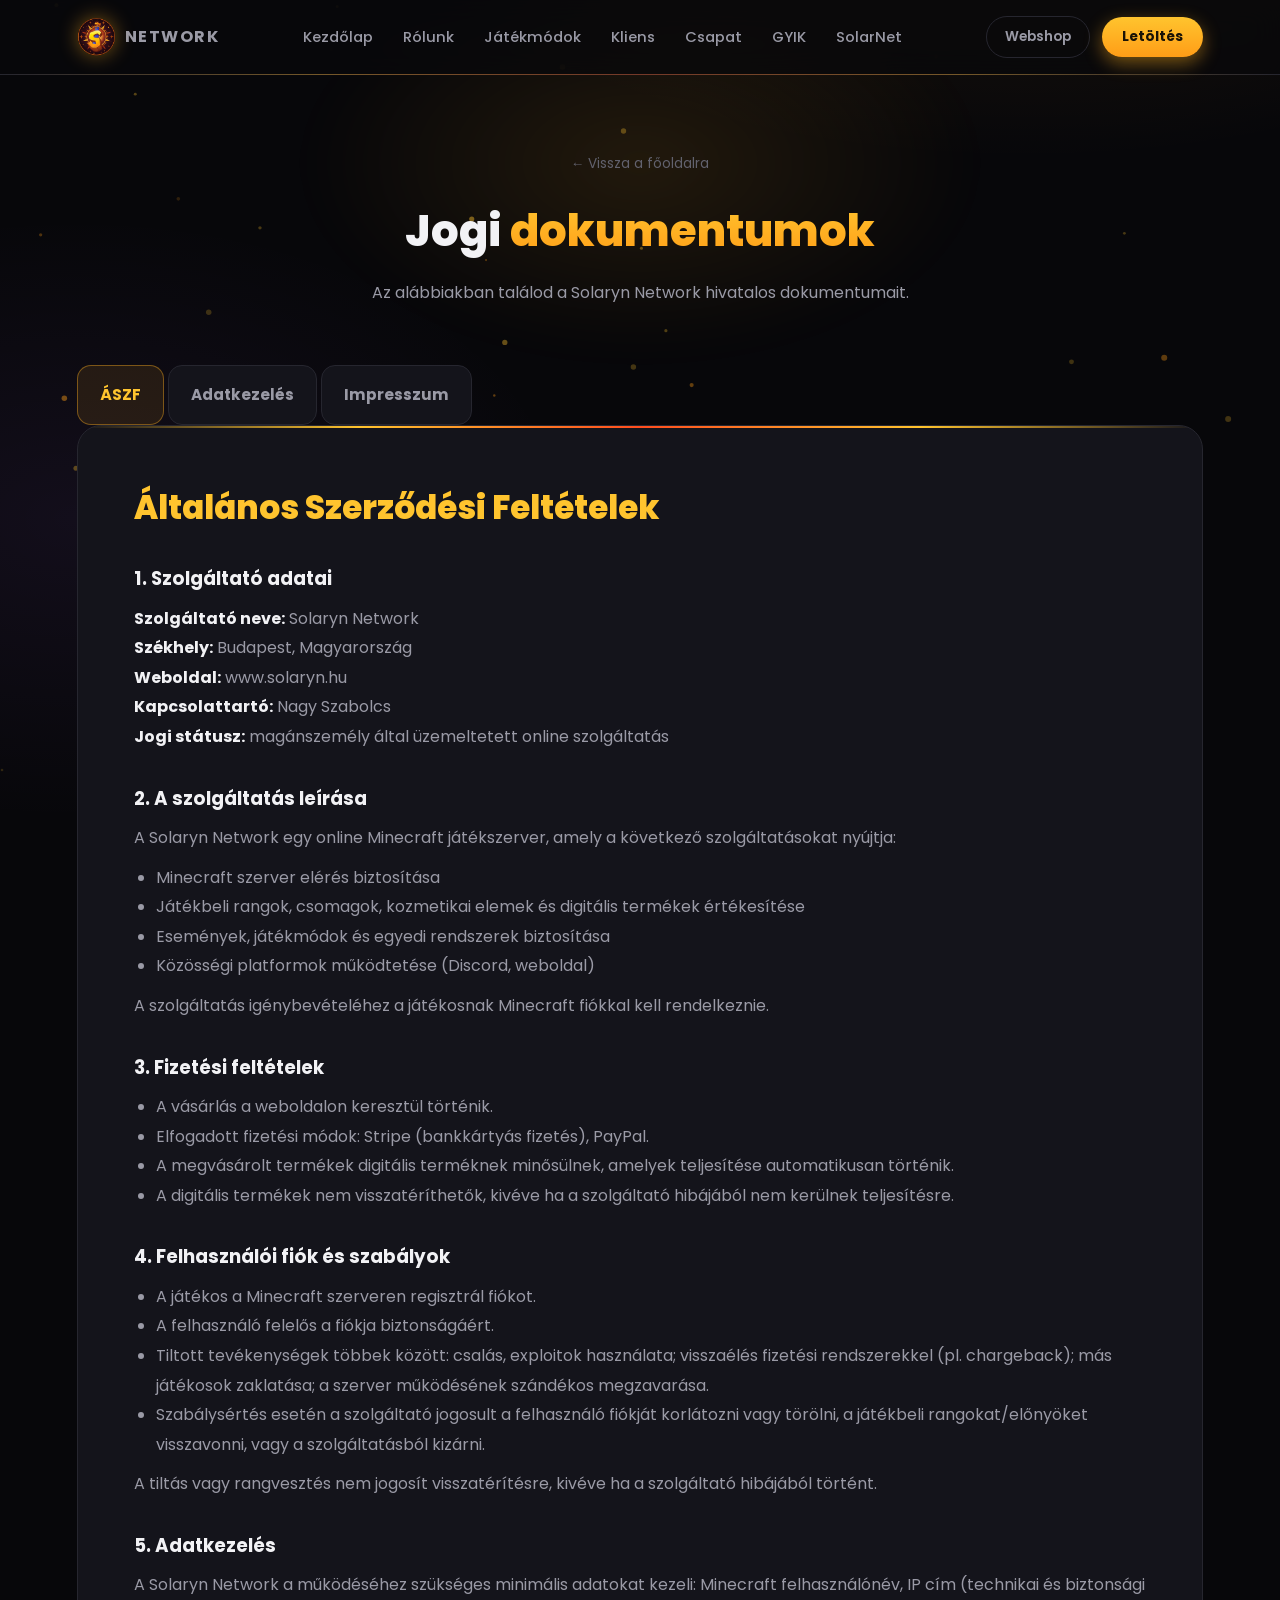
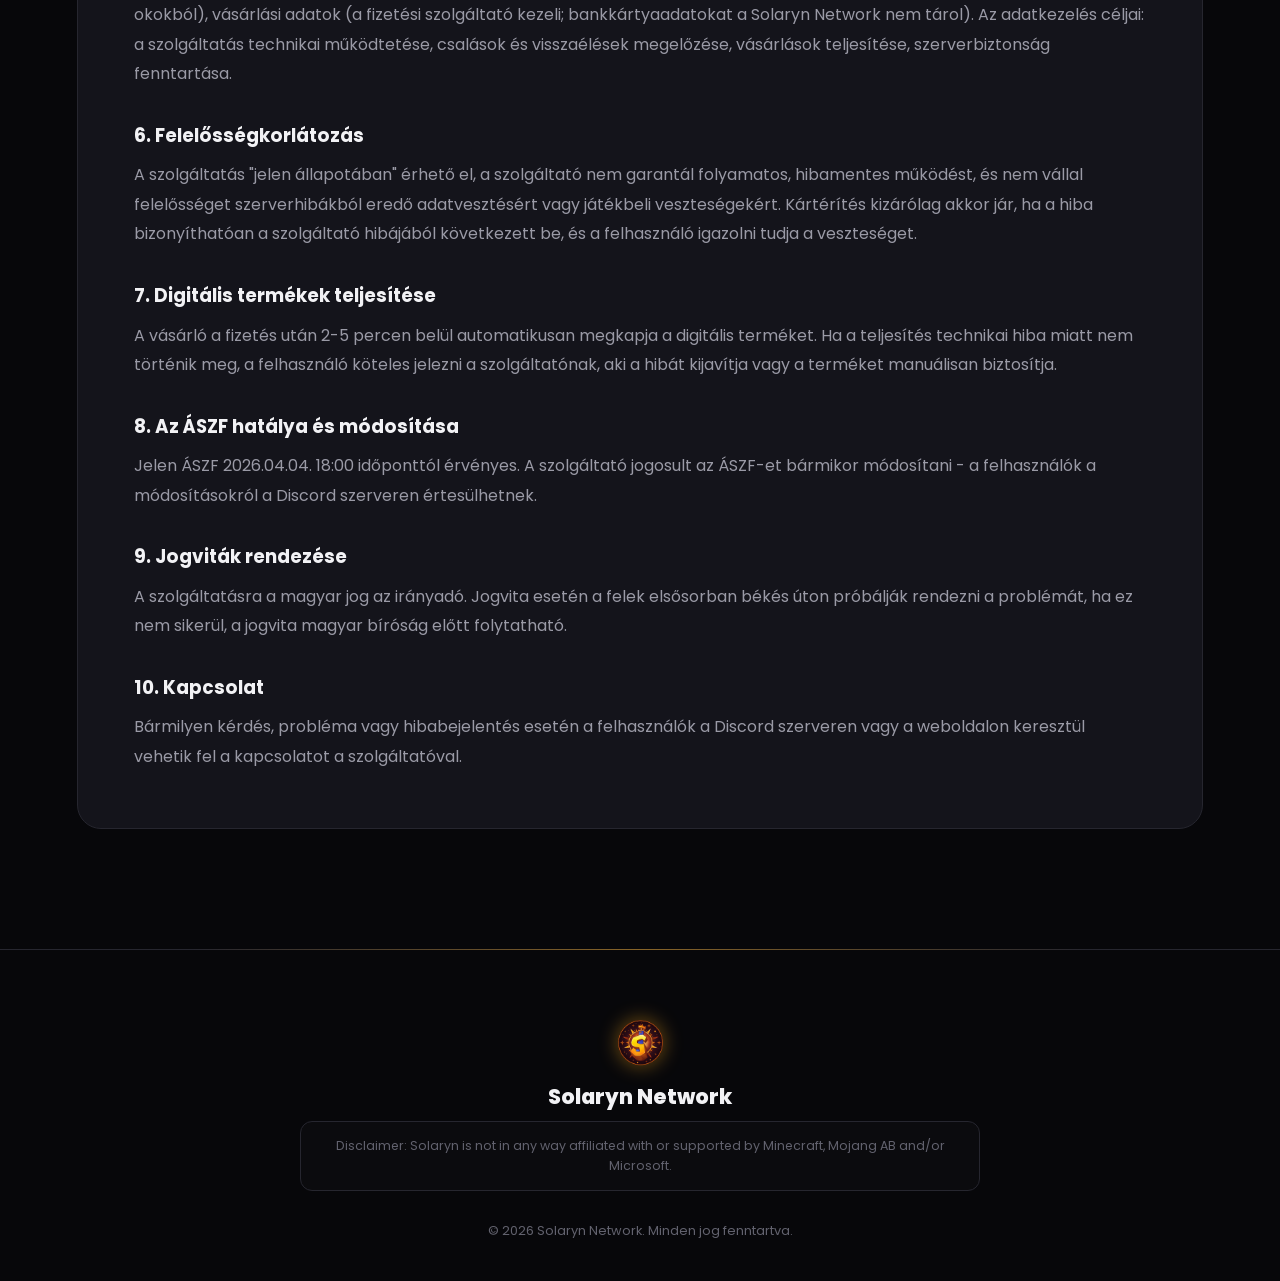
<file: jogi.html>
<!DOCTYPE html>
<html lang="hu">

<head>
    <meta charset="UTF-8">
    <meta name="viewport" content="width=device-width, initial-scale=1.0">
    <title>Jogi dokumentumok - Solaryn Network</title>
    <meta name="description" content="Solaryn Network - ÁSZF, Adatkezelési Tájékoztató, Impresszum.">
    <link rel="icon" type="image/png" href="assets/solaryn-icon.png">
    <link rel="stylesheet" href="style.css">
    <link rel="preconnect" href="https://fonts.googleapis.com">
    <link href="https://fonts.googleapis.com/css2?family=Poppins:wght@300;400;500;600;700;800&display=swap" rel="stylesheet">
</head>

<body>
    <canvas class="particle-canvas" id="particleCanvas"></canvas>

    <nav>
        <a href="index.html#kezdolap" class="logo">
            <img src="assets/solaryn-icon.png" alt="Solaryn" class="logo-icon">
            <span class="logo-word">Network</span>
        </a>
        <ul class="nav-links">
            <li><a href="index.html#kezdolap">Kezdőlap</a></li>
            <li><a href="index.html#rolunk">Rólunk</a></li>
            <li><a href="index.html#jatekmodok">Játékmódok</a></li>
            <li><a href="index.html#kliens">Kliens</a></li>
            <li><a href="index.html#csapat">Csapat</a></li>
            <li><a href="index.html#gyik">GYIK</a></li>
            <li><a href="solarnet.html">SolarNet</a></li>
        </ul>
        <div class="nav-actions">
            <a href="https://center.solaryn.hu" class="btn-outline-nav">Webshop</a>
            <a href="index.html#kliens" class="btn-nav-download">Letöltés</a>
        </div>
    </nav>

    <section class="subpage-hero">
        <a href="index.html" class="back-home">← Vissza a főoldalra</a>
        <h1>Jogi <span class="highlight">dokumentumok</span></h1>
        <p>Az alábbiakban találod a Solaryn Network hivatalos dokumentumait.</p>
    </section>

    <section class="legal-page">
        <div class="legal-tabs">
            <button class="legal-tab active" data-legal="aszf">ÁSZF</button>
            <button class="legal-tab" data-legal="adatkezeles">Adatkezelés</button>
            <button class="legal-tab" data-legal="impresszum">Impresszum</button>
        </div>

        <div class="card legal-card">
            <div class="legal-panel active" data-legal-panel="aszf">
                <h3>Általános Szerződési Feltételek</h3>

                <h4>1. Szolgáltató adatai</h4>
                <p><b>Szolgáltató neve:</b> Solaryn Network<br><b>Székhely:</b> Budapest, Magyarország<br><b>Weboldal:</b> www.solaryn.hu<br><b>Kapcsolattartó:</b> Nagy Szabolcs<br><b>Jogi státusz:</b> magánszemély által üzemeltetett online szolgáltatás</p>

                <h4>2. A szolgáltatás leírása</h4>
                <p>A Solaryn Network egy online Minecraft játékszerver, amely a következő szolgáltatásokat nyújtja:</p>
                <ul>
                    <li>Minecraft szerver elérés biztosítása</li>
                    <li>Játékbeli rangok, csomagok, kozmetikai elemek és digitális termékek értékesítése</li>
                    <li>Események, játékmódok és egyedi rendszerek biztosítása</li>
                    <li>Közösségi platformok működtetése (Discord, weboldal)</li>
                </ul>
                <p>A szolgáltatás igénybevételéhez a játékosnak Minecraft fiókkal kell rendelkeznie.</p>

                <h4>3. Fizetési feltételek</h4>
                <ul>
                    <li>A vásárlás a weboldalon keresztül történik.</li>
                    <li>Elfogadott fizetési módok: Stripe (bankkártyás fizetés), PayPal.</li>
                    <li>A megvásárolt termékek digitális terméknek minősülnek, amelyek teljesítése automatikusan történik.</li>
                    <li>A digitális termékek nem visszatéríthetők, kivéve ha a szolgáltató hibájából nem kerülnek teljesítésre.</li>
                </ul>

                <h4>4. Felhasználói fiók és szabályok</h4>
                <ul>
                    <li>A játékos a Minecraft szerveren regisztrál fiókot.</li>
                    <li>A felhasználó felelős a fiókja biztonságáért.</li>
                    <li>Tiltott tevékenységek többek között: csalás, exploitok használata; visszaélés fizetési rendszerekkel (pl. chargeback); más játékosok zaklatása; a szerver működésének szándékos megzavarása.</li>
                    <li>Szabálysértés esetén a szolgáltató jogosult a felhasználó fiókját korlátozni vagy törölni, a játékbeli rangokat/előnyöket visszavonni, vagy a szolgáltatásból kizárni.</li>
                </ul>
                <p>A tiltás vagy rangvesztés nem jogosít visszatérítésre, kivéve ha a szolgáltató hibájából történt.</p>

                <h4>5. Adatkezelés</h4>
                <p>A Solaryn Network a működéséhez szükséges minimális adatokat kezeli: Minecraft felhasználónév, IP cím (technikai és biztonsági okokból), vásárlási adatok (a fizetési szolgáltató kezeli; bankkártyaadatokat a Solaryn Network nem tárol). Az adatkezelés céljai: a szolgáltatás technikai működtetése, csalások és visszaélések megelőzése, vásárlások teljesítése, szerverbiztonság fenntartása.</p>

                <h4>6. Felelősségkorlátozás</h4>
                <p>A szolgáltatás "jelen állapotában" érhető el, a szolgáltató nem garantál folyamatos, hibamentes működést, és nem vállal felelősséget szerverhibákból eredő adatvesztésért vagy játékbeli veszteségekért. Kártérítés kizárólag akkor jár, ha a hiba bizonyíthatóan a szolgáltató hibájából következett be, és a felhasználó igazolni tudja a veszteséget.</p>

                <h4>7. Digitális termékek teljesítése</h4>
                <p>A vásárló a fizetés után 2-5 percen belül automatikusan megkapja a digitális terméket. Ha a teljesítés technikai hiba miatt nem történik meg, a felhasználó köteles jelezni a szolgáltatónak, aki a hibát kijavítja vagy a terméket manuálisan biztosítja.</p>

                <h4>8. Az ÁSZF hatálya és módosítása</h4>
                <p>Jelen ÁSZF 2026.04.04. 18:00 időponttól érvényes. A szolgáltató jogosult az ÁSZF-et bármikor módosítani - a felhasználók a módosításokról a Discord szerveren értesülhetnek.</p>

                <h4>9. Jogviták rendezése</h4>
                <p>A szolgáltatásra a magyar jog az irányadó. Jogvita esetén a felek elsősorban békés úton próbálják rendezni a problémát, ha ez nem sikerül, a jogvita magyar bíróság előtt folytatható.</p>

                <h4>10. Kapcsolat</h4>
                <p>Bármilyen kérdés, probléma vagy hibabejelentés esetén a felhasználók a Discord szerveren vagy a weboldalon keresztül vehetik fel a kapcsolatot a szolgáltatóval.</p>
            </div>

            <div class="legal-panel" data-legal-panel="adatkezeles">
                <h3>Adatkezelési Tájékoztató</h3>

                <h4>1. Bevezetés</h4>
                <p>Jelen Adatkezelési Tájékoztató célja, hogy a Solaryn Network szolgáltatásait igénybe vevő felhasználókat tájékoztassa arról, milyen adatokat kezelünk, milyen célból, milyen jogalapon, mennyi ideig, és milyen jogok illetik meg a felhasználót. A Solaryn Network a működéséhez szükséges minimális adatot kezeli.</p>

                <h4>2. Adatkezelő adatai</h4>
                <p><b>Adatkezelő neve:</b> Solaryn Network<br><b>Székhely:</b> Budapest, Magyarország<br><b>Weboldal:</b> www.solaryn.hu<br><b>Kapcsolattartó:</b> Nagy Szabolcs</p>

                <h4>3. Kezelt adatok köre</h4>
                <p><b>Technikai adatok:</b> Minecraft felhasználónév, IP cím, szervernaplók.<br><b>Vásárlási adatok:</b> vásárlás időpontja, vásárolt termék típusa, fizetési azonosító (Stripe/PayPal által biztosított).</p>
                <p><i>A Solaryn Network nem tárol bankkártyaadatokat, azokat kizárólag a fizetési szolgáltatók (Stripe, PayPal) kezelik.</i></p>

                <h4>4. Az adatkezelés céljai</h4>
                <ul>
                    <li>a szolgáltatás technikai működtetése</li>
                    <li>a felhasználói fiókok azonosítása</li>
                    <li>a digitális termékek teljesítése</li>
                    <li>csalások, visszaélések és szerverbiztonsági incidensek megelőzése</li>
                    <li>hibák kivizsgálása és javítása, fizetések ellenőrzése és adminisztrációja</li>
                </ul>
                <p>A Solaryn Network nem használja fel az adatokat marketing célokra, és nem adja át harmadik félnek kereskedelmi célból.</p>

                <h4>5. Az adatkezelés jogalapja</h4>
                <p><b>Szerződés teljesítése</b> (GDPR 6. cikk (1) b)): a felhasználó és a szolgáltató közötti szolgáltatás biztosítása.<br><b>Jogszerű érdek</b> (GDPR 6. cikk (1) f)): a szerver biztonságának fenntartása, visszaélések megelőzése.</p>

                <h4>6. Adatmegőrzési idő</h4>
                <p>Technikai adatok: legfeljebb 90 nap. Vásárlási adatok: legfeljebb 1 év. IP címek: legfeljebb 30 nap. Jogvita vagy visszaélés gyanúja esetén az adatok megőrzési ideje meghosszabbodhat.</p>

                <h4>7. Adatok továbbítása</h4>
                <p>Fizetési szolgáltatók (Stripe, PayPal) - kizárólag a fizetés lebonyolításához szükséges adatokat kezelik. Hatóságok - kizárólag jogszabályi kötelezettség esetén. A Solaryn Network nem értékesít, nem ad bérbe és nem oszt meg adatot kereskedelmi célból.</p>

                <h4>8. Adatbiztonság</h4>
                <p>Szerverbiztonsági rendszerek, naplózás és visszaélésfigyelés, korlátozott hozzáférés, titkosított kommunikáció a fizetési szolgáltatókkal.</p>

                <h4>9. Felhasználói jogok</h4>
                <p>Hozzáférés, helyesbítés, törlés, korlátozás és tiltakozás joga - a kérelmeket a Discord szerveren vagy a weboldalon keresztül jelezheted.</p>

                <h4>10. Panasz benyújtása</h4>
                <p>Ha úgy érzed, hogy az adatkezelés nem felel meg a jogszabályoknak, panaszt tehetsz a Nemzeti Adatvédelmi és Információszabadság Hatóságnál (NAIH).</p>

                <h4>11. A Tájékoztató módosítása</h4>
                <p>A Solaryn Network fenntartja a jogot, hogy a jelen Adatkezelési Tájékoztatót bármikor módosítsa. A módosításokról a felhasználók a Discord szerveren értesülhetnek.</p>
            </div>

            <div class="legal-panel" data-legal-panel="impresszum">
                <h3>Impresszum</h3>

                <h4>Üzemeltető adatai</h4>
                <p><b>Üzemeltető neve:</b> Solaryn Network<br><b>Képviselő:</b> Nagy Szabolcs<br><b>Székhely:</b> Budapest, Magyarország<br><b>Weboldal:</b> www.solaryn.hu<br><b>Kapcsolat:</b> Discord szerveren keresztül</p>
                <p>A Solaryn Network magánszemély által üzemeltetett online szolgáltatás és Minecraft játékszerver.</p>

                <h4>Kapcsolattartás</h4>
                <p>A felhasználók Discord szerveren vagy a weboldalon keresztüli üzenetküldéssel vehetik fel a kapcsolatot az üzemeltetővel, aki a beérkező megkeresésekre ésszerű időn belül válaszol.</p>

                <h4>A szolgáltatás jellege</h4>
                <p>A Solaryn Network egy online Minecraft játékszerver, amely digitális termékeket, rangokat, csomagokat és egyéb játékbeli szolgáltatásokat kínál.</p>

                <h4>Felelősség</h4>
                <p>Az üzemeltető mindent megtesz a weboldal és a szerver zavartalan működéséért, azonban a szolgáltatás esetleges hibáiért, leállásaiért vagy adatvesztésért felelősséget nem vállal, kivéve ha a hiba bizonyíthatóan az üzemeltető hibájából ered.</p>

                <h4>Jognyilatkozat</h4>
                <p>A weboldalon és a szerveren található tartalmak a Solaryn Network tulajdonát képezik. A tartalmak másolása, terjesztése vagy felhasználása kizárólag az üzemeltető engedélyével lehetséges.</p>

                <h4>Jogviták rendezése</h4>
                <p>A szolgáltatásra a magyar jog az irányadó. Jogvita esetén a felek elsősorban békés úton próbálják rendezni a problémát.</p>
            </div>
        </div>
    </section>

    <footer>
        <div class="footer-content">
            <img src="assets/solaryn-icon.png" alt="Solaryn" class="footer-logo-icon">
            <div class="footer-logo">Solaryn Network</div>
            <div class="legal-disclaimer">
                Disclaimer: Solaryn is not in any way affiliated with or supported by Minecraft, Mojang AB and/or
                Microsoft.
            </div>
            <div class="footer-copy">© 2026 Solaryn Network. Minden jog fenntartva.</div>
        </div>
    </footer>

    <script src="script.js"></script>
    <script>
        // ── Legal-tab váltás (ugyanaz a data-legal / data-legal-panel minta,
        // mint a SolarCenter jogi nézetében). Ha az URL-ben van #aszf/
        // #adatkezeles/#impresszum horgony, azzal a taggal nyit.
        document.querySelectorAll('.legal-tab').forEach((tab) => {
            tab.addEventListener('click', () => {
                const key = tab.getAttribute('data-legal');
                document.querySelectorAll('.legal-tab').forEach((t) => t.classList.toggle('active', t === tab));
                document.querySelectorAll('.legal-panel').forEach((p) => {
                    p.classList.toggle('active', p.getAttribute('data-legal-panel') === key);
                });
            });
        });
        const hash = window.location.hash.replace('#', '');
        if (hash) {
            const targetTab = document.querySelector(`.legal-tab[data-legal="${hash}"]`);
            if (targetTab) targetTab.click();
        }
    </script>
</body>

</html>
</file>
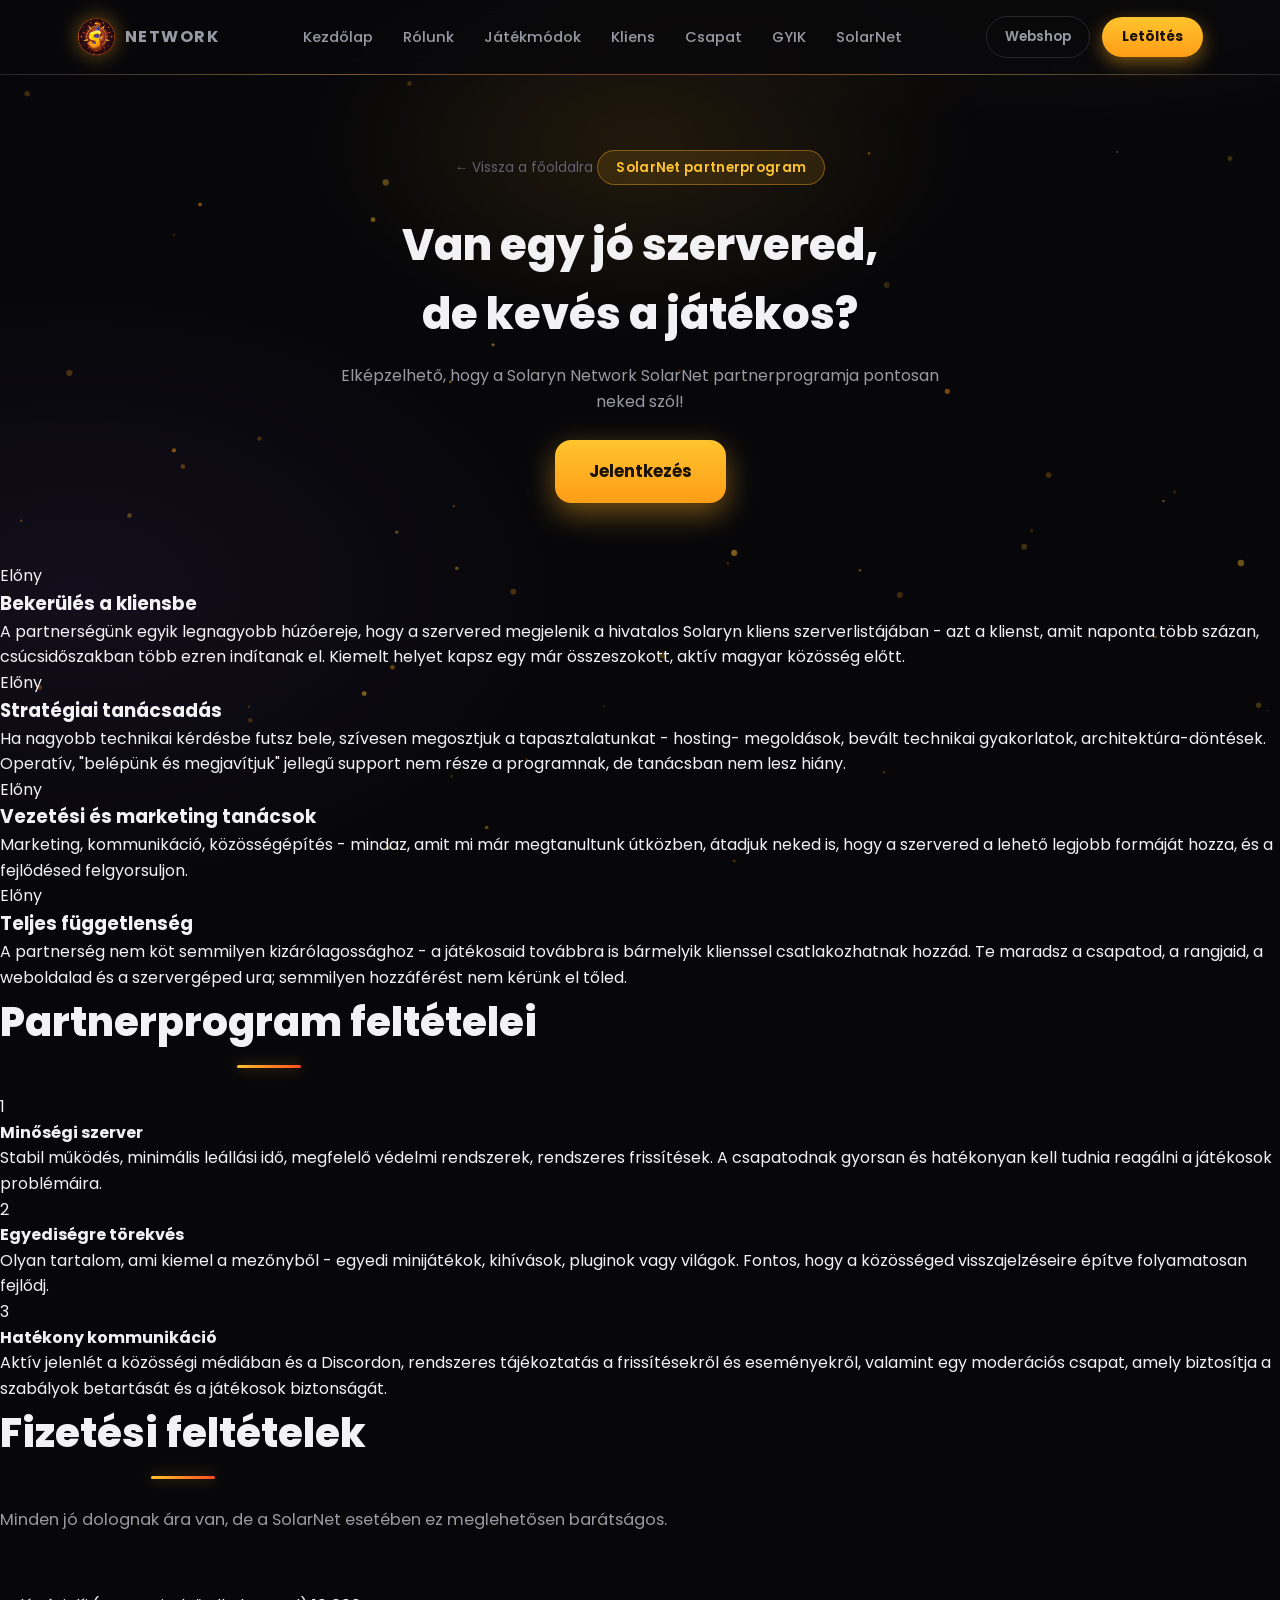
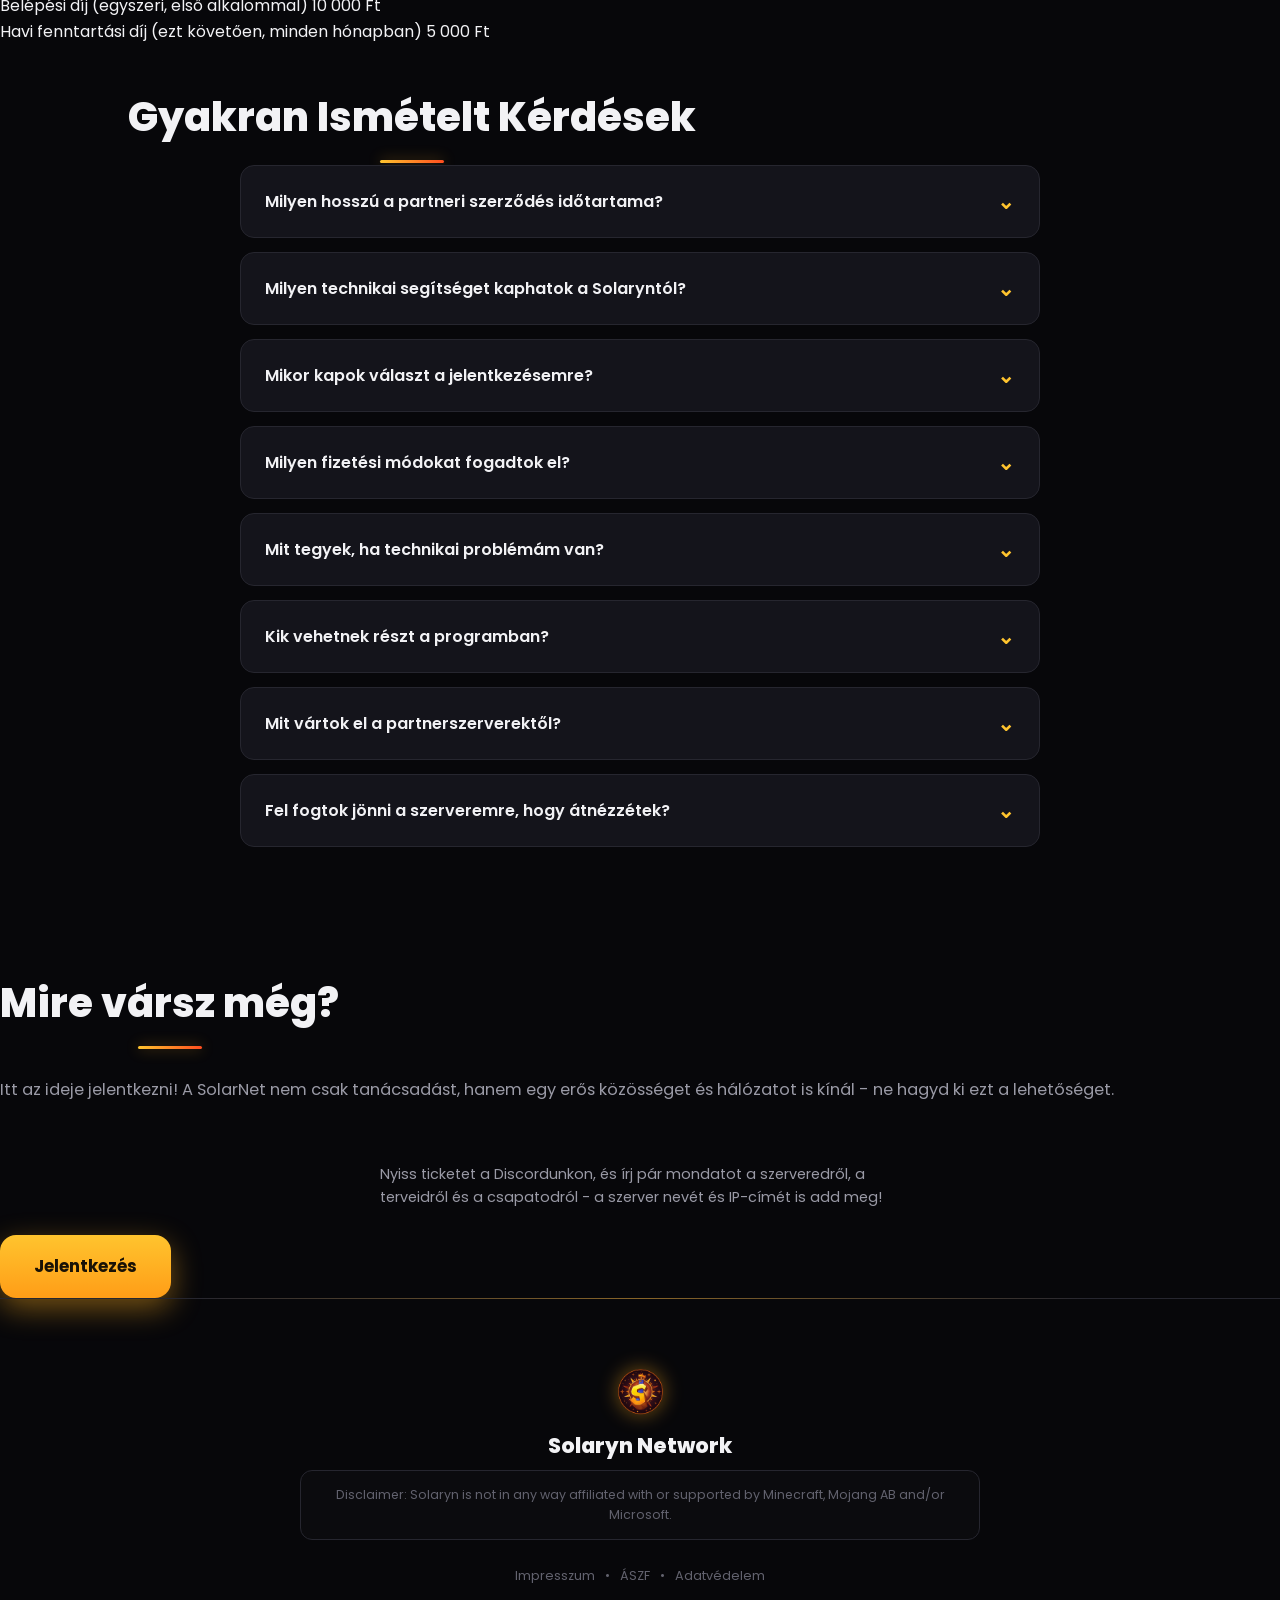
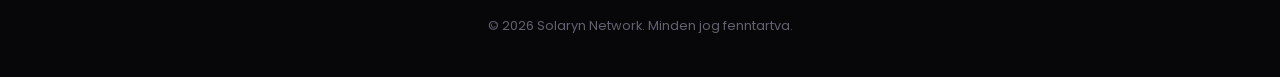
<file: solarnet.html>
<!DOCTYPE html>
<html lang="hu">

<head>
    <meta charset="UTF-8">
    <meta name="viewport" content="width=device-width, initial-scale=1.0">
    <title>SolarNet partnerprogram - Solaryn Network</title>
    <meta name="description" content="A Solaryn Network partnerprogramja - szerver-tulajdonosoknak, akik több játékost szeretnének.">
    <link rel="icon" type="image/png" href="assets/solaryn-icon.png">
    <link rel="stylesheet" href="style.css">
    <link rel="preconnect" href="https://fonts.googleapis.com">
    <link href="https://fonts.googleapis.com/css2?family=Poppins:wght@300;400;500;600;700;800&display=swap" rel="stylesheet">
</head>

<body>
    <canvas class="particle-canvas" id="particleCanvas"></canvas>

    <nav>
        <a href="index.html#kezdolap" class="logo">
            <img src="assets/solaryn-icon.png" alt="Solaryn" class="logo-icon">
            <span class="logo-word">Network</span>
        </a>
        <ul class="nav-links">
            <li><a href="index.html#kezdolap">Kezdőlap</a></li>
            <li><a href="index.html#rolunk">Rólunk</a></li>
            <li><a href="index.html#jatekmodok">Játékmódok</a></li>
            <li><a href="index.html#kliens">Kliens</a></li>
            <li><a href="index.html#csapat">Csapat</a></li>
            <li><a href="index.html#gyik">GYIK</a></li>
            <li><a href="solarnet.html">SolarNet</a></li>
        </ul>
        <div class="nav-actions">
            <a href="https://center.solaryn.hu" class="btn-outline-nav">Webshop</a>
            <a href="index.html#kliens" class="btn-nav-download">Letöltés</a>
        </div>
    </nav>

    <section class="subpage-hero">
        <a href="index.html" class="back-home">← Vissza a főoldalra</a>
        <div class="badge hero-anim badge-pulse">SolarNet partnerprogram</div>
        <h1 class="hero-anim" style="animation-delay:.1s">Van egy jó szervered,<br>de kevés a játékos?</h1>
        <p class="hero-anim" style="animation-delay:.2s">Elképzelhető, hogy a Solaryn Network SolarNet
            partnerprogramja pontosan neked szól!</p>
        <div class="solarnet-cta hero-anim" style="animation-delay:.3s; padding-top: 26px;">
            <a href="https://dc.solaryn.hu" class="btn-glow-download btn-download-big">Jelentkezés</a>
        </div>
    </section>

    <section class="solarnet-benefits">
        <div class="solarnet-benefit-grid">
            <div class="solarnet-benefit-card reveal" style="--reveal-delay:0s">
                <span class="solarnet-benefit-tag">Előny</span>
                <h3>Bekerülés a kliensbe</h3>
                <p>A partnerségünk egyik legnagyobb húzóereje, hogy a szervered megjelenik a hivatalos Solaryn kliens
                    szerverlistájában - azt a klienst, amit naponta több százan, csúcsidőszakban több ezren
                    indítanak el. Kiemelt helyet kapsz egy már összeszokott, aktív magyar közösség előtt.</p>
            </div>
            <div class="solarnet-benefit-card reveal" style="--reveal-delay:.08s">
                <span class="solarnet-benefit-tag">Előny</span>
                <h3>Stratégiai tanácsadás</h3>
                <p>Ha nagyobb technikai kérdésbe futsz bele, szívesen megosztjuk a tapasztalatunkat - hosting-
                    megoldások, bevált technikai gyakorlatok, architektúra-döntések. Operatív, "belépünk és
                    megjavítjuk" jellegű support nem része a programnak, de tanácsban nem lesz hiány.</p>
            </div>
            <div class="solarnet-benefit-card reveal" style="--reveal-delay:.16s">
                <span class="solarnet-benefit-tag">Előny</span>
                <h3>Vezetési és marketing tanácsok</h3>
                <p>Marketing, kommunikáció, közösségépítés - mindaz, amit mi már megtanultunk útközben, átadjuk
                    neked is, hogy a szervered a lehető legjobb formáját hozza, és a fejlődésed felgyorsuljon.</p>
            </div>
            <div class="solarnet-benefit-card reveal" style="--reveal-delay:.24s">
                <span class="solarnet-benefit-tag">Előny</span>
                <h3>Teljes függetlenség</h3>
                <p>A partnerség nem köt semmilyen kizárólagossághoz - a játékosaid továbbra is bármelyik klienssel
                    csatlakozhatnak hozzád. Te maradsz a csapatod, a rangjaid, a weboldalad és a szervergéped ura;
                    semmilyen hozzáférést nem kérünk el tőled.</p>
            </div>
        </div>
    </section>

    <section class="solarnet-conditions">
        <h2 class="section-title reveal" style="text-align:center; margin-bottom: 40px;">Partnerprogram feltételei</h2>

        <div class="solarnet-condition reveal" style="--reveal-delay:0s">
            <div class="solarnet-condition-num">1</div>
            <div>
                <h4>Minőségi szerver</h4>
                <p>Stabil működés, minimális leállási idő, megfelelő védelmi rendszerek, rendszeres frissítések.
                    A csapatodnak gyorsan és hatékonyan kell tudnia reagálni a játékosok problémáira.</p>
            </div>
        </div>
        <div class="solarnet-condition reveal" style="--reveal-delay:.1s">
            <div class="solarnet-condition-num">2</div>
            <div>
                <h4>Egyediségre törekvés</h4>
                <p>Olyan tartalom, ami kiemel a mezőnyből - egyedi minijátékok, kihívások, pluginok vagy világok.
                    Fontos, hogy a közösséged visszajelzéseire építve folyamatosan fejlődj.</p>
            </div>
        </div>
        <div class="solarnet-condition reveal" style="--reveal-delay:.2s">
            <div class="solarnet-condition-num">3</div>
            <div>
                <h4>Hatékony kommunikáció</h4>
                <p>Aktív jelenlét a közösségi médiában és a Discordon, rendszeres tájékoztatás a frissítésekről és
                    eseményekről, valamint egy moderációs csapat, amely biztosítja a szabályok betartását és a
                    játékosok biztonságát.</p>
            </div>
        </div>
    </section>

    <section class="solarnet-pricing">
        <h2 class="section-title reveal">Fizetési feltételek</h2>
        <p class="section-subtitle reveal">Minden jó dolognak ára van, de a SolarNet esetében ez meglehetősen barátságos.</p>
        <div class="solarnet-price-card reveal">
            <div class="solarnet-price-row">
                <span class="solarnet-price-label">Belépési díj (egyszeri, első alkalommal)</span>
                <span class="solarnet-price-value">10 000 Ft</span>
            </div>
            <div class="solarnet-price-row">
                <span class="solarnet-price-label">Havi fenntartási díj (ezt követően, minden hónapban)</span>
                <span class="solarnet-price-value">5 000 Ft</span>
            </div>
        </div>
    </section>

    <section id="gyik" class="faq-section">
        <h2 class="section-title reveal">Gyakran Ismételt Kérdések</h2>
        <div class="faq-container">
            <div class="faq-item reveal">
                <button class="faq-question">
                    <span>Milyen hosszú a partneri szerződés időtartama?</span>
                    <span class="faq-arrow">⌄</span>
                </button>
                <div class="faq-answer">
                    <p>Nincs kötött időtartam - a partnerség hónapról hónapra megújul, és bármikor lemondható,
                        felmondási díj nélkül.</p>
                </div>
            </div>
            <div class="faq-item reveal">
                <button class="faq-question">
                    <span>Milyen technikai segítséget kaphatok a Solaryntól?</span>
                    <span class="faq-arrow">⌄</span>
                </button>
                <div class="faq-answer">
                    <p>Stratégiai szintű tanácsokat - hosting-választás, teljesítmény-optimalizálás, bevált
                        gyakorlatok. Operatív, a szerveredre bejelentkezős hibajavítást nem vállalunk.</p>
                </div>
            </div>
            <div class="faq-item reveal">
                <button class="faq-question">
                    <span>Mikor kapok választ a jelentkezésemre?</span>
                    <span class="faq-arrow">⌄</span>
                </button>
                <div class="faq-answer">
                    <p>A Discord ticketedre jellemzően pár napon belül válaszol a csapatunk.</p>
                </div>
            </div>
            <div class="faq-item reveal">
                <button class="faq-question">
                    <span>Milyen fizetési módokat fogadtok el?</span>
                    <span class="faq-arrow">⌄</span>
                </button>
                <div class="faq-answer">
                    <p>A pontos módot a jelentkezésed elbírálása után, a ticketben egyeztetjük veled.</p>
                </div>
            </div>
            <div class="faq-item reveal">
                <button class="faq-question">
                    <span>Mit tegyek, ha technikai problémám van?</span>
                    <span class="faq-arrow">⌄</span>
                </button>
                <div class="faq-answer">
                    <p>Nyiss egy ticketet a Discordon - stratégiai szinten igyekszünk segíteni, még ha operatív
                        hibajavítást nem is vállalunk.</p>
                </div>
            </div>
            <div class="faq-item reveal">
                <button class="faq-question">
                    <span>Kik vehetnek részt a programban?</span>
                    <span class="faq-arrow">⌄</span>
                </button>
                <div class="faq-answer">
                    <p>Bármely stabilan üzemelő, egyedi tartalommal rendelkező Minecraft szerver tulajdonosa
                        jelentkezhet.</p>
                </div>
            </div>
            <div class="faq-item reveal">
                <button class="faq-question">
                    <span>Mit vártok el a partnerszerverektől?</span>
                    <span class="faq-arrow">⌄</span>
                </button>
                <div class="faq-answer">
                    <p>A fent felsorolt 3 feltétel teljesítését: minőségi üzemeltetés, egyediségre törekvés és
                        hatékony kommunikáció.</p>
                </div>
            </div>
            <div class="faq-item reveal">
                <button class="faq-question">
                    <span>Fel fogtok jönni a szerveremre, hogy átnézzétek?</span>
                    <span class="faq-arrow">⌄</span>
                </button>
                <div class="faq-answer">
                    <p>Igen - a jelentkezés elbírálásához szükségünk van rá, hogy megnézzük a szervered, mielőtt
                        megalapozott döntést hozunk.</p>
                </div>
            </div>
        </div>
    </section>

    <section class="solarnet-cta reveal">
        <h2 class="section-title">Mire vársz még?</h2>
        <p class="section-subtitle">Itt az ideje jelentkezni! A SolarNet nem csak tanácsadást, hanem egy erős
            közösséget és hálózatot is kínál - ne hagyd ki ezt a lehetőséget.</p>
        <p style="color: var(--text-dim); font-size: 0.9rem; max-width: 520px; margin: 0 auto 26px;">
            Nyiss ticketet a Discordunkon, és írj pár mondatot a szerveredről, a terveidről és a csapatodról - a
            szerver nevét és IP-címét is add meg!</p>
        <a href="https://dc.solaryn.hu" class="btn-glow-download btn-download-big">Jelentkezés</a>
    </section>

    <footer>
        <div class="footer-content">
            <img src="assets/solaryn-icon.png" alt="Solaryn" class="footer-logo-icon">
            <div class="footer-logo">Solaryn Network</div>
            <div class="legal-disclaimer">
                Disclaimer: Solaryn is not in any way affiliated with or supported by Minecraft, Mojang AB and/or
                Microsoft.
            </div>
            <div class="footer-legal-links">
                <a href="jogi.html#impresszum">Impresszum</a>
                <span class="footer-legal-sep">•</span>
                <a href="jogi.html#aszf">ÁSZF</a>
                <span class="footer-legal-sep">•</span>
                <a href="jogi.html#adatkezeles">Adatvédelem</a>
            </div>
            <div class="footer-copy">© 2026 Solaryn Network. Minden jog fenntartva.</div>
        </div>
    </footer>

    <script src="script.js"></script>
</body>

</html>
</file>
<file: block.css>
/* Solaryn dizájnrendszer: ugyanaz a nyelv, mint a SolarCenterben.
   Szabályok: nincs lekerekítés, nincs homály, az árnyék kemény, és a Nap állásától függ. Minden a 4 px-es
   rácsra ül. A fény a világból jön: fent világos, lent sötét él. Nincs nagybetűsítés és nincs ritkítás. */

@font-face { font-family: "Solaryn Block"; src: url("assets/fonts/solaryn-block.woff") format("woff"); font-display: swap; }
@font-face { font-family: "Poppins"; font-weight: 400; font-display: swap; src: url("assets/fonts/poppins-400-latin-ext.woff2") format("woff2"); unicode-range: U+0100-02BA, U+1E00-1E9F, U+2020, U+20A0-20C0; }
@font-face { font-family: "Poppins"; font-weight: 400; font-display: swap; src: url("assets/fonts/poppins-400-latin.woff2") format("woff2"); unicode-range: U+0000-00FF, U+2000-206F, U+20AC, U+2122; }
@font-face { font-family: "Poppins"; font-weight: 500; font-display: swap; src: url("assets/fonts/poppins-500-latin-ext.woff2") format("woff2"); unicode-range: U+0100-02BA, U+1E00-1E9F, U+2020, U+20A0-20C0; }
@font-face { font-family: "Poppins"; font-weight: 500; font-display: swap; src: url("assets/fonts/poppins-500-latin.woff2") format("woff2"); unicode-range: U+0000-00FF, U+2000-206F, U+20AC, U+2122; }
@font-face { font-family: "Poppins"; font-weight: 600; font-display: swap; src: url("assets/fonts/poppins-600-latin-ext.woff2") format("woff2"); unicode-range: U+0100-02BA, U+1E00-1E9F, U+2020, U+20A0-20C0; }
@font-face { font-family: "Poppins"; font-weight: 600; font-display: swap; src: url("assets/fonts/poppins-600-latin.woff2") format("woff2"); unicode-range: U+0000-00FF, U+2000-206F, U+20AC, U+2122; }
@font-face { font-family: "Poppins"; font-weight: 700; font-display: swap; src: url("assets/fonts/poppins-700-latin-ext.woff2") format("woff2"); unicode-range: U+0100-02BA, U+1E00-1E9F, U+2020, U+20A0-20C0; }
@font-face { font-family: "Poppins"; font-weight: 700; font-display: swap; src: url("assets/fonts/poppins-700-latin.woff2") format("woff2"); unicode-range: U+0000-00FF, U+2000-206F, U+20AC, U+2122; }

/* ---- Tokenek ------------------------------------------------------------------------------ */
:root {
  --f-text: "Poppins", "Segoe UI", system-ui, -apple-system, sans-serif;
  --f-block: "Solaryn Block", "Poppins", system-ui, sans-serif;
  --f-mono: "Cascadia Mono", Consolas, ui-monospace, monospace;

  --sh-x: 2px;
  --sh-y: 6px;
  --head-h: 304px;
  --ground-css: 54px;
  --bar-h: 64px;
  --hotbar-space: 96px;
  --cell: calc(16px * var(--world-px, 3));
  --wrap: 1168px;

  --edge: color-mix(in srgb, var(--panel) 42%, #000);
  --hi: color-mix(in srgb, var(--panel) 90%, #fff);
  --lo: color-mix(in srgb, var(--panel) 78%, #000);
  --well: color-mix(in srgb, var(--panel) 58%, #000);
  --gold-hi: color-mix(in srgb, var(--gold) 68%, #fff);
  --gold-lo: color-mix(in srgb, var(--gold) 62%, #000);
  --frame: 0 -2px 0 0 var(--edge), 0 2px 0 0 var(--edge), -2px 0 0 0 var(--edge), 2px 0 0 0 var(--edge);
  --frame-gold: 0 -2px 0 0 var(--gold), 0 2px 0 0 var(--gold), -2px 0 0 0 var(--gold), 2px 0 0 0 var(--gold);
  --drop: var(--sh-x) var(--sh-y) 0 0 rgba(0, 0, 0, .3);
  --plate: rgba(7, 7, 11, .82);
  --plate-frame: 0 -2px 0 0 var(--plate), 0 2px 0 0 var(--plate), -2px 0 0 0 var(--plate), 2px 0 0 0 var(--plate);
  --discord: #5865f2;
  color-scheme: dark;
}
:root, :root[data-theme="solaryn"] {
  --bg: #0e0e13; --panel: #1d1c22; --panel-2: #26252c; --line: #37353e;
  --text: #f2ece0; --text-dim: #aaa59b; --text-faint: #75716a;
  --gold: #ffc42e; --danger: #ff5a5a; --success: #2ecc71; --btn-ink: #1a1206;
}
:root[data-theme="solaryn-light"] {
  color-scheme: light;
  --bg: #e9e2d2; --panel: #fbf7ee; --panel-2: #f1ebdd; --line: #d9d0bc;
  --text: #2a241a; --text-dim: #625a4b; --text-faint: #8d8573;
  --gold: #c48700; --danger: #d23b3b; --success: #1c9650; --btn-ink: #1f1404;
  --edge: #a3977d; --hi: #ffffff; --lo: #e1d8c4; --well: #ece5d5;
  --drop: var(--sh-x) var(--sh-y) 0 0 rgba(90, 70, 30, .22);
}
:root[data-theme="ice"] { --bg: #070d13; --panel: #10202e; --panel-2: #16293a; --line: #223a4d; --text: #eaf4fb; --text-dim: #93aebe; --text-faint: #5c7488; --gold: #4fd3ff; --danger: #ff6b6b; --success: #35d0a8; --btn-ink: #04222e; }
:root[data-theme="crimson"] { --bg: #0d0708; --panel: #1e1113; --panel-2: #271619; --line: #3a1f22; --text: #f7ecec; --text-dim: #b08a8c; --text-faint: #7a5c5e; --gold: #ff4d6d; --danger: #ff3b3b; --success: #2ecc71; --btn-ink: #250608; }
:root[data-theme="emerald"] { --bg: #071009; --panel: #102015; --panel-2: #16291b; --line: #234d2c; --text: #ecf7ef; --text-dim: #8fb89c; --text-faint: #5c8468; --gold: #3ee08a; --danger: #ff5a5a; --success: #2ecc71; --btn-ink: #052710; }
:root[data-theme="amethyst"] { --bg: #0d0a13; --panel: #1c1526; --panel-2: #251b33; --line: #3a2a4d; --text: #f3ecfa; --text-dim: #a996ba; --text-faint: #6f5c85; --gold: #b565ff; --danger: #ff5a5a; --success: #2ecc71; --btn-ink: #1d0630; }
:root[data-theme="turquoise"] { --bg: #061212; --panel: #0f2626; --panel-2: #143333; --line: #205050; --text: #e8fbfa; --text-dim: #85b8b5; --text-faint: #567d7b; --gold: #2dd4bf; --danger: #ff5a5a; --success: #2ecc71; --btn-ink: #042220; }
:root[data-theme="halloween"] { --bg: #0c090e; --panel: #1a1320; --panel-2: #22192a; --line: #35253d; --text: #f6efe9; --text-dim: #b6a3a9; --text-faint: #7a6873; --gold: #ff8a1f; --danger: #ff5a5a; --success: #7bd88f; --btn-ink: #1e0d02; }
:root[data-theme="christmas"] { --bg: #07100b; --panel: #102019; --panel-2: #162a20; --line: #244330; --text: #f2f7f3; --text-dim: #9fb8a7; --text-faint: #66806e; --gold: #ff4f4f; --danger: #ff6b6b; --success: #4fd17c; --btn-ink: #ffffff; }
:root[data-theme="newyear"] { --bg: #07080f; --panel: #121522; --panel-2: #191c2d; --line: #2a2e47; --text: #f3f4fb; --text-dim: #a2a6c2; --text-faint: #686d8c; --gold: #f5cf5b; --danger: #ff5a5a; --success: #2ecc71; --btn-ink: #1d1503; }
:root[data-theme="valentine"] { --bg: #10090d; --panel: #1f1219; --panel-2: #291821; --line: #432433; --text: #fbeff4; --text-dim: #c2a0b0; --text-faint: #86667a; --gold: #ff5c8a; --danger: #ff4b4b; --success: #2ecc71; --btn-ink: #2b0613; }
:root[data-theme="carnival"] { --bg: #0b0a12; --panel: #17152a; --panel-2: #1f1c36; --line: #322d52; --text: #f4f2ff; --text-dim: #a9a4cc; --text-faint: #6f6a92; --gold: #ffd23f; --danger: #ff5a6e; --success: #3ee08a; --btn-ink: #231a02; }
:root[data-theme="easter"] { --bg: #0a0f0c; --panel: #152019; --panel-2: #1b2920; --line: #2c4033; --text: #f3faf5; --text-dim: #a7c2b2; --text-faint: #6b8676; --gold: #9be3a8; --danger: #ff6b6b; --success: #6fcf8a; --btn-ink: #0d2414; }
:root[data-theme="national"] { --bg: #0a0b0b; --panel: #171a19; --panel-2: #1e2221; --line: #303735; --text: #f5f6f5; --text-dim: #aab2ae; --text-faint: #6f7874; --gold: #e8343f; --danger: #ff6b6b; --success: #3fae5a; --btn-ink: #ffffff; }
:root[data-theme="summer"] { --bg: #061013; --panel: #0f2025; --panel-2: #152a30; --line: #22434c; --text: #eefafc; --text-dim: #94bcc5; --text-faint: #5d8590; --gold: #ffcf3a; --danger: #ff5a5a; --success: #2ecc71; --btn-ink: #1f1602; }

/* ---- Alapok --------------------------------------------------------------------------------- */
*, *::before, *::after { box-sizing: border-box; border-radius: 0; }
html { background: var(--strata-c, var(--bg)); scroll-behavior: smooth; scroll-padding-top: 88px; -webkit-text-size-adjust: 100%; scrollbar-color: var(--panel-2) var(--edge); }
body { position: relative; margin: 0; min-height: 100vh; background: transparent; color: var(--text); font: 400 15px/1.65 var(--f-text); font-synthesis: none; overflow-x: hidden; isolation: isolate; }
h1, h2, h3, h4, p, ul, ol, dl, dd, figure { margin: 0; padding: 0; }
ul, ol { list-style: none; }
img, canvas, svg { display: block; max-width: 100%; }
a { color: inherit; text-decoration: none; }
button, input { font: inherit; color: inherit; }
button { cursor: pointer; border: 0; background: none; padding: 0; }
strong, b { font-weight: 600; color: var(--text); }
kbd { font: inherit; }
::selection { background: var(--gold); color: var(--btn-ink); }
:focus-visible { outline: 2px solid var(--gold); outline-offset: 2px; }
::-webkit-scrollbar { width: 12px; height: 12px; }
::-webkit-scrollbar-track { background: var(--edge); }
::-webkit-scrollbar-thumb { background: var(--panel-2); border: 2px solid var(--edge); }
::-webkit-scrollbar-thumb:hover { background: var(--line); }
.sr-only { position: absolute; width: 1px; height: 1px; margin: -1px; padding: 0; overflow: hidden; clip: rect(0 0 0 0); white-space: nowrap; border: 0; }
.skip-link { position: fixed; left: 12px; top: -80px; z-index: 100; padding: 10px 14px; background: var(--gold); color: var(--btn-ink); font-weight: 600; }
.skip-link:focus { top: 12px; }
.px-ico { display: block; image-rendering: pixelated; flex: none; width: 16px; height: 16px; }
.block { font-family: var(--f-block); font-weight: 400; }

/* ---- A világ ------------------------------------------------------------------------------ */
.world { position: absolute; inset: 0; overflow: hidden; z-index: -1; pointer-events: none; }
#worldSky { position: absolute; top: 0; left: 0; width: 100%; height: var(--head-h); image-rendering: pixelated; display: block; pointer-events: auto; }
.world-under { position: absolute; top: var(--head-h); left: 0; right: 0; bottom: 0; background: var(--strata-c); pointer-events: auto; }
.stratum { position: absolute; left: 0; right: 0; image-rendering: pixelated; background-size: calc(128px * var(--world-px, 3)) auto; background-repeat: repeat; cursor: default; }
.s-a { top: 0; height: calc(var(--cell) * 4); background-image: var(--tile-a); background-color: var(--strata-a); }
.s-b { top: calc(var(--cell) * 4); height: calc(var(--cell) * 34); background-image: var(--tile-b); background-color: var(--strata-b); }
.s-c { top: calc(var(--cell) * 38); bottom: 0; background-image: var(--tile-c); background-color: var(--strata-c); }
.s-b::before, .s-c::before, .s-bed::before {
  content: ""; position: absolute; left: 0; right: 0; top: calc(-24px * var(--world-px, 3)); height: calc(24px * var(--world-px, 3));
  background-repeat: repeat-x; background-size: calc(128px * var(--world-px, 3)) 100%; image-rendering: pixelated;
}
.s-b::before { background-image: var(--edge-b); }
.s-c::before { background-image: var(--edge-c); }
.s-bed { bottom: 0; height: var(--bed-h, 420px); background-color: #050507; background-image: var(--tile-bed); z-index: 2; }
.s-bed::before { background-image: var(--edge-bed); }
:root[data-theme="solaryn-light"] .s-bed { background-color: #8b7f68; }

.shaft {
  position: absolute; z-index: 1; top: 0; bottom: 0; width: min(100%, 1256px); left: calc(50% - min(50%, 628px));
  background-color: var(--shaft-col);
  background-image:
    linear-gradient(90deg, rgba(0, 0, 0, .2) 0 calc(var(--cell) / 4), rgba(0, 0, 0, .09) calc(var(--cell) / 4) calc(var(--cell) / 2), transparent calc(var(--cell) / 2) calc(100% - var(--cell) / 2), rgba(0, 0, 0, .09) calc(100% - var(--cell) / 2) calc(100% - var(--cell) / 4), rgba(0, 0, 0, .2) calc(100% - var(--cell) / 4)),
    var(--tile-shaft);
  background-size: 100% 100%, calc(128px * var(--world-px, 3)) auto;
  image-rendering: pixelated; pointer-events: none;
}
.shaft::before, .shaft::after { content: ""; position: absolute; top: 0; bottom: 0; width: calc(16px * var(--world-px, 3)); background-size: 100% calc(128px * var(--world-px, 3)); background-repeat: repeat-y; image-rendering: pixelated; }
.shaft::before { right: 100%; background-image: var(--shaft-l); }
.shaft::after { left: 100%; background-image: var(--shaft-r); }
.shaft-top { position: absolute; top: 0; left: 0; right: 0; height: calc(16px * var(--world-px, 3)); background-image: var(--shaft-top); background-size: calc(128px * var(--world-px, 3)) 100%; background-repeat: repeat-x; image-rendering: pixelated; }
.torch { position: absolute; width: 6px; height: 18px; background: #6b4a2c; box-shadow: inset -2px 0 0 #4a3220; }
.torch-l { left: 10px; }
.torch-r { right: 10px; }
.torch::before { content: ""; position: absolute; left: -1px; top: -9px; width: 8px; height: 9px; background: #ffb732; box-shadow: inset 0 4px 0 #ff7a2a, inset 0 -3px 0 #ffe07a; transform-origin: 50% 100%; animation: torchFlame .9s ease-in-out var(--d, 0s) infinite alternate; }
.torch::after { content: ""; position: absolute; left: 50%; top: -5px; width: 120px; height: 120px; margin: -60px 0 0 -60px; background: radial-gradient(circle closest-side, rgba(255, 170, 70, .13) 0 24%, rgba(255, 170, 70, .07) 24% 58%, rgba(255, 170, 70, .025) 58% 100%, transparent 100%); animation: torchGlow 1.7s ease-in-out var(--d, 0s) infinite alternate; }
@keyframes torchFlame { from { transform: scaleY(.84); } to { transform: scaleY(1.14); } }
@keyframes torchGlow { from { opacity: .72; } to { opacity: 1; } }
.mined { position: absolute; z-index: 0; display: block; pointer-events: auto; cursor: pointer; background-repeat: no-repeat; background-size: 100% 100%; image-rendering: pixelated; }
.mined[data-stage="1"] { background-image: url("data:image/svg+xml,%3Csvg xmlns='http://www.w3.org/2000/svg' viewBox='0 0 16 16' shape-rendering='crispEdges'%3E%3Cpath fill='%23000' fill-opacity='.55' d='M7 3h1v3H7zM8 6h1v2H8zM6 8h2v1H6zM9 8h2v1H9z'/%3E%3C/svg%3E"); }
.mined[data-stage="2"] { background-image: url("data:image/svg+xml,%3Csvg xmlns='http://www.w3.org/2000/svg' viewBox='0 0 16 16' shape-rendering='crispEdges'%3E%3Cpath fill='%23000' fill-opacity='.7' d='M7 1h1v5H7zM8 6h1v2H8zM3 8h5v1H3zM9 8h4v1H9zM2 9h1v2H2zM13 7h1v3h-1zM7 9h1v4H7zM6 13h1v2H6zM10 9h1v3h-1z'/%3E%3C/svg%3E"); }
.mined[data-stage="3"] { background-color: var(--shaft-col); box-shadow: inset 0 calc(var(--world-px, 3) * 2) 0 rgba(0, 0, 0, .4), inset calc(var(--world-px, 3) * 2) 0 0 rgba(0, 0, 0, .25); display: grid; place-items: center; cursor: default; color: var(--vein, var(--gold)); }
.mined .px-ico { width: 60%; height: 60%; }
.mine-spark { position: absolute; z-index: 3; width: 4px; height: 4px; background: var(--gold); pointer-events: none; animation: mineSpark .44s ease-out forwards; }
@keyframes mineSpark { to { transform: translate(var(--dx), var(--dy)); opacity: 0; } }
.treasure { position: absolute; z-index: 1; width: 32px; height: 32px; padding: 0; background: none; opacity: .5; color: var(--vein, var(--gold)); pointer-events: auto; }
.treasure .px-ico { width: 32px; height: 32px; }
.treasure:hover, .treasure:focus-visible { opacity: 1; animation: tWiggle .45s ease-in-out infinite alternate; }
@keyframes tWiggle { 50% { transform: translateY(-2px); } }

/* ---- Felső sáv ----------------------------------------------------------------------------- */
.topbar { position: fixed; top: 0; left: 0; right: 0; z-index: 30; display: flex; align-items: center; gap: 12px; height: var(--bar-h); padding: 0 20px; }
.topbar.scrolled { background: var(--edge); box-shadow: 0 2px 0 0 color-mix(in srgb, var(--edge) 70%, #000); }
.topbar-brand { display: inline-flex; align-items: center; gap: 10px; color: #fff; font: 400 16px var(--f-block); }
:root[data-theme="solaryn-light"] .topbar.scrolled .topbar-brand { color: #2a241a; }
.topbar-brand img { width: 32px; height: 32px; }
.topbar-brand span { filter: drop-shadow(2px 2px 0 rgba(0, 0, 0, .6)); }
.topbar-spacer { flex: 1; }
.chip {
  position: relative; display: inline-flex; align-items: center; gap: 8px; height: 44px; padding: 0 12px; color: #fff; white-space: nowrap;
  background: var(--plate); box-shadow: var(--plate-frame); font: 500 13px var(--f-text); transition: background-color .1s, transform .07s ease-out;
}
.chip:hover { background: rgba(32, 30, 36, .96); }
.chip:active { transform: translateY(2px); }
.chip .px-ico { width: 24px; height: 24px; color: var(--gold); --ico-accent: var(--gold); }
.chip[aria-expanded="true"] { background: rgba(32, 30, 36, .96); }

/* ---- Gombok ----------------------------------------------------------------------------------- */
.btn {
  display: inline-flex; align-items: center; justify-content: center; gap: 10px; min-height: 44px; padding: 10px 16px; color: var(--text); background: var(--panel-2);
  font: 500 14px var(--f-text); text-align: center; white-space: nowrap; cursor: pointer; border: 0;
  box-shadow: inset 0 2px 0 color-mix(in srgb, var(--panel-2) 86%, #fff), inset 0 -2px 0 color-mix(in srgb, var(--panel-2) 76%, #000), var(--frame);
  transition: background-color .1s, color .1s, transform .07s ease-out, box-shadow .07s ease-out;
}
.btn:hover { background: var(--line); }
.btn:active { transform: translateY(2px); }
.btn .px-ico { width: 16px; height: 16px; }
.btn-gold {
  color: var(--btn-ink); background: var(--gold); font: 400 16px/1 var(--f-block); padding: 12px 18px 14px; --ico-accent: var(--btn-ink);
  box-shadow: inset 0 2px 0 var(--gold-hi), inset 0 -4px 0 var(--gold-lo), var(--frame);
}
.btn-gold:hover { background: var(--gold-hi); }
.btn-gold:active { box-shadow: inset 0 2px 0 var(--gold-lo), var(--frame); }
.btn-big { min-height: 64px; padding: 16px 28px 20px; font-size: 24px; gap: 14px; }
.btn-big .px-ico { width: 32px; height: 32px; }
.btn-discord { color: #fff; background: var(--discord); box-shadow: inset 0 2px 0 color-mix(in srgb, var(--discord) 76%, #fff), inset 0 -2px 0 color-mix(in srgb, var(--discord) 70%, #000), var(--frame); }
.btn-discord:hover { background: color-mix(in srgb, var(--discord) 84%, #fff); }
.link { color: var(--gold); font-weight: 500; }
.link:hover { text-decoration: underline; text-underline-offset: 3px; }

/* ---- Lapok, címek -------------------------------------------------------------------------------- */
.card { background: var(--panel); color: var(--text); box-shadow: inset 0 2px 0 var(--hi), inset 0 -2px 0 var(--lo), var(--frame), var(--drop); }
.slab { background: var(--panel); box-shadow: var(--frame); }
.well { background: var(--well); box-shadow: inset 0 2px 0 rgba(0, 0, 0, .28), var(--frame); }
main, .wrap { position: relative; z-index: 3; }
.wrap { width: min(var(--wrap), calc(100% - 48px)); margin-inline: auto; }
.sec { position: relative; padding: 72px 0; scroll-margin-top: -56px; }
.sec-head { max-width: 760px; margin: 0 0 28px; }
.sec-title { font: 400 48px/1.08 var(--f-block); color: var(--text); margin: 0 0 12px; filter: drop-shadow(3px 3px 0 color-mix(in srgb, var(--strata-c, #000) 86%, #000)); }
:root[data-theme="solaryn-light"] .sec-title { filter: none; }
.sec-lead { color: var(--text-dim); font-size: 16px; line-height: 1.7; }
.sec-lead strong { color: var(--text); }

.feats { display: grid; grid-template-columns: repeat(2, minmax(0, 1fr)); padding: 2px; }
.feat { display: grid; grid-template-columns: 32px minmax(0, 1fr); gap: 14px; padding: 18px 20px; border-top: 2px solid var(--lo); }
.feat:nth-child(-n+2) { border-top: 0; }
.feat:nth-child(even) { border-left: 2px solid var(--lo); }
.feat > .px-ico { width: 32px; height: 32px; color: var(--gold); }
.feat h3 { font: 400 16px/1.25 var(--f-block); color: var(--text); margin-bottom: 4px; }
.feat p { color: var(--text-dim); font-size: 14px; line-height: 1.6; }
a.feat { transition: background-color .1s; }
a.feat:hover { background: var(--panel-2); }
a.feat h3 { color: var(--gold); }

/* ---- GYIK ---------------------------------------------------------------------------------------- */
.faq-list { display: grid; gap: 8px; }
.faq-item { background: var(--panel); box-shadow: var(--frame); }
.faq-item summary { display: flex; align-items: center; justify-content: space-between; gap: 16px; min-height: 56px; padding: 12px 18px; font-weight: 600; color: var(--text); cursor: pointer; list-style: none; transition: background-color .1s; }
.faq-item summary::-webkit-details-marker { display: none; }
.faq-item summary:hover { background: var(--panel-2); }
.faq-item summary .px-ico { color: var(--gold); transition: transform .12s steps(3); }
.faq-item[open] summary .px-ico { transform: rotate(90deg); }
.faq-item p { padding: 0 18px 16px; color: var(--text-dim); }
.faq-item[open] { box-shadow: var(--frame-gold); }

/* ---- Lábléc, ágykő ------------------------------------------------------------------------------- */
.foot { position: relative; z-index: 3; padding: 64px 0 calc(var(--hotbar-space) + 24px); color: rgba(255, 255, 255, .72); }
.foot-grid { display: grid; grid-template-columns: minmax(0, 1.7fr) repeat(3, minmax(0, 1fr)); gap: 32px; padding: 24px; background: rgba(7, 7, 11, .88); box-shadow: var(--plate-frame); }
.foot-brand { display: inline-flex; align-items: center; gap: 10px; color: #fff; font: 400 16px var(--f-block); margin-bottom: 10px; }
.foot-brand img { width: 32px; height: 32px; }
.foot p { font-size: 13px; line-height: 1.6; }
.foot h3 { margin: 0 0 10px; font: 400 16px var(--f-block); color: #fff; }
.foot-col a { display: block; padding: 4px 0; font-size: 13px; color: rgba(255, 255, 255, .72); }
.foot-col a:hover { color: var(--gold); }
.foot-social { display: flex; flex-wrap: wrap; gap: 8px; margin-top: 14px; }
.foot-social a { display: grid; place-items: center; width: 40px; height: 40px; color: #d9d4c8; background: #24232a; box-shadow: inset 0 2px 0 #34333b, inset 0 -2px 0 #17161b; transition: background-color .1s, transform .1s, color .1s; --ico-accent: currentColor; }
.foot-social a:hover { background: #33313a; color: #fff; transform: translateY(-2px); }
.foot-social .px-ico { width: 24px; height: 24px; }
.foot-bottom { display: flex; flex-wrap: wrap; justify-content: space-between; gap: 6px 24px; margin-top: 12px; padding: 12px 24px; font-size: 12px; color: rgba(255, 255, 255, .55); background: rgba(7, 7, 11, .88); box-shadow: var(--plate-frame); }

/* ---- Hotbar ----------------------------------------------------------------------------------- */
.hotbar { position: fixed; left: 50%; bottom: 14px; transform: translateX(-50%); z-index: 35; display: flex; align-items: flex-end; gap: 10px; max-width: calc(100vw - 16px); }
.hotbar-slots { display: flex; gap: 2px; padding: 4px; background: rgba(7, 7, 11, .9); box-shadow: 0 -2px 0 0 rgba(7, 7, 11, .9), 0 2px 0 0 rgba(7, 7, 11, .9), -2px 0 0 0 rgba(7, 7, 11, .9), 2px 0 0 0 rgba(7, 7, 11, .9), var(--sh-x) 8px 0 0 rgba(0, 0, 0, .35); }
.hotbar-slot {
  position: relative; width: 52px; height: 52px; display: grid; place-items: center; color: #d9d4c8;
  background: #24232a; box-shadow: inset 0 2px 0 #34333b, inset 0 -2px 0 #17161b;
  transition: background-color .12s, color .12s, transform .14s cubic-bezier(.2, .9, .3, 1), height .12s, margin-top .12s, box-shadow .12s;
}
.hotbar-slot .px-ico { width: 32px; height: 32px; }
.hotbar-slot kbd { position: absolute; left: 3px; top: 2px; font: 400 16px/1 var(--f-block); color: rgba(255, 255, 255, .34); transform: scale(.75); transform-origin: top left; }
.hotbar-slot:hover { background: #33313a; color: #fff; }
.hotbar-slot:hover:not(.active) { transform: translateY(-2px); }
.hotbar-slot:active { transform: translateY(1px); }
.hotbar-slot.active { background: var(--gold); color: var(--btn-ink); --ico-accent: var(--btn-ink); box-shadow: inset 0 2px 0 var(--gold-hi), inset 0 -2px 0 var(--gold-lo), 0 -4px 0 0 var(--gold); z-index: 1; margin-top: -4px; height: 56px; }
.hotbar-slot.active kbd { color: color-mix(in srgb, var(--btn-ink) 60%, transparent); }
.hotbar-key { height: 40px; display: inline-flex; align-items: center; gap: 6px; padding: 0 8px; color: #d9d4c8; background: rgba(7, 7, 11, .9); box-shadow: 0 -2px 0 0 rgba(7, 7, 11, .9), 0 2px 0 0 rgba(7, 7, 11, .9), -2px 0 0 0 rgba(7, 7, 11, .9), 2px 0 0 0 rgba(7, 7, 11, .9); margin-bottom: 4px; }
.hotbar-key .px-ico { width: 16px; height: 16px; }
.hotbar-key span { font: 400 16px/1 var(--f-block); }
.hotbar-key:hover, .hotbar-key[aria-expanded="true"] { color: var(--gold); }
.hotbar-name { position: fixed; bottom: 92px; left: 50%; transform: translateX(-50%); z-index: 36; padding: 6px 10px 8px; font: 400 16px/1 var(--f-block); color: #fff; background: rgba(7, 7, 11, .9); opacity: 0; pointer-events: none; white-space: nowrap; transition: opacity .12s; }
.hotbar-name.visible { opacity: 1; }
.hotbar-pop {
  position: fixed; bottom: 92px; left: 50%; transform: translateX(-50%); z-index: 37; display: flex; gap: 22px; padding: 16px; max-width: calc(100vw - 16px); max-height: calc(100vh - 170px); overflow: auto;
  background: var(--panel); box-shadow: inset 0 2px 0 var(--hi), inset 0 -2px 0 var(--lo), var(--frame), var(--drop); animation: popIn .16s cubic-bezier(.2, .8, .2, 1) both;
}
.hotbar-pop[hidden] { display: none; }
@keyframes popIn { from { transform: translateX(-50%) translateY(8px); } }
.pop-col { min-width: 200px; }
.pop-title { font: 400 16px/1 var(--f-block); color: var(--text); margin: 0 0 10px; }
.pop-items { display: grid; gap: 2px; }
.pop-item { display: flex; align-items: center; gap: 10px; width: 100%; min-height: 40px; padding: 6px 10px; color: var(--text-dim); font: 500 13px var(--f-text); text-align: left; transition: background-color .08s, color .08s; }
.pop-item:hover, .pop-item:focus-visible { background: var(--panel-2); color: var(--text); }
.pop-item.active { background: color-mix(in srgb, var(--gold) 12%, transparent); color: var(--gold); }
.pop-item kbd { margin-left: auto; font: 400 16px/1 var(--f-block); color: var(--text-faint); transform: scale(.75); }

/* ---- Világválasztó ---------------------------------------------------------------------------- */
.theme-panel {
  position: fixed; top: 68px; right: 12px; z-index: 42; width: min(780px, calc(100vw - 24px)); max-height: calc(100vh - 170px); overflow: auto;
  display: grid; grid-template-columns: repeat(auto-fill, minmax(168px, 1fr)); gap: 10px; padding: 14px; background: var(--panel); color: var(--text);
  box-shadow: inset 0 2px 0 var(--hi), inset 0 -2px 0 var(--lo), var(--frame), var(--drop);
}
.theme-panel[hidden] { display: none; }
.theme-head { grid-column: 1 / -1; display: flex; align-items: center; justify-content: space-between; gap: 12px; flex-wrap: wrap; }
.theme-head b { font: 400 16px var(--f-block); }
.theme-head span { font-size: 12px; color: var(--text-dim); }
.theme-tools { display: flex; flex-wrap: wrap; gap: 8px; }
.theme-tools button { padding: 6px 10px; min-height: 32px; font: 500 12px var(--f-text); color: var(--text); background: var(--panel-2); box-shadow: var(--frame); }
.theme-tools button:hover { background: var(--line); }
.theme-tools button[aria-pressed="true"] { background: var(--gold); color: var(--btn-ink); }
.theme-opt { position: relative; display: block; width: 100%; background: var(--well); color: var(--text); text-align: left; font: 500 12.5px var(--f-text); box-shadow: var(--frame); }
.theme-opt img { display: block; width: 100%; aspect-ratio: 16 / 8; image-rendering: pixelated; background: var(--edge); }
.theme-opt .t-name { display: flex; justify-content: space-between; align-items: baseline; gap: 6px; padding: 7px 8px 2px; font-weight: 600; }
.theme-opt .t-biome { display: block; padding: 0 8px 8px; font-size: 11px; font-weight: 400; color: var(--text-faint); }
.theme-opt:hover { background: var(--panel-2); }
.theme-opt.active { box-shadow: var(--frame-gold); }
.theme-opt.active .t-name { color: var(--gold); }
.theme-opt .t-badge { position: absolute; top: 6px; left: 6px; padding: 1px 6px; background: var(--gold); color: var(--btn-ink); font-size: 10.5px; }

/* ---- Értesítések ---------------------------------------------------------------------------------- */
.toast { position: fixed; left: 50%; bottom: 96px; transform: translateX(-50%); z-index: 60; display: flex; align-items: center; gap: 10px; max-width: calc(100vw - 24px); padding: 10px 14px; background: var(--panel); color: var(--text); font-size: 13.5px; box-shadow: inset 0 2px 0 var(--hi), var(--frame), var(--drop); animation: popIn .16s cubic-bezier(.2, .8, .2, 1) both; }
.toast .px-ico { color: var(--gold); }
.discover-toast { position: fixed; top: 76px; right: 16px; z-index: 60; width: min(340px, calc(100vw - 32px)); display: grid; grid-template-columns: 48px 1fr; gap: 12px; align-items: center; padding: 12px 14px; background: #17161b; color: #fff; box-shadow: inset 0 2px 0 #2f2e36, var(--frame-gold), 4px 8px 0 0 rgba(0, 0, 0, .4); animation: toastIn .3s cubic-bezier(.2, .9, .3, 1) both, toastOut .24s ease-in 4.6s forwards; }
@keyframes toastIn { from { transform: translateX(110%); } }
@keyframes toastOut { to { transform: translateX(110%); } }
.discover-toast .px-ico { width: 48px; height: 48px; color: var(--gold); }
.discover-toast small { display: block; font: 500 11px var(--f-text); color: var(--gold); margin-bottom: 2px; }
.discover-toast b { display: block; font: 400 16px/1.15 var(--f-block); color: #fff; }
.discover-toast p { margin: 4px 0 0; font-size: 12px; line-height: 1.4; color: #b8b3a8; }
.cookie { position: fixed; left: 16px; bottom: 96px; z-index: 40; width: min(420px, calc(100vw - 32px)); padding: 14px 16px; background: var(--panel); box-shadow: inset 0 2px 0 var(--hi), var(--frame), var(--drop); }
.cookie b { display: block; margin: 0 0 4px; font: 400 16px var(--f-block); }
.cookie p { font-size: 12.5px; line-height: 1.55; color: var(--text-dim); }
.cookie a { color: var(--gold); text-decoration: underline; text-underline-offset: 2px; }
.cookie .btn { margin-top: 10px; min-height: 36px; padding: 6px 14px; }

/* ---- Konzol ---------------------------------------------------------------------------------- */
.console { position: fixed; left: 50%; bottom: 92px; width: min(680px, calc(100vw - 16px)); transform: translateX(-50%); z-index: 40; font: 400 16px/1.25 var(--f-block); pointer-events: none; }
.console.open { pointer-events: auto; }
.console-log { display: flex; flex-direction: column; gap: 2px; margin-bottom: 4px; }
.console-log p { padding: 4px 10px 5px; background: rgba(7, 7, 11, .78); color: #fff; animation: logOut 9s linear forwards; overflow-wrap: anywhere; }
.console-log p.err { color: #ff8a80; }
.console-log p.ok { color: #9ff0b0; }
.console-log p.me { color: var(--gold); }
@keyframes logOut { 0%, 86% { opacity: 1; } 100% { opacity: 0; } }
.console.open .console-log p { animation: none; }
.console-box { display: none; align-items: center; gap: 8px; padding: 8px 10px; background: rgba(7, 7, 11, .94); box-shadow: var(--plate-frame); }
.console.open .console-box { display: flex; }
.console-box b { font-weight: 400; color: var(--gold); }
.console-box input { flex: 1; min-width: 0; height: 28px; padding: 0; background: none; border: 0; outline: 0; color: #fff; font: 400 16px var(--f-block); caret-color: var(--gold); }
.console-sug { display: none; flex-direction: column; margin-bottom: 4px; max-height: 248px; overflow: auto; background: rgba(7, 7, 11, .94); }
.console.open .console-sug.has { display: flex; }
.console-sug button { display: flex; justify-content: space-between; gap: 16px; padding: 6px 10px; color: #d9d4c8; font: 400 16px var(--f-block); text-align: left; }
.console-sug button span { font: 400 12px var(--f-text); color: rgba(255, 255, 255, .5); text-align: right; }
.console-sug button.sel, .console-sug button:hover { background: rgba(255, 255, 255, .1); color: var(--gold); }

/* ---- Felfedezések lista ----------------------------------------------------------------------- */
.quest-overlay { position: fixed; inset: 0; z-index: 70; display: grid; place-items: center; padding: 16px; background: repeating-conic-gradient(rgba(4, 4, 8, .84) 0 25%, rgba(4, 4, 8, .72) 0 50%) 0 0 / 4px 4px; }
.quest-card { width: min(860px, 100%); max-height: calc(100vh - 32px); overflow: auto; padding: 22px 24px; background: var(--panel); color: var(--text); box-shadow: inset 0 2px 0 var(--hi), inset 0 -2px 0 var(--lo), 0 -4px 0 0 var(--edge), 0 4px 0 0 var(--edge), -4px 0 0 0 var(--edge), 4px 0 0 0 var(--edge); }
.quest-card h2 { font: 400 32px/1.1 var(--f-block); margin: 0 0 4px; }
.quest-card > p { margin: 0 0 16px; color: var(--text-dim); font-size: 13px; }
.quest-bar { height: 16px; margin: 0 0 18px; display: flex; gap: 2px; padding: 2px; background: var(--well); box-shadow: var(--frame); }
.quest-bar i { flex: 1; background: var(--lo); }
.quest-bar i.on { background: var(--gold); }
.quest-group { font: 400 16px var(--f-block); margin: 18px 0 8px; }
.quest-grid { display: grid; grid-template-columns: repeat(auto-fill, minmax(240px, 1fr)); gap: 8px; }
.quest-item { display: grid; grid-template-columns: 32px 1fr; gap: 10px; align-items: center; padding: 10px; background: var(--well); box-shadow: var(--frame); }
.quest-item .px-ico { width: 32px; height: 32px; color: var(--text-faint); }
.quest-item b { display: block; font-size: 13px; font-weight: 600; }
.quest-item span { display: block; font-size: 12px; line-height: 1.35; color: var(--text-dim); }
.quest-item.found { background: var(--panel-2); }
.quest-item.found .px-ico { color: var(--gold); }
.quest-item:not(.found) b { color: var(--text-faint); }
.quest-close { float: right; }

/* ---- Halálképernyő, hibakereső, mélységjelző, építő mód ----------------------------------------- */
.death-screen { position: fixed; inset: 0; z-index: 80; display: grid; place-content: center; justify-items: center; gap: 16px; background: rgba(120, 12, 12, .78); color: #fff; text-align: center; padding: 16px; animation: deathIn .5s ease-out both; }
@keyframes deathIn { from { background: rgba(120, 12, 12, 0); } }
.death-screen h2 { font: 400 64px/1 var(--f-block); margin: 0; filter: drop-shadow(4px 4px 0 rgba(40, 0, 0, .7)); }
.death-screen p { margin: 0; font: 400 16px var(--f-block); color: #ffc9c0; }
.death-screen button { min-width: 280px; }
.debug-hud { position: fixed; left: 8px; top: 72px; z-index: 50; display: grid; gap: 2px; font: 400 16px/1.2 var(--f-block); color: #fff; pointer-events: none; }
.debug-hud span { display: table; padding: 1px 6px 2px; background: rgba(7, 7, 11, .62); white-space: pre; }
.depth-meter { position: fixed; right: 16px; bottom: 16px; z-index: 34; display: grid; gap: 1px; padding: 6px 10px 7px; background: rgba(7, 7, 11, .86); color: #fff; text-align: right; opacity: 0; pointer-events: none; transition: opacity .2s; }
.depth-meter.visible { opacity: 1; }
.depth-meter b { font: 400 16px/1 var(--f-block); color: var(--gold); }
.depth-meter span { font: 500 11px/1.2 var(--f-text); color: rgba(255, 255, 255, .7); }
.build-bar { position: fixed; left: 50%; bottom: 92px; transform: translateX(-50%); z-index: 38; display: grid; gap: 8px; width: min(620px, calc(100vw - 16px)); padding: 10px; color: #fff; background: rgba(7, 7, 11, .92); box-shadow: var(--plate-frame); animation: popIn .16s cubic-bezier(.2, .8, .2, 1) both; }
.build-bar.hidden { display: none; }
.build-swatches { display: grid; grid-template-columns: repeat(8, 1fr); gap: 4px; }
.build-swatch { position: relative; height: 44px; background: #24232a; box-shadow: inset 0 2px 0 #34333b, inset 0 -2px 0 #17161b; transition: background-color .1s, transform .1s; }
.build-swatch i { position: absolute; inset: 10px 14px; box-shadow: inset 0 2px 0 rgba(255, 255, 255, .25), inset -2px -2px 0 rgba(0, 0, 0, .3); }
.build-swatch kbd { position: absolute; left: 3px; top: 2px; font: 400 16px/1 var(--f-block); color: rgba(255, 255, 255, .4); transform: scale(.75); transform-origin: top left; }
.build-swatch:hover { background: #33313a; transform: translateY(-2px); }
.build-swatch.active { background: var(--gold); box-shadow: inset 0 2px 0 var(--gold-hi), inset 0 -2px 0 var(--gold-lo); }
.build-swatch.active kbd { color: var(--btn-ink); }
.build-tools { display: flex; flex-wrap: wrap; align-items: center; gap: 8px; }
.build-tools span { flex: 1 1 200px; font-size: 12px; color: rgba(255, 255, 255, .66); }
.build-tools button { min-height: 32px; padding: 0 10px; color: #fff; background: #2c2b33; font: 500 12px var(--f-text); transition: background-color .1s; }
.build-tools button:hover { background: #3c3a44; }
.build-tools .build-done { background: var(--gold); color: var(--btn-ink); font-weight: 600; }
.build-tools .build-done:hover { background: var(--gold-hi); }
.building main, .building .wrap { pointer-events: none; }
.photo-mode .topbar, .photo-mode .hotbar, .photo-mode main, .photo-mode .foot, .photo-mode .cookie, .photo-mode .depth-meter, .photo-mode .console { visibility: hidden; }
.photo-mode body { overflow: hidden; }
.photo-mode #worldSky { height: 100vh; }

::view-transition-old(root), ::view-transition-new(root) { animation-duration: .32s; }

/* ---- Mobil ------------------------------------------------------------------------------------ */
@media (max-width: 1000px) {
  .foot-grid { grid-template-columns: repeat(3, minmax(0, 1fr)); }
  .foot-grid > :first-child { grid-column: 1 / -1; }
}
@media (max-width: 900px) {
  :root { --hotbar-space: 64px; }
  .shaft::before, .shaft::after, .depth-meter, .torch { display: none; }
  .topbar { padding: 0 12px; gap: 8px; }
  .chip-label { display: none; }
  .sec { padding: 56px 0; }
  .sec-title { font-size: 32px; }
  .sec-lead { font-size: 15px; }
  .wrap { width: calc(100% - 32px); }
  .hotbar { left: 0; right: 0; bottom: 0; transform: none; max-width: none; gap: 0; }
  .hotbar-slots { flex: 1; padding: 2px; gap: 1px; box-shadow: none; }
  .hotbar-slot { flex: 1 1 0; width: auto; min-width: 0; height: 46px; }
  .hotbar-slot .px-ico { width: 24px; height: 24px; }
  .hotbar-slot kbd { display: none; }
  .hotbar-slot.active { height: 46px; margin-top: 0; box-shadow: inset 0 2px 0 var(--gold-hi), inset 0 -2px 0 var(--gold-lo); }
  .hotbar-key { flex: none; height: 50px; margin: 0; padding: 0 10px; box-shadow: none; }
  .hotbar-key span { display: none; }
  .hotbar-name { bottom: 58px; }
  .hotbar-pop { bottom: 58px; left: 8px; right: 8px; max-width: none; transform: none; flex-direction: column; animation: none; }
  .console, .build-bar { bottom: 58px; }
  .toast { bottom: 62px; }
  .cookie { left: 8px; bottom: 58px; width: calc(100vw - 16px); }
  .build-swatch { height: 38px; }
  .build-swatch i { inset: 8px 10px; }
  .foot-grid { grid-template-columns: repeat(2, minmax(0, 1fr)); padding: 18px; gap: 20px; }
  .feats { grid-template-columns: minmax(0, 1fr); }
  .feat { padding: 14px 16px; }
  .feat:nth-child(2) { border-top: 2px solid var(--lo); }
  .feat:nth-child(even) { border-left: 0; }
}
@media (max-width: 520px) {
  .foot-grid { grid-template-columns: minmax(0, 1fr) minmax(0, 1fr); }
  .btn-big { min-height: 56px; padding: 12px 18px 16px; font-size: 16px; }
  .btn-big .px-ico { width: 24px; height: 24px; }
}
@media (prefers-reduced-motion: reduce) {
  html { scroll-behavior: auto; }
  .torch::before, .torch::after, .mine-spark, .treasure:hover, .treasure:focus-visible { animation: none; }
  .discover-toast { animation: toastOut .01s linear 4.6s forwards; }
  .hotbar-pop, .toast, .build-bar { animation: none; }
}
</file>
<file: home.css>
/* A főoldal: felszínről az alapkőzetig. */
:root { --head-h: max(600px, calc(100svh - 96px)); }

main, .sec, .hero, .foot, .foot > .wrap { pointer-events: none; }
.sec > .wrap > *, .sec > .modes, .board, .hero-inner > *, .hero-join, .foot-grid, .foot-bottom { pointer-events: auto; }
.building .hero-inner > *, .building .hero-join, .building .board { pointer-events: none; }
.wrap-narrow { --wrap: 820px; }

/* ---- Felszín ---------------------------------------------------------------------------------- */
.hero { position: relative; height: var(--head-h); display: flex; justify-content: center; }
.hero-inner { position: relative; display: flex; flex-direction: column; align-items: center; gap: 16px; width: min(860px, calc(100% - 32px)); padding-top: clamp(196px, 27vh, 300px); text-align: center; }
.hero-title { font: 400 64px/1.05 var(--f-block); color: #fff; filter: drop-shadow(4px 4px 0 rgba(4, 4, 10, .78)); }
.hero-lead { max-width: 620px; padding: 8px 14px 10px; color: rgba(255, 255, 255, .92); background: var(--plate); box-shadow: var(--plate-frame); font-size: 16px; line-height: 1.6; }
.hero-actions { display: flex; flex-wrap: wrap; align-items: stretch; justify-content: center; gap: 12px; margin-top: 4px; }
.ip {
  position: relative; display: grid; grid-template-columns: 1fr auto; align-items: center; column-gap: 14px; min-height: 64px; padding: 8px 14px; color: #fff; text-align: left;
  background: var(--plate); box-shadow: var(--plate-frame); transition: background-color .1s, transform .07s ease-out;
}
.ip:hover { background: rgba(32, 30, 36, .96); }
.ip:active { transform: translateY(2px); }
.ip-label { grid-column: 1; font-size: 12px; color: rgba(255, 255, 255, .7); }
.ip-value { grid-column: 1; font: 400 16px/1.1 var(--f-block); color: var(--gold); }
.ip-ico { grid-column: 2; grid-row: 1 / 3; color: #fff; }
.ip-ico .px-ico { width: 24px; height: 24px; --ico-accent: #fff; }
.ip.copied .ip-value { color: #9ff0b0; }
.hero-meta { font-size: 12.5px; color: rgba(255, 255, 255, .86); filter: drop-shadow(1px 1px 0 rgba(0, 0, 0, .9)); }
.hero-splash { position: absolute; z-index: 2; left: 0; top: 0; font: 400 16px/1 var(--f-block); color: var(--splash, #ffe34d); white-space: nowrap; transform-origin: 0 50%; transform: rotate(-14deg); filter: drop-shadow(2px 2px 0 rgba(40, 30, 0, .85)); opacity: 0; pointer-events: none; }
.hero-splash.on { opacity: 1; animation: splash .9s ease-in-out infinite alternate; }
@keyframes splash { from { transform: rotate(-14deg) scale(1); } to { transform: rotate(-14deg) scale(1.12); } }
.topbar-dl { min-height: 44px; }
.topbar-dl .px-ico { width: 16px; height: 16px; }

.hero-join { position: absolute; right: 24px; bottom: 72px; width: 268px; padding: 10px 12px 12px; color: #fff; background: var(--plate); box-shadow: var(--plate-frame); }
.hero-join label { display: block; margin-bottom: 6px; font: 400 16px/1.2 var(--f-block); }
.join-row { display: flex; gap: 6px; }
.join-row input { flex: 1; min-width: 0; height: 40px; padding: 0 10px; color: #fff; background: rgba(255, 255, 255, .08); border: 0; outline: 0; font: 500 13px var(--f-text); box-shadow: inset 0 2px 0 rgba(0, 0, 0, .4); }
.join-row input:focus { box-shadow: inset 0 2px 0 rgba(0, 0, 0, .4), var(--frame-gold); }
.join-row input::placeholder { color: rgba(255, 255, 255, .5); }
.join-row .btn { min-height: 40px; padding: 6px 12px; color: #fff; background: #2c2b33; box-shadow: inset 0 2px 0 #3c3a44, inset 0 -2px 0 #1b1a20; }
.join-row .btn:hover { background: #3c3a44; }
.join-msg { margin-top: 6px; font-size: 12px; line-height: 1.4; color: rgba(255, 255, 255, .7); }
.join-sug { position: absolute; left: 12px; right: 12px; bottom: 100%; display: grid; background: rgba(7, 7, 11, .96); box-shadow: var(--plate-frame); }
.join-sug[hidden] { display: none; }
.join-sug button { padding: 6px 10px; color: #d9d4c8; text-align: left; font: 500 13px var(--f-text); }
.join-sug button:hover { background: rgba(255, 255, 255, .1); color: var(--gold); }

/* A szerver oldalsó scoreboardja, ahogy játék közben is ott van a képernyő szélén. */
.board { position: absolute; z-index: 4; right: 24px; top: clamp(88px, 15vh, 160px); width: 268px; padding: 8px 12px 10px; color: #fff; background: rgba(7, 7, 11, .62); font: 400 16px/1.5 var(--f-block); }
.board-title { margin: 0 0 6px; text-align: center; font: 400 16px/1.4 var(--f-block); color: var(--gold); }
.board dl div { display: flex; justify-content: space-between; gap: 12px; }
.board dd { color: var(--gold); }
.board-ip { margin-top: 8px; text-align: center; color: var(--gold); }

/* ---- Rólunk --------------------------------------------------------------------------------------- */
.about { display: grid; grid-template-columns: minmax(0, 1fr) minmax(0, 1fr); gap: 40px; align-items: center; margin-bottom: 40px; }
.about-shot img { width: 100%; height: auto; }
.about-shot picture { display: block; box-shadow: 0 -4px 0 0 var(--edge), 0 4px 0 0 var(--edge), -4px 0 0 0 var(--edge), 4px 0 0 0 var(--edge), var(--sh-x) 12px 0 0 rgba(0, 0, 0, .35); background: var(--edge); }
.about-shot figcaption { margin-top: 14px; font-size: 13px; color: var(--text-dim); }

/* ---- Játékmódok ------------------------------------------------------------------------------------ */
.modes { position: relative; display: flex; flex-direction: column-reverse; width: min(1440px, calc(100% - 48px)); margin-inline: auto; box-shadow: var(--frame), var(--drop); background: var(--panel); }
.modes-stage { position: relative; display: grid; min-height: 640px; overflow: hidden; background: var(--well); }
.mode { position: relative; display: block; }
.js .mode { display: none; }
.js .mode.active { display: block; }
.mode-shot { display: block; position: absolute; inset: 0; }
.mode-shot img { width: 100%; height: 100%; object-fit: cover; }
.mode-body { position: relative; z-index: 2; width: min(480px, 100%); margin: 24px; padding: 20px 24px 22px; background: var(--panel); box-shadow: inset 0 2px 0 var(--hi), inset 0 -2px 0 var(--lo), 0 -2px 0 0 var(--c), 0 2px 0 0 var(--c), -2px 0 0 0 var(--c), 2px 0 0 0 var(--c), var(--drop); }
.mode-tag { display: flex; align-items: center; gap: 8px; color: var(--c); font: 500 13px var(--f-text); margin-bottom: 8px; --ico-accent: var(--c); }
:root[data-theme="solaryn-light"] .mode-tag { color: color-mix(in srgb, var(--c) 66%, #000); }
.mode-name { font: 400 48px/1.05 var(--f-block); color: var(--text); margin-bottom: 12px; }
.mode-body > p:not(.mode-tag) { color: var(--text-dim); font-size: 14.5px; line-height: 1.6; }
.mode-body > p + p:not(.mode-tag) { margin-top: 8px; }
.mode-name + p { margin-top: 0; }
.modes-wipe { position: absolute; z-index: 1; display: none; image-rendering: pixelated; pointer-events: none; }
.modes-wipe.on { display: block; }
.modes-tabs { display: grid; grid-template-columns: repeat(5, minmax(0, 1fr)); gap: 2px; padding: 4px; background: var(--edge); }
.mode-tab { display: flex; align-items: center; justify-content: center; gap: 10px; min-height: 64px; padding: 8px 12px; color: var(--text-dim); background: var(--panel); box-shadow: inset 0 2px 0 var(--hi), inset 0 -2px 0 var(--lo); transition: background-color .1s, color .1s, transform .07s; }
.mode-tab .px-ico { width: 32px; height: 32px; color: var(--c); --ico-accent: var(--c); }
.mode-tab b { font: 400 16px/1.15 var(--f-block); color: inherit; }
.mode-tab:hover { background: var(--panel-2); color: var(--text); }
.mode-tab:active { transform: translateY(2px); }
.mode-tab.active { color: #101014; background: var(--c); box-shadow: inset 0 2px 0 color-mix(in srgb, var(--c) 68%, #fff), inset 0 -4px 0 color-mix(in srgb, var(--c) 62%, #000); }
.mode-tab.active .px-ico { color: #101014; --ico-accent: #101014; }

/* ---- Kliens --------------------------------------------------------------------------------------- */
.client { display: grid; grid-template-columns: minmax(0, 1fr) minmax(0, 1.1fr); gap: 40px; align-items: start; }
.client-dl { display: flex; flex-wrap: wrap; align-items: center; gap: 16px; margin-top: 20px; }
.client-note { flex: 1 1 240px; font-size: 13px; line-height: 1.5; color: var(--text-dim); }
.client-note b { color: var(--text); }
.client-window { box-shadow: 0 -4px 0 0 var(--edge), 0 4px 0 0 var(--edge), -4px 0 0 0 var(--edge), 4px 0 0 0 var(--edge), var(--sh-x) 12px 0 0 rgba(0, 0, 0, .35); background: var(--edge); }
.client-window img { width: 100%; height: auto; }
.howto { display: grid; gap: 6px; margin-top: 22px; counter-reset: lp; }
.howto li { position: relative; counter-increment: lp; padding-left: 32px; color: var(--text-dim); font-size: 14.5px; line-height: 1.55; }
.howto li::before { content: counter(lp); position: absolute; left: 0; top: 0; font: 400 24px/1 var(--f-block); color: var(--gold); }
.sub-head { margin: 56px 0 16px; max-width: 720px; }
.sub-title { font: 400 32px/1.1 var(--f-block); color: var(--text); margin-bottom: 6px; filter: drop-shadow(2px 2px 0 color-mix(in srgb, var(--strata-c, #000) 86%, #000)); }
:root[data-theme="solaryn-light"] .sub-title { filter: none; }
.sub-head p { color: var(--text-dim); font-size: 14.5px; }

.vers table { width: 100%; border-collapse: collapse; font-size: 13.5px; line-height: 1.5; }
.vers thead th { padding: 10px 14px; text-align: left; font: 500 12.5px var(--f-text); color: var(--text-dim); background: var(--lo); border-bottom: 2px solid var(--edge); }
.vers tbody th, .vers td { padding: 12px 14px; text-align: left; vertical-align: top; font-weight: 400; color: var(--text-dim); border-bottom: 2px solid color-mix(in srgb, var(--lo) 60%, transparent); }
.vers tbody tr:last-child > * { border-bottom: 0; }
.vers tbody tr:hover { background: var(--panel-2); }
.ver-n { display: block; font: 400 24px/1.1 var(--f-block); color: var(--text); }
.ver-b { display: block; margin-top: 2px; font-size: 12px; color: var(--text-faint); white-space: nowrap; }
.meter { display: inline-flex; gap: 2px; vertical-align: -1px; margin-right: 4px; }
.meter i { width: 8px; height: 12px; background: var(--lo); }
.meter[data-level="1"] i:nth-child(-n+1), .meter[data-level="2"] i:nth-child(-n+2), .meter[data-level="3"] i:nth-child(-n+3) { background: var(--gold); }

/* Inventory: a slotra mutatva kiírja, mi az. */
.inv { display: grid; grid-template-columns: auto minmax(0, 1fr); gap: 16px; align-items: stretch; }
.inv-grid { display: grid; grid-template-columns: repeat(6, 72px); gap: 2px; align-content: start; padding: 4px; background: rgba(7, 7, 11, .9); box-shadow: 0 -2px 0 0 rgba(7, 7, 11, .9), 0 2px 0 0 rgba(7, 7, 11, .9), -2px 0 0 0 rgba(7, 7, 11, .9), 2px 0 0 0 rgba(7, 7, 11, .9), var(--drop); }
.inv-slot { display: grid; place-items: center; width: 72px; height: 72px; color: #d9d4c8; background: #24232a; box-shadow: inset 0 2px 0 #34333b, inset 0 -2px 0 #17161b; --ico-accent: var(--gold); transition: background-color .1s, color .1s; }
.inv-slot .px-ico { width: 48px; height: 48px; }
.inv-slot:hover { background: #33313a; color: #fff; }
.inv-slot.active { background: var(--gold); color: var(--btn-ink); --ico-accent: var(--btn-ink); box-shadow: inset 0 2px 0 var(--gold-hi), inset 0 -2px 0 var(--gold-lo); }
.js .inv-text { display: none; }
.inv-text h4 { font-weight: 600; }
.inv-detail { padding: 18px 22px; min-height: 148px; }
.js .inv-detail:empty { display: none; }
.inv-detail h4 { font: 400 24px/1.15 var(--f-block); color: var(--text); margin-bottom: 8px; }
.inv-detail p { color: var(--text-dim); font-size: 14.5px; line-height: 1.6; }

/* ---- Újdonságok ------------------------------------------------------------------------------------ */
.log { display: grid; gap: 8px; }
.log-empty { color: var(--text-dim); }
.log-entry { background: var(--panel); box-shadow: var(--frame); }
.log-entry[open] { box-shadow: var(--frame-gold); }
.log-entry summary { display: grid; grid-template-columns: auto minmax(0, 1fr) auto auto; align-items: center; gap: 14px; min-height: 56px; padding: 10px 16px; cursor: pointer; list-style: none; transition: background-color .1s; }
.log-entry summary::-webkit-details-marker { display: none; }
.log-entry summary:hover { background: var(--panel-2); }
.log-v { padding: 3px 8px 5px; background: var(--well); color: var(--gold); font: 400 16px/1 var(--f-block); box-shadow: var(--frame); }
.log-title { font-weight: 600; color: var(--text); }
.log-entry time { font-size: 12.5px; color: var(--text-faint); white-space: nowrap; }
.log-entry summary .px-ico { color: var(--gold); --ico-accent: var(--gold); transition: transform .12s steps(3); }
.log-entry[open] summary .px-ico { transform: rotate(90deg); }
.log-entry ul { display: grid; gap: 6px; padding: 2px 18px 16px; }
.log-entry li { position: relative; padding-left: 14px; color: var(--text-dim); font-size: 14px; line-height: 1.55; }
.log-entry li::before { content: ""; position: absolute; left: 0; top: .62em; width: 4px; height: 4px; background: var(--gold); }
.log-more { margin-top: 12px; }

/* ---- SolarCenter -------------------------------------------------------------------------------------- */
.center-grid { display: grid; grid-template-columns: minmax(0, 1.25fr) minmax(0, 1fr); gap: 32px; align-items: center; }
.center-grid:has(> [hidden]) { grid-template-columns: minmax(0, 760px); }
.center-cta { display: flex; flex-wrap: wrap; gap: 12px; margin-top: 18px; }
.bundle { display: grid; grid-template-columns: 136px minmax(0, 1fr); gap: 14px; padding: 12px; transition: background-color .1s; }
.bundle:hover { background: var(--panel-2); }
.bundle img { width: 136px; height: 136px; object-fit: cover; background: var(--well); box-shadow: var(--frame); image-rendering: auto; }
.bundle-kicker { font-size: 12px; font-weight: 600; color: var(--gold); }
.bundle h3 { font: 400 16px/1.2 var(--f-block); margin: 2px 0 4px; }
.bundle-body p { font-size: 13px; line-height: 1.45; color: var(--text-dim); }
.bundle-body .bundle-kicker { color: var(--gold); }
.bundle-body .bundle-price { margin-top: 6px; color: var(--text); font-weight: 600; font-variant-numeric: tabular-nums; }
.ranks { display: grid; grid-template-columns: repeat(5, minmax(0, 1fr)); gap: 8px; margin-top: 32px; }
.ranks[hidden] { display: none; }
.rank { position: relative; display: flex; flex-direction: column; align-items: flex-start; gap: 4px; padding: 0 14px 14px; background: var(--panel); box-shadow: var(--frame); transition: background-color .1s; }
.rank:hover { background: var(--panel-2); }
.rank-flag { display: block; width: 48px; margin-bottom: 6px; }
.rank-flag svg { width: 48px; height: auto; }
.rank-name { font: 400 16px/1.15 var(--f-block); color: var(--rank-c1); }
:root[data-theme="solaryn-light"] .rank-name { color: color-mix(in srgb, var(--rank-c2) 80%, #000); }
.rank-price { font-weight: 600; color: var(--text); font-size: 14px; }
.rank-price small { font-weight: 400; color: var(--text-faint); font-size: 12px; }
.rank-perk { font-size: 12px; line-height: 1.4; color: var(--text-dim); }

/* ---- Tulajdonosok -------------------------------------------------------------------------------------- */
.team { display: grid; grid-template-columns: repeat(3, minmax(0, 1fr)); gap: 16px; }
.member { display: flex; flex-direction: column; padding: 0 22px 22px; }
.member-stage { position: relative; width: calc(100% + 44px); margin-inline: -22px; height: 236px; margin-bottom: 14px; background: var(--well); box-shadow: inset 0 -2px 0 var(--lo); overflow: hidden; }
.member-stage::after { content: ""; position: absolute; left: 50%; bottom: 0; width: 144px; height: 24px; margin-left: -72px; background: var(--line); box-shadow: inset 0 4px 0 color-mix(in srgb, var(--line) 76%, #fff), inset 0 -4px 0 var(--lo); }
.member-stage canvas { position: absolute; z-index: 1; left: 50%; bottom: 8px; width: 168px; height: 224px; margin-left: -84px; cursor: grab; touch-action: pan-y; }
.member-stage canvas:active { cursor: grabbing; }
.member-name { font: 400 24px/1.1 var(--f-block); color: var(--text); }
.member-name a:hover { color: var(--gold); }
.member-role { margin: 4px 0 10px; color: var(--gold); font-weight: 600; font-size: 13px; }
.member-bio { color: var(--text-dim); font-size: 14px; }
.member-links { display: flex; flex-wrap: wrap; gap: 4px 14px; margin-top: 12px; }
.member-links a { color: var(--gold); font-size: 13px; font-weight: 500; }
.member-links a:hover { text-decoration: underline; text-underline-offset: 3px; }

/* ---- GYIK kereső ------------------------------------------------------------------------------------------ */
.faq-search { display: flex; align-items: center; gap: 10px; min-height: 48px; margin: 0 0 12px; padding: 0 14px; background: var(--well); box-shadow: inset 0 2px 0 rgba(0, 0, 0, .28), var(--frame); color: var(--text-faint); }
.faq-search:focus-within { box-shadow: inset 0 2px 0 rgba(0, 0, 0, .28), var(--frame-gold); }
.faq-search input { flex: 1; min-width: 0; height: 44px; background: none; border: 0; outline: 0; color: var(--text); font: 500 14px var(--f-text); }
.faq-search input::placeholder { color: var(--text-faint); }
.faq-none { margin-top: 12px; padding: 14px 18px; background: var(--panel); color: var(--text-dim); box-shadow: var(--frame); }
.faq-item[hidden] { display: none; }

/* ---- Közösség ------------------------------------------------------------------------------------------- */
.socials { display: grid; grid-template-columns: repeat(4, minmax(0, 1fr)); gap: 16px; }
.social { --brand: var(--panel); display: flex; flex-direction: column; gap: 2px; padding: 18px 20px 18px; color: #fff; background: var(--brand); box-shadow: inset 0 2px 0 color-mix(in srgb, var(--brand) 76%, #fff), inset 0 -4px 0 color-mix(in srgb, var(--brand) 66%, #000), var(--frame), var(--drop); transition: background-color .1s, transform .07s; }
.social .px-ico { width: 48px; height: 48px; margin-bottom: 8px; --ico-accent: #fff; color: #fff; }
.social b { font: 400 24px/1.1 var(--f-block); color: #fff; }
.social small { font-size: 12.5px; line-height: 1.35; color: rgba(255, 255, 255, .86); }
.social:hover { background: color-mix(in srgb, var(--brand) 86%, #fff); }
.social:active { transform: translateY(2px); }
.social-discord { --brand: #5865f2; }
.social-youtube { --brand: #d92020; }
.social-instagram { --brand: #c2298a; }
.social-tiktok { --brand: #17161b; }

/* ---- Tördelés -------------------------------------------------------------------------------------------- */
@media (max-width: 1320px) { .hero-join, .board { width: 236px; right: 16px; } }
@media (max-width: 1180px) {
  .hero-join { display: none; }
  .board { position: relative; right: auto; top: auto; width: min(420px, calc(100% - 32px)); margin: 16px auto 0; background: rgba(7, 7, 11, .86); }
  .ranks { grid-template-columns: repeat(3, minmax(0, 1fr)); }
  .socials { grid-template-columns: repeat(2, minmax(0, 1fr)); }
  .inv { grid-template-columns: minmax(0, 1fr); }
  .inv-grid { grid-template-columns: repeat(auto-fill, 72px); justify-content: center; }
  .vers table, .vers tbody, .vers tr, .vers tbody th, .vers td { display: block; width: auto; }
  .vers thead { display: none; }
  .vers tr { padding: 12px 16px 14px; border-bottom: 2px solid color-mix(in srgb, var(--lo) 60%, transparent); }
  .vers tbody tr:last-child { border-bottom: 0; }
  .vers tbody th, .vers td { padding: 0; border: 0; }
  .vers tbody th { display: flex; align-items: baseline; gap: 10px; margin-bottom: 6px; }
  .vers td { padding: 2px 0; }
  .vers td::before { content: attr(data-th) ": "; color: var(--text-faint); }
}
@media (max-width: 900px) {
  :root { --head-h: max(560px, calc(100svh - 150px)); }
  .hero-inner { padding-top: clamp(150px, 22vh, 220px); gap: 12px; }
  .hero-title { font-size: 48px; }
  .hero-lead { font-size: 14.5px; }
  .hero-splash { display: none; }
  .team, .client, .about { grid-template-columns: minmax(0, 1fr); }
  .client, .about { gap: 24px; }
  .center-grid { grid-template-columns: minmax(0, 1fr); }
  .modes { width: 100%; }
  .modes-stage { display: block; min-height: 0; }
  .mode-shot { position: relative; inset: auto; aspect-ratio: 16 / 9; }
  .mode-body { width: auto; margin: 0; box-shadow: inset 0 2px 0 var(--hi), inset 0 -2px 0 var(--lo); }
  .mode-name { font-size: 32px; }
  .mode-tab { flex-direction: column; gap: 4px; min-height: 56px; padding: 6px 2px; }
  .mode-tab .px-ico { width: 24px; height: 24px; }
  .mode-tab b { font: 500 10.5px/1.1 var(--f-text); }
  .log-entry summary { grid-template-columns: auto minmax(0, 1fr) auto; gap: 4px 10px; }
  .log-entry time { grid-column: 2; grid-row: 2; }
  .log-entry summary .px-ico { grid-column: 3; grid-row: 1 / 3; }
  .member-stage { height: 216px; }
  .member-stage canvas { width: 150px; height: 200px; margin-left: -75px; }
}
@media (max-width: 520px) {
  .hero-title { font-size: 32px; }
  .hero-actions { width: 100%; }
  .hero-actions .btn-big, .ip { width: 100%; }
  .ranks, .socials { grid-template-columns: minmax(0, 1fr); }
  .rank { flex-direction: row; flex-wrap: wrap; align-items: center; padding: 8px 12px; column-gap: 10px; }
  .rank-flag { margin: -8px 0 0; }
  .rank-perk { flex-basis: 100%; }
  .bundle { grid-template-columns: 88px minmax(0, 1fr); }
  .bundle img { width: 88px; height: 88px; }
  .topbar-dl { display: none; }
  .inv-grid { grid-template-columns: repeat(4, minmax(0, 1fr)); }
  .inv-slot { width: 100%; }
}
@media (max-height: 700px) and (min-width: 901px) {
  .hero-inner { padding-top: 168px; gap: 10px; }
  .hero-title { font-size: 48px; }
}
@media (prefers-reduced-motion: reduce) {
  .hero-splash.on { animation: none; }
}
</file>
<file: docs.css>
/* Aloldalak: SolarNet, játékszabályzat, jogi dokumentumok, 404. */
:root { --head-h: 304px; }
.page-solarnet { --head-h: max(560px, calc(100svh - 96px)); }

main, .sec, .foot, .foot > .wrap, .page-head, .page-head > .wrap { pointer-events: none; }
.sec > .wrap > *, .page-head > .wrap > *, .foot-grid, .foot-bottom, .doc > *, .sn-hero > * { pointer-events: auto; }

/* ---- Oldalfejléc ------------------------------------------------------------------------------ */
.page-head { position: relative; height: var(--head-h); display: flex; align-items: flex-end; padding-bottom: calc(var(--ground-css) + 12px); }
.page-title { font: 400 48px/1.05 var(--f-block); color: #fff; filter: drop-shadow(3px 3px 0 rgba(4, 4, 10, .72)); }
.page-lead { display: table; margin-top: 10px; padding: 4px 10px 5px; color: rgba(255, 255, 255, .92); background: var(--plate); box-shadow: var(--plate-frame); font-size: 14px; }
.doc { position: relative; padding: 40px 0 72px; }

/* ---- Jogi és szabályzat elrendezés ------------------------------------------------------------ */
.legal-page { width: min(var(--wrap), calc(100% - 48px)); margin-inline: auto; }
.legal-layout { display: grid; grid-template-columns: 268px minmax(0, 1fr); gap: 24px; align-items: start; }
.legal-sidebar { position: sticky; top: 80px; display: grid; gap: 2px; padding: 4px; background: var(--edge); box-shadow: var(--frame), var(--drop); max-height: calc(100vh - 180px); overflow: auto; }
.legal-tab { display: block; width: 100%; padding: 10px 12px; color: var(--text-dim); background: var(--panel); text-align: left; font: 500 13.5px/1.35 var(--f-text); box-shadow: inset 0 2px 0 var(--hi), inset 0 -2px 0 var(--lo); transition: background-color .1s, color .1s; }
.legal-tab:hover { background: var(--panel-2); color: var(--text); }
.legal-tab.active { color: var(--btn-ink); background: var(--gold); box-shadow: inset 0 2px 0 var(--gold-hi), inset 0 -2px 0 var(--gold-lo); }
.legal-card { padding: 28px 32px 32px; scroll-margin-top: 80px; }
.legal-panel { display: none; }
.legal-panel.active { display: block; }
.legal-panel h3 { margin: 0 0 16px; font: 400 32px/1.1 var(--f-block); color: var(--gold); }
.legal-panel h4 { margin: 28px 0 10px; font: 400 16px/1.25 var(--f-block); color: var(--text); }
.legal-panel h4:first-of-type { margin-top: 0; }
.legal-panel p, .legal-panel ul { color: var(--text-dim); font-size: 14.5px; line-height: 1.75; }
.legal-panel p + p { margin-top: 10px; }
.legal-panel ul:not(.rules-list) { margin: 10px 0; padding-left: 0; }
.legal-panel ul:not(.rules-list) > li { position: relative; padding-left: 14px; margin-top: 4px; }
.legal-panel ul:not(.rules-list) > li::before { content: ""; position: absolute; left: 0; top: .68em; width: 4px; height: 4px; background: var(--gold); }
.legal-panel a { color: var(--gold); text-decoration: underline; text-underline-offset: 2px; }
.legal-panel b, .legal-panel strong { color: var(--text); }
.legal-meta { margin: -8px 0 18px; font-size: 13px !important; color: var(--text-faint) !important; }
.panel-lead { margin: 0 0 22px; color: var(--text-dim); }
.legal-table-wrap, .rules-table-wrap { overflow-x: auto; margin: 10px 0 18px; box-shadow: var(--frame); background: var(--well); }
.legal-table, .rules-table { width: 100%; min-width: 640px; border-collapse: collapse; font-size: 13.5px; line-height: 1.55; }
.legal-table th, .rules-table th { padding: 10px 12px; text-align: left; font: 500 12.5px var(--f-text); color: var(--text-dim); background: var(--lo); border-bottom: 2px solid var(--edge); }
.legal-table td, .rules-table td { padding: 10px 12px; vertical-align: top; color: var(--text-dim); border-bottom: 2px solid color-mix(in srgb, var(--lo) 60%, transparent); }
.legal-table tr:last-child td, .rules-table tr:last-child td { border-bottom: 0; }
.legal-table td:first-child, .rules-table td:first-child { color: var(--text); font-weight: 500; }
.rules-table-levels { min-width: 620px; font-size: 13px; }
.rules-table-levels th, .rules-table-levels td { padding: 8px; white-space: nowrap; }
.rules-table-levels th:first-child, .rules-table-levels td:first-child { padding-left: 12px; white-space: normal; min-width: 130px; }
.rules-table td.na { color: var(--text-faint); }
.rules-table .cban { display: block; margin-top: 2px; font-size: 11.5px; font-weight: 700; color: #ffd23f; }
.rules-table-note { margin: -8px 0 22px; font-size: 13px !important; color: var(--text-faint) !important; }

/* ---- Szabályzat ------------------------------------------------------------------------------- */
.rules-intro { display: grid; grid-template-columns: repeat(4, minmax(0, 1fr)); gap: 12px; margin: 0 0 16px; }
.rules-intro-item { display: flex; align-items: flex-start; gap: 12px; padding: 14px; background: var(--panel); box-shadow: var(--frame); }
.rules-intro-icon { flex: none; width: 40px; height: 40px; display: grid; place-items: center; color: var(--gold); background: var(--well); box-shadow: inset 0 2px 0 rgba(0, 0, 0, .28); }
.rules-intro-icon .px-ico { width: 24px; height: 24px; }
.rules-intro-item b { display: block; font-size: 14px; color: var(--text); margin-bottom: 2px; }
.rules-intro-item p { font-size: 12.5px; line-height: 1.5; color: var(--text-dim); }
.rules-warning { display: flex; align-items: flex-start; gap: 14px; margin: 0 0 16px; padding: 14px 18px; background: var(--panel); box-shadow: 0 -2px 0 0 var(--danger), 0 2px 0 0 var(--danger), -2px 0 0 0 var(--danger), 2px 0 0 0 var(--danger); }
.rules-warning-icon { flex: none; color: var(--danger); --ico-accent: var(--danger); }
.rules-warning-icon .px-ico { width: 32px; height: 32px; }
.rules-warning b { color: var(--text); font: 400 16px var(--f-block); }
.rules-warning p { margin-top: 2px; color: var(--text-dim); font-size: 14px; }
.rules-toolbar { display: flex; align-items: center; gap: 14px; margin: 0 0 16px; }
.rules-search { flex: 1; display: flex; align-items: center; gap: 10px; min-height: 48px; padding: 0 14px; color: var(--text-faint); background: var(--well); box-shadow: inset 0 2px 0 rgba(0, 0, 0, .28), var(--frame); }
.rules-search:focus-within { box-shadow: inset 0 2px 0 rgba(0, 0, 0, .28), var(--frame-gold); }
.rules-search input { flex: 1; min-width: 0; height: 44px; background: none; border: 0; outline: 0; color: var(--text); font: 500 14px var(--f-text); }
.rules-search input::placeholder { color: var(--text-faint); }
.rules-search-count { font-size: 13px; font-weight: 600; color: var(--text); white-space: nowrap; padding: 4px 10px; background: var(--panel); }
.rules-search-count:empty { display: none; }
.rules-list { display: grid; gap: 6px; margin: 8px 0 18px; }
.rules-list li { position: relative; padding: 10px 14px 10px 68px; background: var(--well); color: var(--text-dim); font-size: 14px; line-height: 1.65; scroll-margin-top: 110px; }
.rules-list li::before { content: attr(data-n); position: absolute; left: 10px; top: 10px; min-width: 46px; padding: 1px 6px; text-align: center; color: var(--gold); background: var(--panel-2); font-weight: 600; font-size: 12.5px; font-variant-numeric: tabular-nums; }
.rules-list li:target, .rules-list li.rule-hit { box-shadow: var(--frame-gold); }
.rules-list li a { color: var(--gold); text-decoration: underline; text-underline-offset: 2px; }
.rules-page .rule-hidden { display: none !important; }
.rules-page.searching .legal-panel { display: block; }
.rules-page.searching .legal-panel.no-hits { display: none; }
.rules-page.searching .legal-panel:not(.no-hits) ~ .legal-panel:not(.no-hits) { margin-top: 28px; padding-top: 28px; border-top: 2px solid var(--lo); }
.rules-page.searching .legal-tab { opacity: .45; pointer-events: none; }
.rules-empty { display: none; padding: 28px 10px; text-align: center; color: var(--text-dim); }
.rules-page.searching.no-results .rules-empty { display: block; }
.sanction { display: inline-block; padding: 1px 8px 2px; font-size: 12px; font-weight: 600; white-space: nowrap; line-height: 1.6; background: var(--panel-2); }
.sanction-warn { color: #ffd23f; box-shadow: inset 0 0 0 2px rgba(255, 210, 63, .35); }
.sanction-mute { color: #7cb8ff; box-shadow: inset 0 0 0 2px rgba(61, 139, 255, .35); }
.sanction-temp { color: #ff9d57; box-shadow: inset 0 0 0 2px rgba(255, 122, 61, .35); }
.sanction-perm { color: #ff6b6b; box-shadow: inset 0 0 0 2px rgba(255, 87, 87, .38); }
:root[data-theme="solaryn-light"] .sanction-warn { color: #8a6a00; }
:root[data-theme="solaryn-light"] .sanction-mute { color: #1f5fb4; }
:root[data-theme="solaryn-light"] .sanction-temp { color: #b4540f; }
:root[data-theme="solaryn-light"] .sanction-perm { color: #b92a2a; }
.sanction-levels { display: grid; grid-template-columns: repeat(4, minmax(0, 1fr)); gap: 8px; margin: 12px 0 22px; }
.sanction-level { padding: 12px; background: var(--well); }
.sanction-level .sanction { margin-bottom: 8px; }
.sanction-level p { font-size: 13px; line-height: 1.55; }
.rules-steps { display: grid; gap: 6px; margin: 12px 0 22px; counter-reset: step; }
.rules-steps li { counter-increment: step; position: relative; min-height: 48px; padding: 10px 14px 10px 56px; background: var(--well); color: var(--text-dim); font-size: 14px; line-height: 1.6; }
.rules-steps li::before { content: counter(step); position: absolute; left: 12px; top: 10px; width: 28px; height: 28px; display: grid; place-items: center; color: var(--btn-ink); background: var(--gold); font: 400 16px/1 var(--f-block); box-shadow: inset 0 2px 0 var(--gold-hi), inset 0 -2px 0 var(--gold-lo); }
.rules-help { display: flex; flex-wrap: wrap; align-items: center; justify-content: space-between; gap: 16px 24px; margin-top: 16px; padding: 20px 24px; background: var(--panel); box-shadow: inset 0 2px 0 var(--hi), inset 0 -2px 0 var(--lo), var(--frame), var(--drop); }
.rules-help h2 { font: 400 24px/1.15 var(--f-block); margin-bottom: 4px; }
.rules-help p { color: var(--text-dim); font-size: 14px; }
.rules-help-actions { display: flex; flex-wrap: wrap; gap: 12px; }
.rules-help-actions svg { width: 18px; height: 18px; }

/* ---- SolarNet ------------------------------------------------------------------------------------ */
.sn-hero { position: relative; display: grid; grid-template-columns: minmax(0, 1.15fr) minmax(0, .85fr); gap: 40px; align-items: center; height: var(--head-h); padding-top: 72px; padding-bottom: calc(var(--ground-css) + 24px); width: min(var(--wrap), calc(100% - 48px)); margin-inline: auto; }
.sn-title { font: 400 48px/1.08 var(--f-block); color: #fff; filter: drop-shadow(3px 3px 0 rgba(4, 4, 10, .78)); margin-bottom: 14px; }
.sn-lead { padding: 8px 14px 10px; color: rgba(255, 255, 255, .92); background: var(--plate); box-shadow: var(--plate-frame); font-size: 15px; }
.sn-lead strong { color: #fff; }
.sn-actions { display: flex; flex-wrap: wrap; gap: 12px; margin-top: 16px; }
.sn-actions .chip { height: 64px; padding: 0 18px; }
.sn-list { background: var(--panel); box-shadow: inset 0 2px 0 var(--hi), inset 0 -2px 0 var(--lo), 0 -4px 0 0 var(--edge), 0 4px 0 0 var(--edge), -4px 0 0 0 var(--edge), 4px 0 0 0 var(--edge), var(--sh-x) 12px 0 0 rgba(0, 0, 0, .35); }
.sn-list-head { display: flex; align-items: center; gap: 10px; padding: 10px 14px; border-bottom: 2px solid var(--lo); font-weight: 600; font-size: 13.5px; }
.sn-list-head img { width: 24px; height: 24px; }
.sn-list-head em { margin-left: auto; font-style: normal; font-weight: 500; font-size: 12px; color: var(--text-faint); }
.sn-row { display: flex; align-items: center; gap: 12px; padding: 12px 14px; border-bottom: 2px solid color-mix(in srgb, var(--lo) 60%, transparent); }
.sn-row:last-child { border-bottom: 0; }
.sn-row-ico { flex: none; width: 40px; height: 40px; display: grid; place-items: center; background: var(--well); font: 400 24px var(--f-block); color: var(--gold); box-shadow: var(--frame); }
.sn-row-ico img { width: 32px; height: 32px; }
.sn-row-text { min-width: 0; flex: 1; }
.sn-row-text b { display: block; font-size: 14px; }
.sn-row-text small { display: block; font-size: 12px; color: var(--text-faint); }
.sn-pill { padding: 1px 8px 2px; font-size: 11.5px; font-weight: 500; background: var(--well); color: var(--text-dim); box-shadow: var(--frame); white-space: nowrap; }
.sn-row-you { background: color-mix(in srgb, var(--gold) 10%, transparent); box-shadow: inset 2px 0 0 var(--gold), inset -2px 0 0 var(--gold); }
.sn-row-you .sn-pill { color: var(--btn-ink); background: var(--gold); }
.sn-row-ghost { opacity: .5; }
.sn-steps { counter-reset: lp; padding: 2px; }
.sn-steps li { position: relative; counter-increment: lp; padding: 16px 20px 16px 64px; border-top: 2px solid var(--lo); }
.sn-steps li:first-child { border-top: 0; }
.sn-steps li::before { content: counter(lp); position: absolute; left: 22px; top: 14px; font: 400 32px/1 var(--f-block); color: var(--gold); }
.sn-steps h3 { font: 400 16px/1.25 var(--f-block); margin-bottom: 4px; }
.sn-steps p { color: var(--text-dim); font-size: 14px; line-height: 1.55; }
.sn-split { display: grid; grid-template-columns: minmax(0, .85fr) minmax(0, 1.15fr); gap: 32px; align-items: start; }
.sn-crit { display: grid; gap: 8px; }
.sn-crit > div { display: flex; gap: 14px; padding: 16px 18px; background: var(--panel); box-shadow: var(--frame); }
.sn-ico { flex: none; color: var(--gold); }
.sn-ico .px-ico { width: 32px; height: 32px; }
.sn-crit h3 { font: 400 16px/1.25 var(--f-block); margin-bottom: 4px; }
.sn-crit p { color: var(--text-dim); font-size: 14px; }
.sn-price { padding: 24px 28px; }
.sn-price-row { display: flex; flex-wrap: wrap; align-items: center; gap: 16px 40px; }
.sn-price-item { display: flex; flex-direction: column; gap: 2px; }
.sn-price-label { font-size: 13px; color: var(--text-dim); font-weight: 500; }
.sn-price-value { font: 400 48px/1.1 var(--f-block); color: var(--gold); }
.sn-price-value small { font: 500 14px var(--f-text); color: var(--text-dim); }
.sn-price-note { font-size: 12.5px; color: var(--text-faint); }
.sn-plus { font: 400 48px/1 var(--f-block); color: var(--text-faint); }
.sn-price-foot { margin-top: 16px; padding-top: 14px; border-top: 2px solid var(--lo); color: var(--text-dim); font-size: 14px; }
.sn-final { display: flex; flex-wrap: wrap; align-items: center; justify-content: space-between; gap: 18px 32px; padding: 24px 28px; }
.sn-final > div { flex: 1 1 360px; }
.sn-final h2 { font: 400 32px/1.1 var(--f-block); margin-bottom: 6px; }
.sn-final p { color: var(--text-dim); }

/* ---- 404 ------------------------------------------------------------------------------------------ */
.page-404 { --head-h: 100svh; }
.err { position: relative; display: grid; place-content: center; justify-items: center; gap: 14px; height: 100svh; padding: 72px 16px calc(var(--ground-css) + 96px); text-align: center; pointer-events: none; }
.err > * { pointer-events: auto; }
.err-code { font: 400 128px/1 var(--f-block); color: var(--gold); filter: drop-shadow(6px 6px 0 rgba(4, 4, 10, .78)); }
.err-title { font: 400 32px/1.1 var(--f-block); color: #fff; filter: drop-shadow(3px 3px 0 rgba(4, 4, 10, .78)); }
.err-text { max-width: 560px; padding: 8px 14px 10px; color: rgba(255, 255, 255, .92); background: var(--plate); box-shadow: var(--plate-frame); }
.err-actions { display: flex; flex-wrap: wrap; justify-content: center; gap: 12px; }
.err-path { padding: 2px 8px; font: 12px var(--f-mono); color: rgba(255, 255, 255, .8); background: var(--plate); word-break: break-all; }
.page-404 .world-under { display: none; }
.page-404 { overflow: hidden; }

/* ---- Tördelés -------------------------------------------------------------------------------------- */
@media (max-width: 1040px) {
  .legal-layout { grid-template-columns: minmax(0, 1fr); }
  .legal-sidebar { position: static; display: flex; flex-wrap: wrap; max-height: none; }
  .legal-tab { width: auto; flex: 1 1 auto; }
  .rules-intro, .sanction-levels { grid-template-columns: repeat(2, minmax(0, 1fr)); }
}
@media (max-width: 900px) {
  :root { --head-h: 248px; }
  .page-solarnet { --head-h: auto; }
  .page-title { font-size: 32px; }
  .legal-page { width: calc(100% - 24px); }
  .legal-card { padding: 20px 16px 24px; }
  .legal-panel h3 { font-size: 24px; }
  .doc { padding: 24px 0 56px; }
  .sn-hero { height: auto; min-height: 560px; grid-template-columns: minmax(0, 1fr); width: calc(100% - 32px); padding-top: 88px; gap: 20px; }
  .sn-title { font-size: 32px; }
  .sn-split { grid-template-columns: minmax(0, 1fr); gap: 20px; }
  .err-code { font-size: 96px; }
  .err-title { font-size: 24px; }
}
@media (max-width: 560px) {
  .rules-intro, .sanction-levels { grid-template-columns: minmax(0, 1fr); }
  .rules-list li { padding-left: 58px; }
  .rules-list li::before { left: 6px; min-width: 42px; }
  .sn-price-value { font-size: 32px; }
  .sn-plus { font-size: 32px; }
  .sn-price { padding: 18px; }
}
</file>
<file: style.css>
:root {
    --bg: #07070a;
    --bg-2: #0d0d12;
    --panel: #14141b;
    --panel-2: #1b1b24;
    --line: #26262f;
    --text: #f2f2f5;
    --text-dim: #9a9aa6;
    --text-faint: #62626e;
    --gold: #ffc42e;
    --gold-2: #ff9d17;
    --gold-glow: rgba(255, 176, 32, 0.45);
    --orange: #ff7a3d;
    --orange-2: #ff4d1f;
    --orange-glow: rgba(255, 90, 30, 0.45);
    --discord: #5865f2;
    --font-display: 'Cinzel', 'Poppins', serif;

    --acc-kingdoms: #ffc42e;
    --acc-kingdoms-glow: rgba(255, 196, 46, 0.35);
    --acc-momentum: #ff5a3d;
    --acc-momentum-glow: rgba(255, 90, 61, 0.35);
    --acc-elyvientrum: #b06bff;
    --acc-elyvientrum-glow: rgba(176, 107, 255, 0.35);
    --acc-foci: #35d488;
    --acc-foci-glow: rgba(53, 212, 136, 0.35);
}

* { margin: 0; padding: 0; box-sizing: border-box; font-family: 'Poppins', sans-serif; }

html, body { min-height: 100%; }
body {
    background:
        radial-gradient(1200px 650px at 80% -8%, rgba(255, 160, 30, 0.13), transparent 60%),
        radial-gradient(900px 550px at 6% 18%, rgba(176, 107, 255, 0.07), transparent 55%),
        radial-gradient(900px 500px at 12% 120%, rgba(255, 190, 60, 0.06), transparent 55%),
        var(--bg);
    color: var(--text);
    line-height: 1.6;
    overflow-x: hidden;
}

a { color: inherit; }
img { max-width: 100%; display: block; }
::selection { background: var(--gold-2); color: #1a1206; }

.scroll-progress {
    position: fixed; top: 0; left: 0; height: 3px; width: 0%;
    background: linear-gradient(90deg, var(--gold), var(--orange-2));
    box-shadow: 0 0 12px var(--gold-glow);
    z-index: 200; transition: width 0.1s linear;
}

.particle-canvas { position: fixed; inset: 0; width: 100%; height: 100%; pointer-events: none; z-index: 0; }

nav, header, .stats, .info-section, .gamemodes-section, .client-section, .faq-section, footer {
    position: relative; z-index: 1;
}

nav {
    display: flex; justify-content: space-between; align-items: center;
    padding: 16px 6%; background: rgba(8, 8, 11, 0.75);
    backdrop-filter: blur(14px); -webkit-backdrop-filter: blur(14px);
    position: fixed; top: 0; width: 100%; z-index: 100;
    border-bottom: 1px solid var(--line);
}
nav::after {
    content: ''; position: absolute; left: 0; right: 0; bottom: -1px; height: 1px;
    background: linear-gradient(90deg, transparent, var(--gold-glow) 25%, var(--orange-glow) 50%, var(--gold-glow) 75%, transparent);
    opacity: .8;
}
.logo { display: flex; align-items: center; gap: 10px; text-decoration: none; }
.logo-icon { width: 38px; height: 38px; filter: drop-shadow(0 0 10px var(--gold-glow)); transition: filter .25s, transform .25s; }
.logo:hover .logo-icon { filter: drop-shadow(0 0 16px var(--gold-glow)); transform: rotate(-6deg) scale(1.05); }
.logo-word {
    font-family: var(--font-display); font-size: 1.02rem; font-weight: 700; letter-spacing: 1.5px; text-transform: uppercase;
    color: var(--text-dim);
}
.nav-links { display: flex; list-style: none; gap: 30px; }
.nav-links a { text-decoration: none; color: var(--text-dim); font-size: 0.92rem; font-weight: 500; transition: color 0.2s; }
.nav-links a:hover { color: var(--gold); }
.nav-actions { display: flex; align-items: center; gap: 12px; }
.btn-outline-nav {
    padding: 9px 18px; border-radius: 999px; border: 1px solid var(--line);
    color: var(--text-dim); text-decoration: none; font-size: 0.85rem; font-weight: 600;
    transition: border-color 0.2s, color 0.2s;
}
.btn-outline-nav:hover { border-color: var(--gold-2); color: var(--gold); }
.btn-nav-download {
    position: relative; overflow: hidden;
    padding: 9px 20px; border-radius: 999px; text-decoration: none;
    font-size: 0.85rem; font-weight: 700; color: #1a1206;
    background: linear-gradient(180deg, var(--gold), var(--gold-2));
    box-shadow: 0 6px 18px var(--gold-glow);
    transition: filter 0.2s, transform 0.15s;
}
.btn-nav-download:hover { filter: brightness(1.06); transform: translateY(-1px); }

@media (max-width: 900px) {
    .nav-links { display: none; }
}

.hero {
    min-height: 100vh; display: flex; align-items: center; justify-content: center;
    text-align: center; position: relative; isolation: isolate;
    background-size: cover; background-position: center 65%;
    padding: 100px 20px 60px;
}

.hero-bg-lobby {
    background-image: url('assets/lobby.jpg');
    background-image: image-set(url('assets/lobby.webp') type('image/webp'), url('assets/lobby.jpg') type('image/jpeg'));
}
.hero-overlay {
    position: absolute; inset: 0; z-index: 0;
    background:
        linear-gradient(180deg, rgba(7,7,10,.5) 0%, rgba(7,7,10,.8) 55%, var(--bg) 100%),
        linear-gradient(90deg, rgba(7,7,10,.5) 0%, rgba(7,7,10,.1) 40%, rgba(7,7,10,.1) 60%, rgba(7,7,10,.5) 100%);
}

.hero-glow { position: absolute; inset: 0; z-index: 1; overflow: hidden; pointer-events: none; }
.hero-glow::before, .hero-glow::after {
    content: ''; position: absolute; border-radius: 50%; filter: blur(80px); opacity: .55;
}
.hero-glow::before {
    width: 46vw; height: 46vw; max-width: 620px; max-height: 620px;
    background: radial-gradient(circle, var(--gold-glow), transparent 70%);
    top: -12%; right: -8%; animation: heroGlowDrift 14s ease-in-out infinite;
}
.hero-glow::after {
    width: 38vw; height: 38vw; max-width: 520px; max-height: 520px;
    background: radial-gradient(circle, var(--acc-elyvientrum-glow), transparent 70%);
    bottom: -14%; left: -6%; animation: heroGlowDrift 18s ease-in-out infinite reverse;
}
@keyframes heroGlowDrift {
    0%, 100% { transform: translate(0, 0) scale(1); }
    50% { transform: translate(-4%, 5%) scale(1.12); }
}
.hero-content { position: relative; z-index: 2; max-width: 720px; }
.badge {
    position: relative;
    background: rgba(255, 176, 32, 0.12); border: 1px solid rgba(255,176,32,.4); color: var(--gold);
    padding: 6px 18px; border-radius: 999px; font-weight: 600; display: inline-block;
    margin-bottom: 26px; font-size: 0.82rem; letter-spacing: 0.3px;
}
.hero-wordmark { width: min(560px, 80vw); margin: 0 auto 22px; filter: drop-shadow(0 10px 46px rgba(255,140,20,.3)); }
.hero-content p {
    color: var(--text-dim); font-size: 1.08rem; max-width: 560px; margin: 0 auto 36px;
}
.hero-actions { display: flex; align-items: center; justify-content: center; gap: 18px; flex-wrap: wrap; }

.scroll-cue {
    position: absolute; bottom: 26px; left: 50%; transform: translateX(-50%); z-index: 2;
    color: var(--text-faint); opacity: .8; animation: scrollCueBounce 2.2s ease-in-out infinite;
}
@keyframes scrollCueBounce {
    0%, 100% { transform: translate(-50%, 0); opacity: .5; }
    50% { transform: translate(-50%, 8px); opacity: .9; }
}

.ip-container {
    background: var(--panel); border: 1px solid var(--line); border-radius: 14px;
    padding: 12px 26px; cursor: pointer; transition: border-color 0.2s, transform 0.15s;
    text-align: left;
}
.ip-container:hover { border-color: var(--gold-2); transform: translateY(-2px); }
.ip-label { display: block; font-size: 0.68rem; text-transform: uppercase; letter-spacing: 0.8px; color: var(--text-faint); margin-bottom: 2px; }
#ip-text { font-weight: 700; font-size: 1.05rem; color: var(--gold); }

.btn-glow-download {
    position: relative; overflow: hidden;
    display: inline-flex; align-items: center; gap: 10px;
    padding: 14px 28px; border-radius: 14px; border: none; cursor: pointer; text-decoration: none;
    font-weight: 700; font-size: 0.95rem; color: #1a1206;
    background: linear-gradient(180deg, var(--gold), var(--gold-2));
    box-shadow: 0 10px 30px var(--gold-glow);
    transition: filter 0.2s, transform 0.15s, box-shadow 0.2s;
}
.btn-glow-download:hover { filter: brightness(1.06); transform: translateY(-2px); box-shadow: 0 14px 38px var(--gold-glow); }
.btn-glow-download:active { transform: translateY(0); }

.btn-glow-download::before, .btn-nav-download::before {
    content: ''; position: absolute; top: 0; left: -60%; width: 40%; height: 100%;
    background: linear-gradient(115deg, transparent, rgba(255,255,255,.45), transparent);
    transform: skewX(-20deg); transition: left .55s ease;
}
.btn-glow-download:hover::before, .btn-nav-download:hover::before { left: 130%; }

.stats {
    display: flex; justify-content: space-around; padding: 46px 10%;
    background: linear-gradient(180deg, var(--panel), var(--bg-2));
    margin: -60px 10% 0; border-radius: 22px;
    box-shadow: 0 30px 80px rgba(0,0,0,.5);
    border: 1px solid var(--line); position: relative; overflow: hidden;
    flex-wrap: wrap; gap: 20px;
}
.stats::before {
    content: ''; position: absolute; top: 0; left: 0; right: 0; height: 2px;
    background: linear-gradient(90deg, transparent, var(--gold), var(--orange-2), var(--gold), transparent);
}
.stat-item { text-align: center; position: relative; }
.stat-item:not(:last-child)::after {
    content: ''; position: absolute; right: -20px; top: 10%; bottom: 10%; width: 1px;
    background: var(--line);
}
.stat-item h2 {
    background: linear-gradient(180deg, var(--gold), var(--gold-2));
    -webkit-background-clip: text; background-clip: text; color: transparent;
    font-family: var(--font-display); font-size: 2.5rem; font-weight: 800;
}
.stat-item p { color: var(--text-dim); font-size: 0.9rem; margin-top: 4px; }

.info-section { padding: 130px 10% 90px; }
.info-text h2 { font-family: var(--font-display); font-size: 2.5rem; font-weight: 800; margin-bottom: 18px; }
.info-text > p { color: var(--text-dim); font-size: 1.05rem; max-width: 760px; margin-bottom: 46px; }
.highlight {
    background: linear-gradient(180deg, var(--gold), var(--gold-2));
    -webkit-background-clip: text; background-clip: text; color: transparent;
}
.feature-grid {
    display: grid; grid-template-columns: repeat(auto-fit, minmax(280px, 1fr)); gap: 26px;
}
.feature-item {
    display: flex; gap: 18px; align-items: flex-start;
    padding: 18px; margin: -18px; border-radius: 18px;
    transition: background .25s, transform .25s;
}
.feature-item:hover { background: rgba(255,255,255,.03); transform: translateY(-3px); }
.feature-icon {
    width: 52px; height: 52px; flex-shrink: 0; border-radius: 14px; font-size: 1.4rem;
    background: rgba(255,176,32,.10); border: 1px solid rgba(255,176,32,.22);
    display: flex; align-items: center; justify-content: center;
    transition: transform .3s, box-shadow .3s;
}
.feature-item:hover .feature-icon { transform: scale(1.1) rotate(-6deg); box-shadow: 0 0 22px var(--gold-glow); }
.feature-title { font-weight: 700; font-size: 1.02rem; margin-bottom: 6px; }
.feature-desc { color: var(--text-dim); font-size: 0.92rem; line-height: 1.65; }

.gamemodes-section { padding: 40px 10% 100px; text-align: center; }
.section-title {
    font-family: var(--font-display); font-size: 2.5rem; font-weight: 800; margin-bottom: 16px;
    position: relative; display: inline-block;
}
.section-title::after {
    content: ''; position: absolute; left: 50%; bottom: -14px; transform: translateX(-50%);
    width: 64px; height: 3px; border-radius: 2px;
    background: linear-gradient(90deg, var(--gold), var(--orange-2));
    box-shadow: 0 0 14px var(--gold-glow);
}
.section-subtitle { color: var(--text-dim); font-size: 1.02rem; margin: 26px 0 60px; }

.gamemode-row {
    --acc: var(--gold); --acc-glow: var(--gold-glow);
    display: grid; grid-template-columns: 1.1fr 1fr; gap: 50px; align-items: center;
    text-align: left; margin-bottom: 90px;
    position: relative;
}
.gamemode-row::before {
    content: ''; position: absolute; top: 50%; left: 50%; transform: translate(-50%, -50%);
    width: 70%; height: 140%; max-width: 900px;
    background: radial-gradient(ellipse at center, var(--acc-glow), transparent 68%);
    opacity: .35; filter: blur(10px); z-index: -1; pointer-events: none;
}
.gamemode-row:last-child { margin-bottom: 0; }
.gamemode-row.reverse { direction: rtl; }
.gamemode-row.reverse > * { direction: ltr; }
.gamemode-row.accent-kingdoms { --acc: var(--acc-kingdoms); --acc-glow: var(--acc-kingdoms-glow); }
.gamemode-row.accent-momentum { --acc: var(--acc-momentum); --acc-glow: var(--acc-momentum-glow); }
.gamemode-row.accent-elyvientrum { --acc: var(--acc-elyvientrum); --acc-glow: var(--acc-elyvientrum-glow); }
.gamemode-row.accent-foci { --acc: var(--acc-foci); --acc-glow: var(--acc-foci-glow); }

.gamemode-image { position: relative; border-radius: 20px; }
.gamemode-image img {
    width: 100%; height: 340px; object-fit: cover; border-radius: 20px;
    border: 1px solid var(--line);
    box-shadow: 0 20px 50px rgba(0,0,0,.5);
    transition: transform 0.4s, box-shadow .4s;
}
.gamemode-image::after {
    content: ''; position: absolute; inset: 0; border-radius: 20px; pointer-events: none;
    background: linear-gradient(180deg, transparent 55%, color-mix(in srgb, var(--acc) 25%, transparent) 100%);
    opacity: 0; transition: opacity .4s;
}
.gamemode-image:hover img { transform: scale(1.035); box-shadow: 0 24px 60px var(--acc-glow); }
.gamemode-image:hover::after { opacity: 1; }
.gamemode-icon {
    width: 54px; height: 54px; display: flex; align-items: center; justify-content: center;
    font-size: 1.7rem; margin-bottom: 16px; border-radius: 14px;
    background: color-mix(in srgb, var(--acc) 14%, transparent);
    border: 1px solid color-mix(in srgb, var(--acc) 40%, transparent);
    box-shadow: 0 0 22px var(--acc-glow);
}
.gamemode-text h3 { font-family: var(--font-display); font-size: 1.85rem; font-weight: 700; margin-bottom: 16px; color: var(--acc); }
.gamemode-text p { color: var(--text-dim); font-size: 0.98rem; line-height: 1.75; }

@media (max-width: 900px) {
    .gamemode-row, .gamemode-row.reverse { grid-template-columns: 1fr; direction: ltr; }
    .gamemode-image img { height: 240px; }
}

.client-section {
    padding: 100px 10%; text-align: center; position: relative; overflow: hidden;
    background: linear-gradient(180deg, transparent, rgba(255,176,32,.05) 40%, transparent);
    border-top: 1px solid var(--line); border-bottom: 1px solid var(--line);
}
.client-section::before {
    content: ''; position: absolute; top: 50%; left: 50%; transform: translate(-50%, -50%);
    width: 900px; height: 500px; max-width: 140%;
    background: radial-gradient(ellipse at center, var(--gold-glow), transparent 70%);
    opacity: .18; filter: blur(30px); pointer-events: none;
}
.client-inner { position: relative; max-width: 760px; margin: 0 auto; }
.client-warning {
    max-width: 640px; margin: 0 auto 40px;
    background: rgba(255,90,60,.06); border: 1px solid rgba(255,90,60,.25);
    border-radius: 14px; padding: 16px 22px; color: var(--text-dim); font-size: 0.95rem;
}
.client-warning strong { color: var(--orange); }
.btn-download-big { padding: 18px 34px; font-size: 1.05rem; border-radius: 16px; }

.client-steps {
    display: grid; grid-template-columns: repeat(3, 1fr); gap: 24px; margin-top: 60px;
}
.client-step {
    background: var(--panel); border: 1px solid var(--line); border-radius: 16px;
    padding: 26px 20px; transition: transform .25s, border-color .25s, box-shadow .25s;
}
.client-step:hover { transform: translateY(-5px); border-color: rgba(255,176,32,.35); box-shadow: 0 16px 34px rgba(0,0,0,.35); }
.client-step-num {
    width: 34px; height: 34px; border-radius: 50%; margin: 0 auto 14px;
    background: linear-gradient(180deg, var(--gold), var(--gold-2)); color: #1a1206;
    font-weight: 800; display: flex; align-items: center; justify-content: center;
    box-shadow: 0 0 0 4px rgba(255,176,32,.12);
}
.client-step-title { font-weight: 700; margin-bottom: 6px; }
.client-step-desc { color: var(--text-dim); font-size: 0.87rem; }

@media (max-width: 760px) {
    .client-steps { grid-template-columns: 1fr; }
}

.faq-section { padding: 40px 10% 110px; }
.faq-section .section-title { text-align: center; }
.faq-container { max-width: 800px; margin: 0 auto; }
.faq-item {
    background: var(--panel); border: 1px solid var(--line); border-radius: 14px;
    margin-bottom: 14px; overflow: hidden;
}
.faq-question {
    width: 100%; display: flex; align-items: center; justify-content: space-between; gap: 14px;
    background: none; border: none; cursor: pointer; text-align: left;
    padding: 20px 24px; color: var(--text); font-size: 1rem; font-weight: 600; font-family: inherit;
}
.faq-arrow { color: var(--gold); font-size: 1.3rem; transition: transform 0.25s; flex-shrink: 0; }
.faq-item.open .faq-arrow { transform: rotate(180deg); }
.faq-answer {
    max-height: 0; overflow: hidden; transition: max-height 0.3s ease, padding 0.3s ease;
    padding: 0 24px;
}
.faq-item.open .faq-answer { max-height: 240px; padding: 0 24px 22px; }
.faq-answer p { color: var(--text-dim); font-size: 0.93rem; line-height: 1.7; }

footer { padding: 70px 10% 40px; text-align: center; border-top: 1px solid var(--line); position: relative; }
footer::before {
    content: ''; position: absolute; top: -1px; left: 15%; right: 15%; height: 1px;
    background: linear-gradient(90deg, transparent, var(--gold-glow), transparent);
}
.footer-logo-icon { width: 46px; height: 46px; margin: 0 auto 14px; filter: drop-shadow(0 0 10px var(--gold-glow)); }
.footer-logo { font-family: var(--font-display); font-size: 1.3rem; font-weight: 800; margin-bottom: 8px; }
.footer-content p { color: var(--text-dim); font-size: 0.92rem; }
.socials { margin-top: 22px; display: flex; align-items: center; justify-content: center; gap: 10px; flex-wrap: wrap; }
.socials a {
    color: var(--text-dim); text-decoration: none; font-weight: 600; font-size: 0.86rem;
    padding: 8px 18px; border-radius: 999px; border: 1px solid var(--line);
    transition: color 0.2s, border-color .2s, transform .2s, background .2s;
}
.socials a:hover { color: var(--gold); border-color: rgba(255,176,32,.4); background: rgba(255,176,32,.08); transform: translateY(-2px); }
.socials-sep { display: none; }
.footer-copy { margin-top: 30px; color: var(--text-faint); font-size: 0.8rem; }

@media (max-width: 640px) {
    .hero-content p { font-size: 0.95rem; }
    .stats { flex-direction: column; padding: 34px 8%; }
    .info-section, .gamemodes-section, .client-section, .faq-section { padding-left: 6%; padding-right: 6%; }
}

.reveal {
    opacity: 0; transform: translateY(32px);
    transition: opacity .8s cubic-bezier(.16,.84,.44,1), transform .8s cubic-bezier(.16,.84,.44,1);
    transition-delay: var(--reveal-delay, 0s);
}
.reveal.visible { opacity: 1; transform: translateY(0); }

.faq-item.reveal:nth-child(1) { --reveal-delay: 0s; }
.faq-item.reveal:nth-child(2) { --reveal-delay: .06s; }
.faq-item.reveal:nth-child(3) { --reveal-delay: .12s; }
.faq-item.reveal:nth-child(4) { --reveal-delay: .18s; }
.faq-item.reveal:nth-child(5) { --reveal-delay: .24s; }
.faq-item.reveal:nth-child(6) { --reveal-delay: .3s; }
.faq-item.reveal:nth-child(7) { --reveal-delay: .36s; }
.faq-item.reveal:nth-child(8) { --reveal-delay: .42s; }
.team-card.reveal:nth-child(1) { --reveal-delay: 0s; }
.team-card.reveal:nth-child(2) { --reveal-delay: .12s; }
.team-card.reveal:nth-child(3) { --reveal-delay: .24s; }

@media (prefers-reduced-motion: reduce) {
    .reveal { opacity: 1; transform: none; transition: none; }

    .hero-anim, .badge-pulse, .wordmark-float {
        animation: none !important;
        opacity: 1 !important;
        transform: none !important;
    }
}

.hero-anim { animation: heroIn .9s cubic-bezier(.16,.84,.44,1) both; }
@keyframes heroIn { from { opacity: 0; transform: translateY(22px); } to { opacity: 1; transform: translateY(0); } }
.badge-pulse { animation: badgePulse 2.8s ease-in-out infinite; }
@keyframes badgePulse {
    0%, 100% { box-shadow: 0 0 0 0 rgba(255,176,32,.25); }
    50% { box-shadow: 0 0 0 8px rgba(255,176,32,0); }
}
.wordmark-float { animation: wordmarkFloat 5s ease-in-out infinite; }
@keyframes wordmarkFloat {
    0%, 100% { transform: translateY(0); }
    50% { transform: translateY(-8px); }
}

.nav-links a, .btn-outline-nav, .btn-nav-download, .feature-item, .gamemode-image img,
.client-step, .faq-item, .pill-link, .team-card {
    transition-timing-function: cubic-bezier(.16,.84,.44,1);
}

.team-section { padding: 20px 10% 110px; text-align: center; }
.team-grid {
    display: grid; grid-template-columns: repeat(auto-fit, minmax(230px, 1fr)); gap: 26px;
    max-width: 900px; margin: 0 auto;
}
.team-card {
    position: relative; overflow: hidden;
    background: var(--panel); border: 1px solid var(--line); border-radius: 20px;
    padding: 26px 20px 24px; transition: transform .25s, border-color .25s, box-shadow .25s;
}
.team-card::before {
    content: ''; position: absolute; top: 0; left: 0; right: 0; height: 3px;
    background: linear-gradient(90deg, var(--gold), var(--orange-2));
    opacity: 0; transition: opacity .25s;
}
.team-card:hover { transform: translateY(-6px); border-color: var(--gold-2); box-shadow: 0 18px 40px rgba(0,0,0,.4); }
.team-card:hover::before { opacity: 1; }
.team-card canvas { margin: 0 auto 16px; border-radius: 14px; background: var(--panel-2); border: 1px solid var(--line); cursor: grab; }
.team-card canvas:active { cursor: grabbing; }
.team-card-name { font-weight: 800; font-size: 1.05rem; }
.team-card-role {
    display: inline-block; margin-top: 6px; padding: 3px 14px; border-radius: 999px;
    background: rgba(255,176,32,.1); border: 1px solid rgba(255,176,32,.25);
    color: var(--gold); font-size: 0.72rem; font-weight: 700; text-transform: uppercase; letter-spacing: .5px;
}

.legal-disclaimer {
    max-width: 680px; margin: 0 auto 26px; padding: 14px 20px;
    border: 1px solid var(--line); border-radius: 12px; background: rgba(255,255,255,.02);
    color: var(--text-faint); font-size: 0.78rem; line-height: 1.6;
}
.footer-legal-links { margin-top: 16px; display: flex; align-items: center; justify-content: center; gap: 10px; flex-wrap: wrap; }
.footer-legal-links a { color: var(--text-faint); text-decoration: none; font-size: 0.8rem; transition: color .2s; }
.footer-legal-links a:hover { color: var(--gold); }
.footer-legal-sep { color: var(--text-faint); font-size: 0.8rem; }

.subpage-hero { padding: 150px 10% 60px; text-align: center; position: relative; overflow: hidden; }
.subpage-hero::before {
    content: ''; position: absolute; top: -10%; left: 50%; transform: translateX(-50%);
    width: 700px; height: 400px; max-width: 130%;
    background: radial-gradient(ellipse at center, var(--gold-glow), transparent 70%);
    opacity: .25; filter: blur(20px); pointer-events: none; z-index: 0;
}
.subpage-hero > * { position: relative; z-index: 1; }
.subpage-hero h1 { font-family: var(--font-display); font-size: 2.7rem; font-weight: 800; }
.subpage-hero p { color: var(--text-dim); margin-top: 14px; max-width: 640px; margin-left: auto; margin-right: auto; }
.back-home {
    display: inline-flex; align-items: center; gap: 8px; color: var(--text-faint); text-decoration: none;
    font-size: 0.85rem; margin-bottom: 22px; transition: color .2s;
}
.back-home:hover { color: var(--gold); }

.legal-page { padding: 0 6% 120px; max-width: 1300px; margin: 0 auto; }
.legal-layout { display: grid; grid-template-columns: 300px 1fr; gap: 36px; align-items: start; }
.legal-sidebar {
    position: sticky; top: 110px; display: flex; flex-direction: column; gap: 10px;
}
.legal-tab {
    text-align: left; padding: 18px 22px; border-radius: 14px; border: 1px solid var(--line);
    background: var(--panel); color: var(--text-dim); font-weight: 700; font-size: 0.95rem;
    cursor: pointer; font-family: inherit; transition: all .2s; line-height: 1.4;
}
.legal-tab.active, .legal-tab:hover { background: rgba(255,176,32,.1); color: var(--gold); border-color: rgba(255,176,32,.4); }
.legal-card {
    background: var(--panel); border: 1px solid var(--line); border-radius: 24px; padding: 56px;
    position: relative; overflow: hidden;
}
.legal-card::before {
    content: ''; position: absolute; top: 0; left: 0; right: 0; height: 2px;
    background: linear-gradient(90deg, transparent, var(--gold), var(--orange-2), var(--gold), transparent);
}
.legal-panel { display: none; }
.legal-panel.active { display: block; }
.legal-panel h3 { font-family: var(--font-display); font-size: 2.05rem; font-weight: 800; margin-bottom: 30px; color: var(--gold); }
.legal-panel h4 { font-size: 1.15rem; font-weight: 700; margin: 32px 0 10px; }
.legal-panel h4:first-of-type { margin-top: 0; }
.legal-panel p, .legal-panel ul { color: var(--text-dim); font-size: 1rem; line-height: 1.85; }
.legal-panel ul { padding-left: 22px; margin: 10px 0; }
.legal-panel b { color: var(--text); }

.rules-warning {
    display: flex; gap: 16px; align-items: flex-start;
    max-width: 1000px; margin: 0 auto 40px; padding: 22px 28px;
    background: rgba(255, 77, 31, 0.08); border: 1px solid rgba(255, 90, 30, 0.35);
    border-radius: 16px; text-align: left;
}
.rules-warning-icon { font-size: 1.6rem; line-height: 1; flex-shrink: 0; }
.rules-warning b { color: var(--orange); display: block; margin-bottom: 4px; font-size: 1.02rem; }
.rules-warning p { color: var(--text-dim); font-size: 0.94rem; line-height: 1.6; margin: 0; }
.rules-list { list-style: none; padding: 0; margin: 14px 0 26px; display: flex; flex-direction: column; gap: 10px; }
.rules-list li {
    position: relative; padding: 12px 18px 12px 46px; border-radius: 12px;
    background: rgba(255,255,255,.02); border: 1px solid var(--line);
    color: var(--text-dim); font-size: 0.96rem; line-height: 1.6;
}
.rules-list li::before {
    content: attr(data-n); position: absolute; left: 14px; top: 50%; transform: translateY(-50%);
    width: 22px; height: 22px; border-radius: 50%; font-size: 0.72rem; font-weight: 800;
    background: rgba(255,176,32,.14); color: var(--gold); border: 1px solid rgba(255,176,32,.3);
    display: flex; align-items: center; justify-content: center;
}
.rules-list li strong { color: var(--text); }

@media (max-width: 900px) {
    .legal-layout { grid-template-columns: 1fr; }
    .legal-sidebar { position: static; flex-direction: row; overflow-x: auto; }
    .legal-card { padding: 32px 24px; }
}

@media (max-width: 640px) {
    .team-section, .legal-page { padding-left: 6%; padding-right: 6%; }
    .subpage-hero h1 { font-size: 2rem; }
}
</file>
